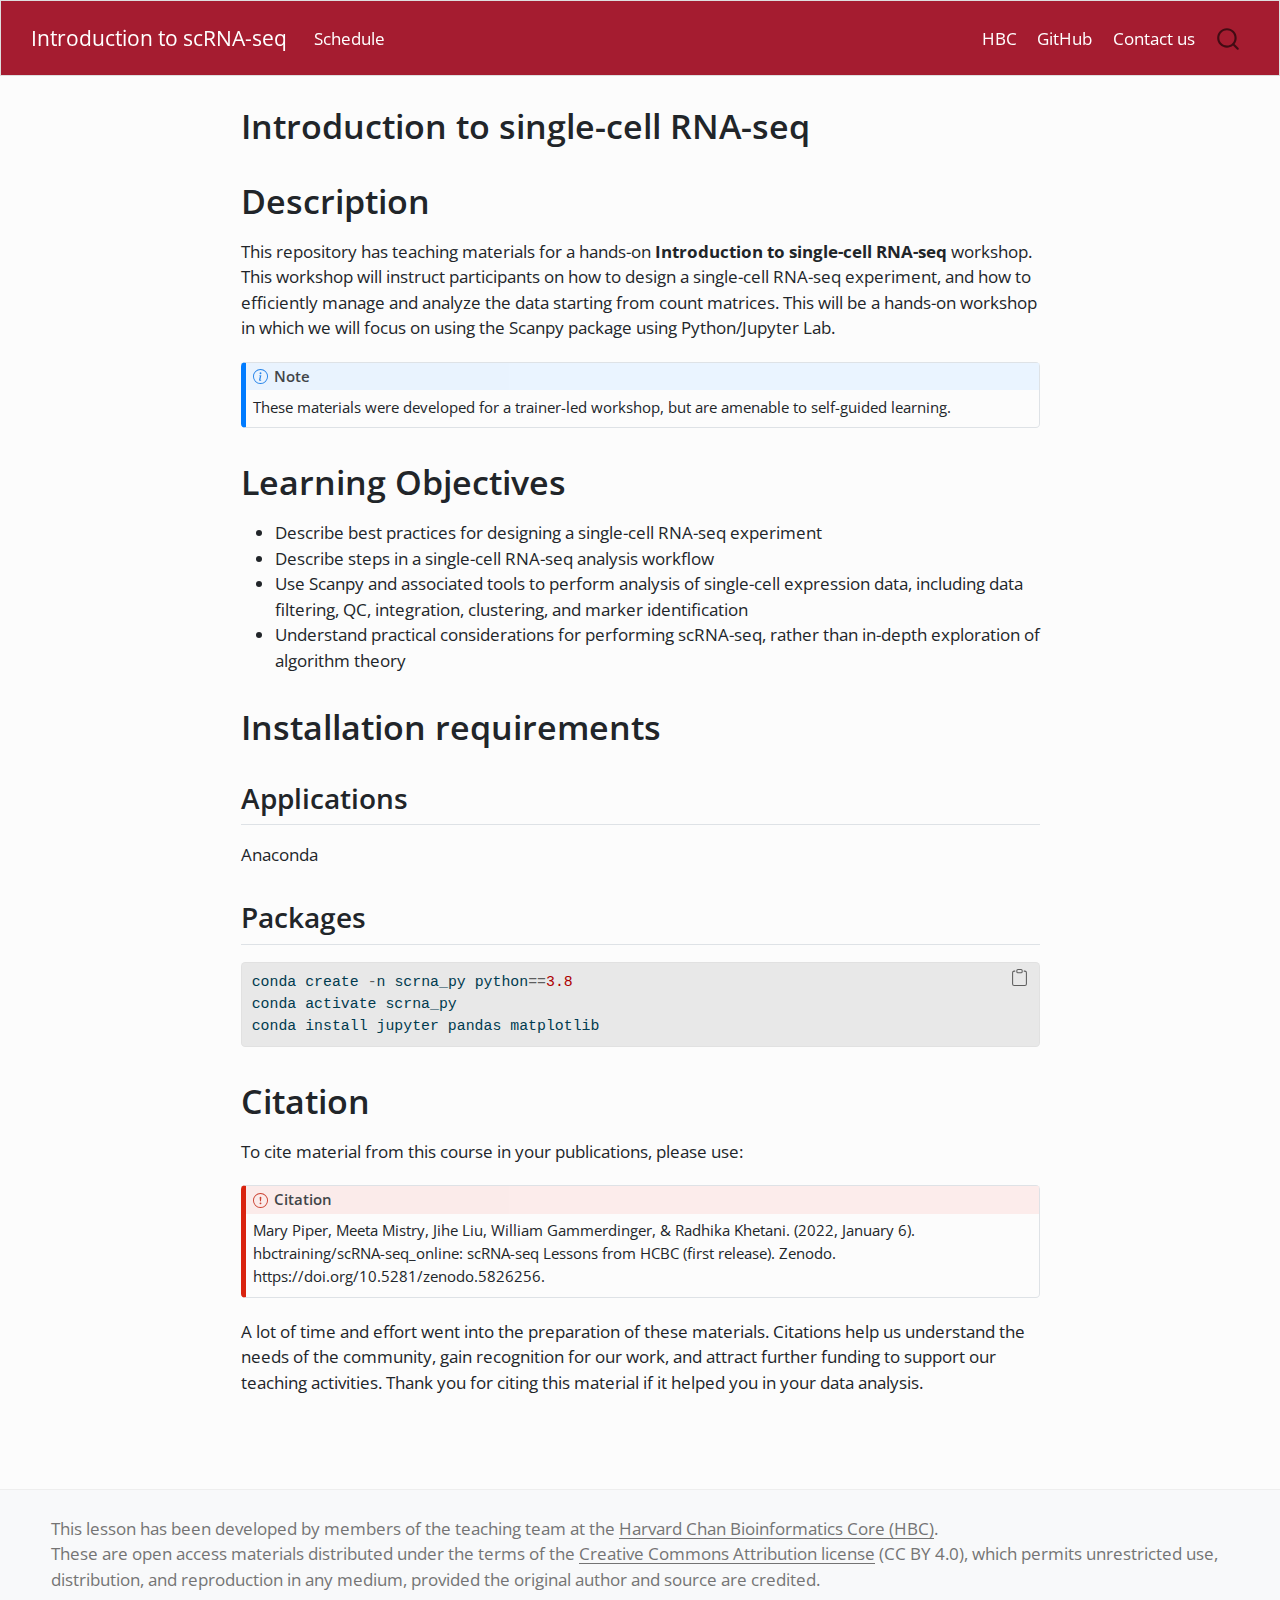
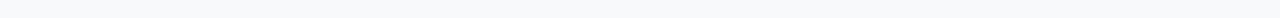
<file: docs/index.html>
<!DOCTYPE html>
<html xmlns="http://www.w3.org/1999/xhtml" lang="en" xml:lang="en"><head>

<meta charset="utf-8">
<meta name="generator" content="quarto-1.7.32">

<meta name="viewport" content="width=device-width, initial-scale=1.0, user-scalable=yes">


<title>Introduction to single-cell RNA-seq – Introduction to scRNA-seq</title>
<style>
code{white-space: pre-wrap;}
span.smallcaps{font-variant: small-caps;}
div.columns{display: flex; gap: min(4vw, 1.5em);}
div.column{flex: auto; overflow-x: auto;}
div.hanging-indent{margin-left: 1.5em; text-indent: -1.5em;}
ul.task-list{list-style: none;}
ul.task-list li input[type="checkbox"] {
  width: 0.8em;
  margin: 0 0.8em 0.2em -1em; /* quarto-specific, see https://github.com/quarto-dev/quarto-cli/issues/4556 */ 
  vertical-align: middle;
}
/* CSS for syntax highlighting */
html { -webkit-text-size-adjust: 100%; }
pre > code.sourceCode { white-space: pre; position: relative; }
pre > code.sourceCode > span { display: inline-block; line-height: 1.25; }
pre > code.sourceCode > span:empty { height: 1.2em; }
.sourceCode { overflow: visible; }
code.sourceCode > span { color: inherit; text-decoration: inherit; }
div.sourceCode { margin: 1em 0; }
pre.sourceCode { margin: 0; }
@media screen {
div.sourceCode { overflow: auto; }
}
@media print {
pre > code.sourceCode { white-space: pre-wrap; }
pre > code.sourceCode > span { text-indent: -5em; padding-left: 5em; }
}
pre.numberSource code
  { counter-reset: source-line 0; }
pre.numberSource code > span
  { position: relative; left: -4em; counter-increment: source-line; }
pre.numberSource code > span > a:first-child::before
  { content: counter(source-line);
    position: relative; left: -1em; text-align: right; vertical-align: baseline;
    border: none; display: inline-block;
    -webkit-touch-callout: none; -webkit-user-select: none;
    -khtml-user-select: none; -moz-user-select: none;
    -ms-user-select: none; user-select: none;
    padding: 0 4px; width: 4em;
  }
pre.numberSource { margin-left: 3em;  padding-left: 4px; }
div.sourceCode
  {   }
@media screen {
pre > code.sourceCode > span > a:first-child::before { text-decoration: underline; }
}
</style>


<script src="site_libs/quarto-nav/quarto-nav.js"></script>
<script src="site_libs/quarto-nav/headroom.min.js"></script>
<script src="site_libs/clipboard/clipboard.min.js"></script>
<script src="site_libs/quarto-search/autocomplete.umd.js"></script>
<script src="site_libs/quarto-search/fuse.min.js"></script>
<script src="site_libs/quarto-search/quarto-search.js"></script>
<meta name="quarto:offset" content="./">
<script src="site_libs/quarto-html/quarto.js" type="module"></script>
<script src="site_libs/quarto-html/tabsets/tabsets.js" type="module"></script>
<script src="site_libs/quarto-html/popper.min.js"></script>
<script src="site_libs/quarto-html/tippy.umd.min.js"></script>
<script src="site_libs/quarto-html/anchor.min.js"></script>
<link href="site_libs/quarto-html/tippy.css" rel="stylesheet">
<link href="site_libs/quarto-html/quarto-syntax-highlighting-37eea08aefeeee20ff55810ff984fec1.css" rel="stylesheet" id="quarto-text-highlighting-styles">
<script src="site_libs/bootstrap/bootstrap.min.js"></script>
<link href="site_libs/bootstrap/bootstrap-icons.css" rel="stylesheet">
<link href="site_libs/bootstrap/bootstrap-67e3698c9357a87fd1a0e9aab97ce577.min.css" rel="stylesheet" append-hash="true" id="quarto-bootstrap" data-mode="light">
<script id="quarto-search-options" type="application/json">{
  "location": "navbar",
  "copy-button": false,
  "collapse-after": 3,
  "panel-placement": "end",
  "type": "overlay",
  "limit": 50,
  "keyboard-shortcut": [
    "f",
    "/",
    "s"
  ],
  "show-item-context": false,
  "language": {
    "search-no-results-text": "No results",
    "search-matching-documents-text": "matching documents",
    "search-copy-link-title": "Copy link to search",
    "search-hide-matches-text": "Hide additional matches",
    "search-more-match-text": "more match in this document",
    "search-more-matches-text": "more matches in this document",
    "search-clear-button-title": "Clear",
    "search-text-placeholder": "",
    "search-detached-cancel-button-title": "Cancel",
    "search-submit-button-title": "Submit",
    "search-label": "Search"
  }
}</script>


<link rel="stylesheet" href="css/styles.css">
</head>

<body class="nav-fixed fullcontent quarto-light">

<div id="quarto-search-results"></div>
  <header id="quarto-header" class="headroom fixed-top">
    <nav class="navbar navbar-expand-lg " data-bs-theme="dark">
      <div class="navbar-container container-fluid">
      <div class="navbar-brand-container mx-auto">
    <a class="navbar-brand" href="./index.html">
    <span class="navbar-title">Introduction to scRNA-seq</span>
    </a>
  </div>
            <div id="quarto-search" class="" title="Search"></div>
          <button class="navbar-toggler" type="button" data-bs-toggle="collapse" data-bs-target="#navbarCollapse" aria-controls="navbarCollapse" role="menu" aria-expanded="false" aria-label="Toggle navigation" onclick="if (window.quartoToggleHeadroom) { window.quartoToggleHeadroom(); }">
  <span class="navbar-toggler-icon"></span>
</button>
          <div class="collapse navbar-collapse" id="navbarCollapse">
            <ul class="navbar-nav navbar-nav-scroll me-auto">
  <li class="nav-item">
    <a class="nav-link" href="./schedule/schedule.html"> 
<span class="menu-text">Schedule</span></a>
  </li>  
</ul>
            <ul class="navbar-nav navbar-nav-scroll ms-auto">
  <li class="nav-item">
    <a class="nav-link" href="https://bioinformatics.sph.harvard.edu/"> 
<span class="menu-text">HBC</span></a>
  </li>  
  <li class="nav-item">
    <a class="nav-link" href="https://github.com/hbctraining/intro_r_rmd"> 
<span class="menu-text">GitHub</span></a>
  </li>  
  <li class="nav-item">
    <a class="nav-link" href="mailto:hbctraining@hsph.harvard.edu"> 
<span class="menu-text">Contact us</span></a>
  </li>  
</ul>
          </div> <!-- /navcollapse -->
            <div class="quarto-navbar-tools">
</div>
      </div> <!-- /container-fluid -->
    </nav>
</header>
<!-- content -->
<div id="quarto-content" class="quarto-container page-columns page-rows-contents page-layout-article page-navbar">
<!-- sidebar -->
<!-- margin-sidebar -->
    
<!-- main -->
<main class="content" id="quarto-document-content">

<header id="title-block-header" class="quarto-title-block default">
<div class="quarto-title">
<h1 class="title">Introduction to single-cell RNA-seq</h1>
</div>



<div class="quarto-title-meta">

    
  
    
  </div>
  


</header>


<section id="description" class="level1">
<h1>Description</h1>
<p>This repository has teaching materials for a hands-on <strong>Introduction to single-cell RNA-seq</strong> workshop. This workshop will instruct participants on how to design a single-cell RNA-seq experiment, and how to efficiently manage and analyze the data starting from count matrices. This will be a hands-on workshop in which we will focus on using the Scanpy package using Python/Jupyter Lab.</p>
<div class="callout callout-style-default callout-note callout-titled">
<div class="callout-header d-flex align-content-center">
<div class="callout-icon-container">
<i class="callout-icon"></i>
</div>
<div class="callout-title-container flex-fill">
Note
</div>
</div>
<div class="callout-body-container callout-body">
<p>These materials were developed for a trainer-led workshop, but are amenable to self-guided learning.</p>
</div>
</div>
</section>
<section id="learning-objectives" class="level1">
<h1>Learning Objectives</h1>
<ul>
<li>Describe best practices for designing a single-cell RNA-seq experiment</li>
<li>Describe steps in a single-cell RNA-seq analysis workflow</li>
<li>Use Scanpy and associated tools to perform analysis of single-cell expression data, including data filtering, QC, integration, clustering, and marker identification</li>
<li>Understand practical considerations for performing scRNA-seq, rather than in-depth exploration of algorithm theory</li>
</ul>
</section>
<section id="installation-requirements" class="level1">
<h1>Installation requirements</h1>
<section id="applications" class="level2">
<h2 class="anchored" data-anchor-id="applications">Applications</h2>
<p>Anaconda</p>
</section>
<section id="packages" class="level2">
<h2 class="anchored" data-anchor-id="packages">Packages</h2>
<div id="6bb6b8b0-3cf4-47eb-92d4-1ab98be867a7" class="cell" data-editable="true" data-quarto-private-1="{&quot;key&quot;:&quot;slideshow&quot;,&quot;value&quot;:{&quot;slide_type&quot;:&quot;&quot;}}" data-tags="[]">
<div class="sourceCode cell-code" id="cb1"><pre class="sourceCode python code-with-copy"><code class="sourceCode python"><span id="cb1-1"><a href="#cb1-1" aria-hidden="true" tabindex="-1"></a>conda create <span class="op">-</span>n scrna_py python<span class="op">==</span><span class="fl">3.8</span></span>
<span id="cb1-2"><a href="#cb1-2" aria-hidden="true" tabindex="-1"></a>conda activate scrna_py</span>
<span id="cb1-3"><a href="#cb1-3" aria-hidden="true" tabindex="-1"></a>conda install jupyter pandas matplotlib </span></code><button title="Copy to Clipboard" class="code-copy-button"><i class="bi"></i></button></pre></div>
</div>
</section>
</section>
<section id="citation" class="level1">
<h1>Citation</h1>
<p>To cite material from this course in your publications, please use:</p>
<div class="callout callout-style-default callout-important callout-titled">
<div class="callout-header d-flex align-content-center">
<div class="callout-icon-container">
<i class="callout-icon"></i>
</div>
<div class="callout-title-container flex-fill">
Citation
</div>
</div>
<div class="callout-body-container callout-body">
<p>Mary Piper, Meeta Mistry, Jihe Liu, William Gammerdinger, &amp; Radhika Khetani. (2022, January 6). hbctraining/scRNA-seq_online: scRNA-seq Lessons from HCBC (first release). Zenodo. https://doi.org/10.5281/zenodo.5826256.</p>
</div>
</div>
<p>A lot of time and effort went into the preparation of these materials. Citations help us understand the needs of the community, gain recognition for our work, and attract further funding to support our teaching activities. Thank you for citing this material if it helped you in your data analysis.</p>


</section>

</main> <!-- /main -->
<script id="quarto-html-after-body" type="application/javascript">
  window.document.addEventListener("DOMContentLoaded", function (event) {
    const icon = "";
    const anchorJS = new window.AnchorJS();
    anchorJS.options = {
      placement: 'right',
      icon: icon
    };
    anchorJS.add('.anchored');
    const isCodeAnnotation = (el) => {
      for (const clz of el.classList) {
        if (clz.startsWith('code-annotation-')) {                     
          return true;
        }
      }
      return false;
    }
    const onCopySuccess = function(e) {
      // button target
      const button = e.trigger;
      // don't keep focus
      button.blur();
      // flash "checked"
      button.classList.add('code-copy-button-checked');
      var currentTitle = button.getAttribute("title");
      button.setAttribute("title", "Copied!");
      let tooltip;
      if (window.bootstrap) {
        button.setAttribute("data-bs-toggle", "tooltip");
        button.setAttribute("data-bs-placement", "left");
        button.setAttribute("data-bs-title", "Copied!");
        tooltip = new bootstrap.Tooltip(button, 
          { trigger: "manual", 
            customClass: "code-copy-button-tooltip",
            offset: [0, -8]});
        tooltip.show();    
      }
      setTimeout(function() {
        if (tooltip) {
          tooltip.hide();
          button.removeAttribute("data-bs-title");
          button.removeAttribute("data-bs-toggle");
          button.removeAttribute("data-bs-placement");
        }
        button.setAttribute("title", currentTitle);
        button.classList.remove('code-copy-button-checked');
      }, 1000);
      // clear code selection
      e.clearSelection();
    }
    const getTextToCopy = function(trigger) {
        const codeEl = trigger.previousElementSibling.cloneNode(true);
        for (const childEl of codeEl.children) {
          if (isCodeAnnotation(childEl)) {
            childEl.remove();
          }
        }
        return codeEl.innerText;
    }
    const clipboard = new window.ClipboardJS('.code-copy-button:not([data-in-quarto-modal])', {
      text: getTextToCopy
    });
    clipboard.on('success', onCopySuccess);
    if (window.document.getElementById('quarto-embedded-source-code-modal')) {
      const clipboardModal = new window.ClipboardJS('.code-copy-button[data-in-quarto-modal]', {
        text: getTextToCopy,
        container: window.document.getElementById('quarto-embedded-source-code-modal')
      });
      clipboardModal.on('success', onCopySuccess);
    }
    const viewSource = window.document.getElementById('quarto-view-source') ||
                       window.document.getElementById('quarto-code-tools-source');
    if (viewSource) {
      const sourceUrl = viewSource.getAttribute("data-quarto-source-url");
      viewSource.addEventListener("click", function(e) {
        if (sourceUrl) {
          // rstudio viewer pane
          if (/\bcapabilities=\b/.test(window.location)) {
            window.open(sourceUrl);
          } else {
            window.location.href = sourceUrl;
          }
        } else {
          const modal = new bootstrap.Modal(document.getElementById('quarto-embedded-source-code-modal'));
          modal.show();
        }
        return false;
      });
    }
    function toggleCodeHandler(show) {
      return function(e) {
        const detailsSrc = window.document.querySelectorAll(".cell > details > .sourceCode");
        for (let i=0; i<detailsSrc.length; i++) {
          const details = detailsSrc[i].parentElement;
          if (show) {
            details.open = true;
          } else {
            details.removeAttribute("open");
          }
        }
        const cellCodeDivs = window.document.querySelectorAll(".cell > .sourceCode");
        const fromCls = show ? "hidden" : "unhidden";
        const toCls = show ? "unhidden" : "hidden";
        for (let i=0; i<cellCodeDivs.length; i++) {
          const codeDiv = cellCodeDivs[i];
          if (codeDiv.classList.contains(fromCls)) {
            codeDiv.classList.remove(fromCls);
            codeDiv.classList.add(toCls);
          } 
        }
        return false;
      }
    }
    const hideAllCode = window.document.getElementById("quarto-hide-all-code");
    if (hideAllCode) {
      hideAllCode.addEventListener("click", toggleCodeHandler(false));
    }
    const showAllCode = window.document.getElementById("quarto-show-all-code");
    if (showAllCode) {
      showAllCode.addEventListener("click", toggleCodeHandler(true));
    }
      var localhostRegex = new RegExp(/^(?:http|https):\/\/localhost\:?[0-9]*\//);
      var mailtoRegex = new RegExp(/^mailto:/);
        var filterRegex = new RegExp('/' + window.location.host + '/');
      var isInternal = (href) => {
          return filterRegex.test(href) || localhostRegex.test(href) || mailtoRegex.test(href);
      }
      // Inspect non-navigation links and adorn them if external
     var links = window.document.querySelectorAll('a[href]:not(.nav-link):not(.navbar-brand):not(.toc-action):not(.sidebar-link):not(.sidebar-item-toggle):not(.pagination-link):not(.no-external):not([aria-hidden]):not(.dropdown-item):not(.quarto-navigation-tool):not(.about-link)');
      for (var i=0; i<links.length; i++) {
        const link = links[i];
        if (!isInternal(link.href)) {
          // undo the damage that might have been done by quarto-nav.js in the case of
          // links that we want to consider external
          if (link.dataset.originalHref !== undefined) {
            link.href = link.dataset.originalHref;
          }
        }
      }
    function tippyHover(el, contentFn, onTriggerFn, onUntriggerFn) {
      const config = {
        allowHTML: true,
        maxWidth: 500,
        delay: 100,
        arrow: false,
        appendTo: function(el) {
            return el.parentElement;
        },
        interactive: true,
        interactiveBorder: 10,
        theme: 'quarto',
        placement: 'bottom-start',
      };
      if (contentFn) {
        config.content = contentFn;
      }
      if (onTriggerFn) {
        config.onTrigger = onTriggerFn;
      }
      if (onUntriggerFn) {
        config.onUntrigger = onUntriggerFn;
      }
      window.tippy(el, config); 
    }
    const noterefs = window.document.querySelectorAll('a[role="doc-noteref"]');
    for (var i=0; i<noterefs.length; i++) {
      const ref = noterefs[i];
      tippyHover(ref, function() {
        // use id or data attribute instead here
        let href = ref.getAttribute('data-footnote-href') || ref.getAttribute('href');
        try { href = new URL(href).hash; } catch {}
        const id = href.replace(/^#\/?/, "");
        const note = window.document.getElementById(id);
        if (note) {
          return note.innerHTML;
        } else {
          return "";
        }
      });
    }
    const xrefs = window.document.querySelectorAll('a.quarto-xref');
    const processXRef = (id, note) => {
      // Strip column container classes
      const stripColumnClz = (el) => {
        el.classList.remove("page-full", "page-columns");
        if (el.children) {
          for (const child of el.children) {
            stripColumnClz(child);
          }
        }
      }
      stripColumnClz(note)
      if (id === null || id.startsWith('sec-')) {
        // Special case sections, only their first couple elements
        const container = document.createElement("div");
        if (note.children && note.children.length > 2) {
          container.appendChild(note.children[0].cloneNode(true));
          for (let i = 1; i < note.children.length; i++) {
            const child = note.children[i];
            if (child.tagName === "P" && child.innerText === "") {
              continue;
            } else {
              container.appendChild(child.cloneNode(true));
              break;
            }
          }
          if (window.Quarto?.typesetMath) {
            window.Quarto.typesetMath(container);
          }
          return container.innerHTML
        } else {
          if (window.Quarto?.typesetMath) {
            window.Quarto.typesetMath(note);
          }
          return note.innerHTML;
        }
      } else {
        // Remove any anchor links if they are present
        const anchorLink = note.querySelector('a.anchorjs-link');
        if (anchorLink) {
          anchorLink.remove();
        }
        if (window.Quarto?.typesetMath) {
          window.Quarto.typesetMath(note);
        }
        if (note.classList.contains("callout")) {
          return note.outerHTML;
        } else {
          return note.innerHTML;
        }
      }
    }
    for (var i=0; i<xrefs.length; i++) {
      const xref = xrefs[i];
      tippyHover(xref, undefined, function(instance) {
        instance.disable();
        let url = xref.getAttribute('href');
        let hash = undefined; 
        if (url.startsWith('#')) {
          hash = url;
        } else {
          try { hash = new URL(url).hash; } catch {}
        }
        if (hash) {
          const id = hash.replace(/^#\/?/, "");
          const note = window.document.getElementById(id);
          if (note !== null) {
            try {
              const html = processXRef(id, note.cloneNode(true));
              instance.setContent(html);
            } finally {
              instance.enable();
              instance.show();
            }
          } else {
            // See if we can fetch this
            fetch(url.split('#')[0])
            .then(res => res.text())
            .then(html => {
              const parser = new DOMParser();
              const htmlDoc = parser.parseFromString(html, "text/html");
              const note = htmlDoc.getElementById(id);
              if (note !== null) {
                const html = processXRef(id, note);
                instance.setContent(html);
              } 
            }).finally(() => {
              instance.enable();
              instance.show();
            });
          }
        } else {
          // See if we can fetch a full url (with no hash to target)
          // This is a special case and we should probably do some content thinning / targeting
          fetch(url)
          .then(res => res.text())
          .then(html => {
            const parser = new DOMParser();
            const htmlDoc = parser.parseFromString(html, "text/html");
            const note = htmlDoc.querySelector('main.content');
            if (note !== null) {
              // This should only happen for chapter cross references
              // (since there is no id in the URL)
              // remove the first header
              if (note.children.length > 0 && note.children[0].tagName === "HEADER") {
                note.children[0].remove();
              }
              const html = processXRef(null, note);
              instance.setContent(html);
            } 
          }).finally(() => {
            instance.enable();
            instance.show();
          });
        }
      }, function(instance) {
      });
    }
        let selectedAnnoteEl;
        const selectorForAnnotation = ( cell, annotation) => {
          let cellAttr = 'data-code-cell="' + cell + '"';
          let lineAttr = 'data-code-annotation="' +  annotation + '"';
          const selector = 'span[' + cellAttr + '][' + lineAttr + ']';
          return selector;
        }
        const selectCodeLines = (annoteEl) => {
          const doc = window.document;
          const targetCell = annoteEl.getAttribute("data-target-cell");
          const targetAnnotation = annoteEl.getAttribute("data-target-annotation");
          const annoteSpan = window.document.querySelector(selectorForAnnotation(targetCell, targetAnnotation));
          const lines = annoteSpan.getAttribute("data-code-lines").split(",");
          const lineIds = lines.map((line) => {
            return targetCell + "-" + line;
          })
          let top = null;
          let height = null;
          let parent = null;
          if (lineIds.length > 0) {
              //compute the position of the single el (top and bottom and make a div)
              const el = window.document.getElementById(lineIds[0]);
              top = el.offsetTop;
              height = el.offsetHeight;
              parent = el.parentElement.parentElement;
            if (lineIds.length > 1) {
              const lastEl = window.document.getElementById(lineIds[lineIds.length - 1]);
              const bottom = lastEl.offsetTop + lastEl.offsetHeight;
              height = bottom - top;
            }
            if (top !== null && height !== null && parent !== null) {
              // cook up a div (if necessary) and position it 
              let div = window.document.getElementById("code-annotation-line-highlight");
              if (div === null) {
                div = window.document.createElement("div");
                div.setAttribute("id", "code-annotation-line-highlight");
                div.style.position = 'absolute';
                parent.appendChild(div);
              }
              div.style.top = top - 2 + "px";
              div.style.height = height + 4 + "px";
              div.style.left = 0;
              let gutterDiv = window.document.getElementById("code-annotation-line-highlight-gutter");
              if (gutterDiv === null) {
                gutterDiv = window.document.createElement("div");
                gutterDiv.setAttribute("id", "code-annotation-line-highlight-gutter");
                gutterDiv.style.position = 'absolute';
                const codeCell = window.document.getElementById(targetCell);
                const gutter = codeCell.querySelector('.code-annotation-gutter');
                gutter.appendChild(gutterDiv);
              }
              gutterDiv.style.top = top - 2 + "px";
              gutterDiv.style.height = height + 4 + "px";
            }
            selectedAnnoteEl = annoteEl;
          }
        };
        const unselectCodeLines = () => {
          const elementsIds = ["code-annotation-line-highlight", "code-annotation-line-highlight-gutter"];
          elementsIds.forEach((elId) => {
            const div = window.document.getElementById(elId);
            if (div) {
              div.remove();
            }
          });
          selectedAnnoteEl = undefined;
        };
          // Handle positioning of the toggle
      window.addEventListener(
        "resize",
        throttle(() => {
          elRect = undefined;
          if (selectedAnnoteEl) {
            selectCodeLines(selectedAnnoteEl);
          }
        }, 10)
      );
      function throttle(fn, ms) {
      let throttle = false;
      let timer;
        return (...args) => {
          if(!throttle) { // first call gets through
              fn.apply(this, args);
              throttle = true;
          } else { // all the others get throttled
              if(timer) clearTimeout(timer); // cancel #2
              timer = setTimeout(() => {
                fn.apply(this, args);
                timer = throttle = false;
              }, ms);
          }
        };
      }
        // Attach click handler to the DT
        const annoteDls = window.document.querySelectorAll('dt[data-target-cell]');
        for (const annoteDlNode of annoteDls) {
          annoteDlNode.addEventListener('click', (event) => {
            const clickedEl = event.target;
            if (clickedEl !== selectedAnnoteEl) {
              unselectCodeLines();
              const activeEl = window.document.querySelector('dt[data-target-cell].code-annotation-active');
              if (activeEl) {
                activeEl.classList.remove('code-annotation-active');
              }
              selectCodeLines(clickedEl);
              clickedEl.classList.add('code-annotation-active');
            } else {
              // Unselect the line
              unselectCodeLines();
              clickedEl.classList.remove('code-annotation-active');
            }
          });
        }
    const findCites = (el) => {
      const parentEl = el.parentElement;
      if (parentEl) {
        const cites = parentEl.dataset.cites;
        if (cites) {
          return {
            el,
            cites: cites.split(' ')
          };
        } else {
          return findCites(el.parentElement)
        }
      } else {
        return undefined;
      }
    };
    var bibliorefs = window.document.querySelectorAll('a[role="doc-biblioref"]');
    for (var i=0; i<bibliorefs.length; i++) {
      const ref = bibliorefs[i];
      const citeInfo = findCites(ref);
      if (citeInfo) {
        tippyHover(citeInfo.el, function() {
          var popup = window.document.createElement('div');
          citeInfo.cites.forEach(function(cite) {
            var citeDiv = window.document.createElement('div');
            citeDiv.classList.add('hanging-indent');
            citeDiv.classList.add('csl-entry');
            var biblioDiv = window.document.getElementById('ref-' + cite);
            if (biblioDiv) {
              citeDiv.innerHTML = biblioDiv.innerHTML;
            }
            popup.appendChild(citeDiv);
          });
          return popup.innerHTML;
        });
      }
    }
  });
  </script>
</div> <!-- /content -->
<footer class="footer">
  <div class="nav-footer">
    <div class="nav-footer-left">
      &nbsp;
    </div>   
    <div class="nav-footer-center">
<p>This lesson has been developed by members of the teaching team at the <a href="http://bioinformatics.sph.harvard.edu/">Harvard Chan Bioinformatics Core (HBC)</a>. <br> These are open access materials distributed under the terms of the <a href="https://creativecommons.org/licenses/by/4.0/">Creative Commons Attribution license</a> (CC BY 4.0), which permits unrestricted use, distribution, and reproduction in any medium, provided the original author and source are credited.</p>
</div>
    <div class="nav-footer-right">
      &nbsp;
    </div>
  </div>
</footer>




</body></html>
</file>
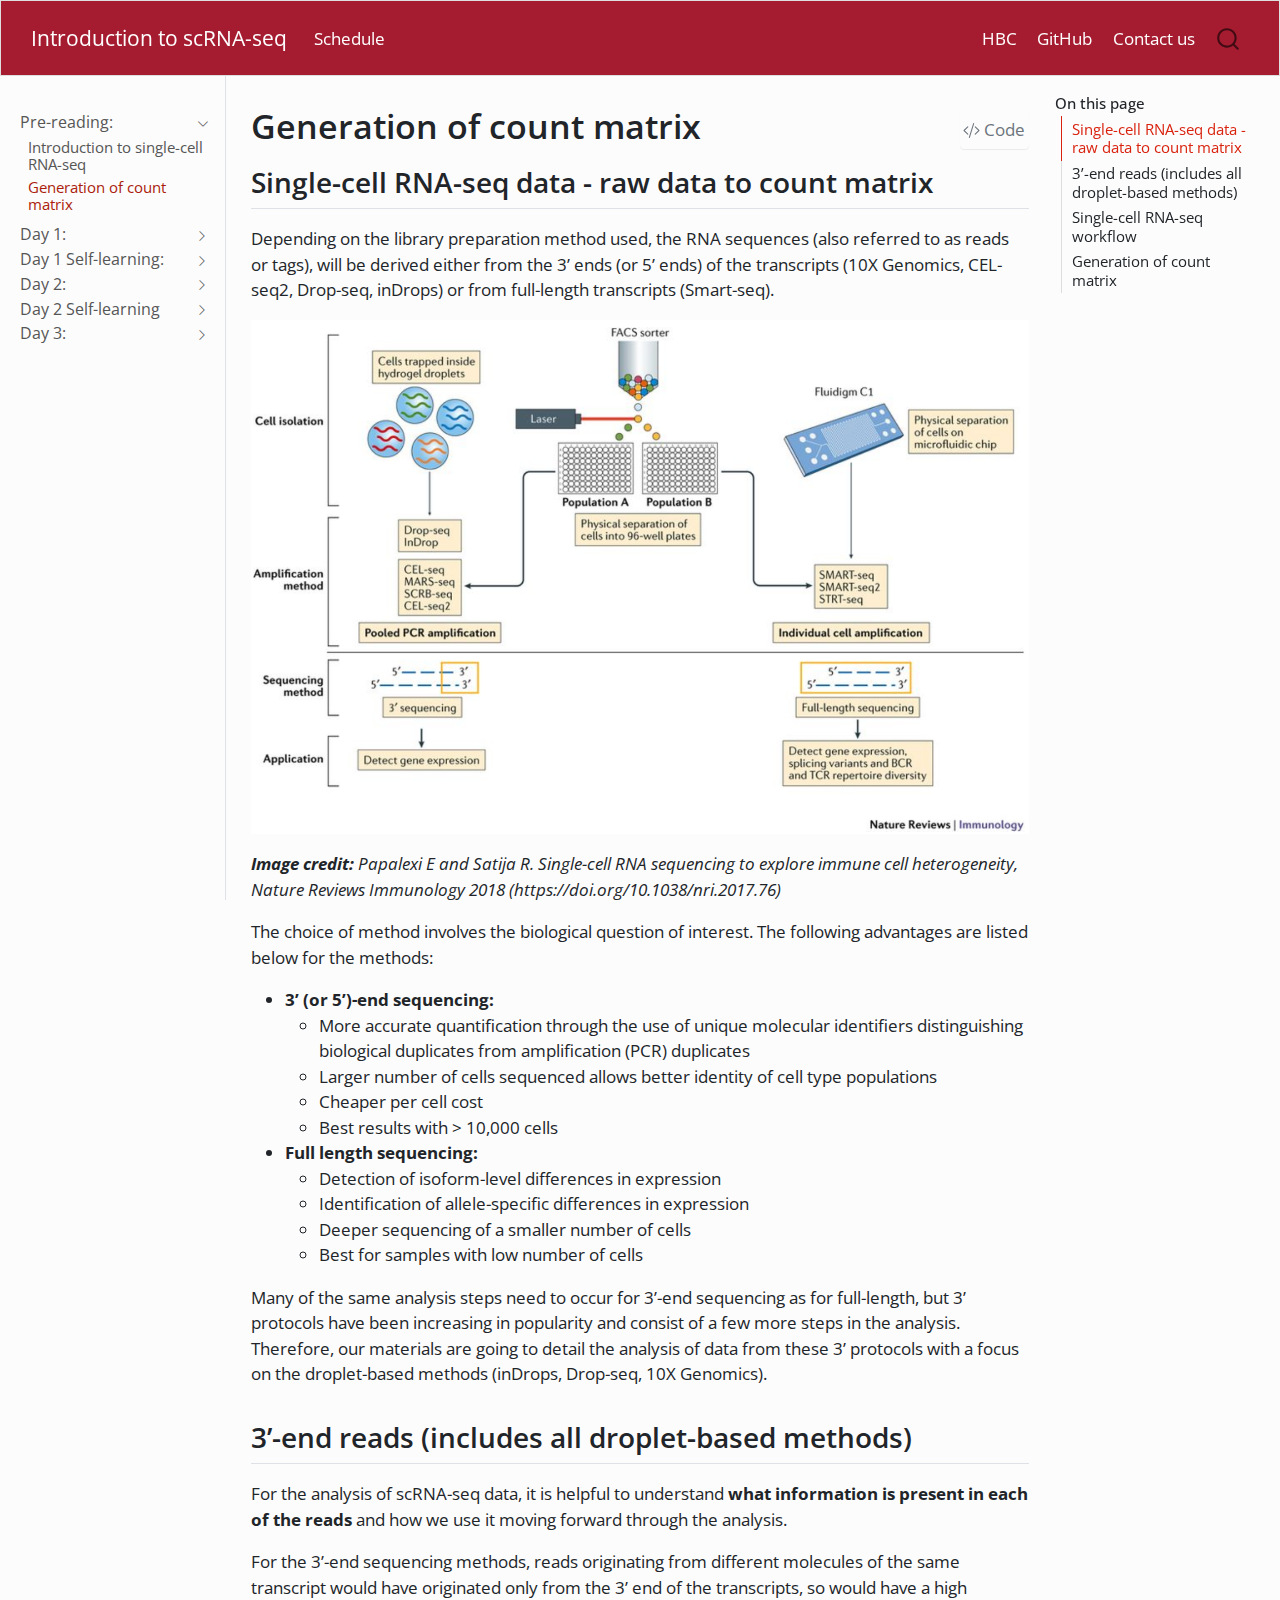
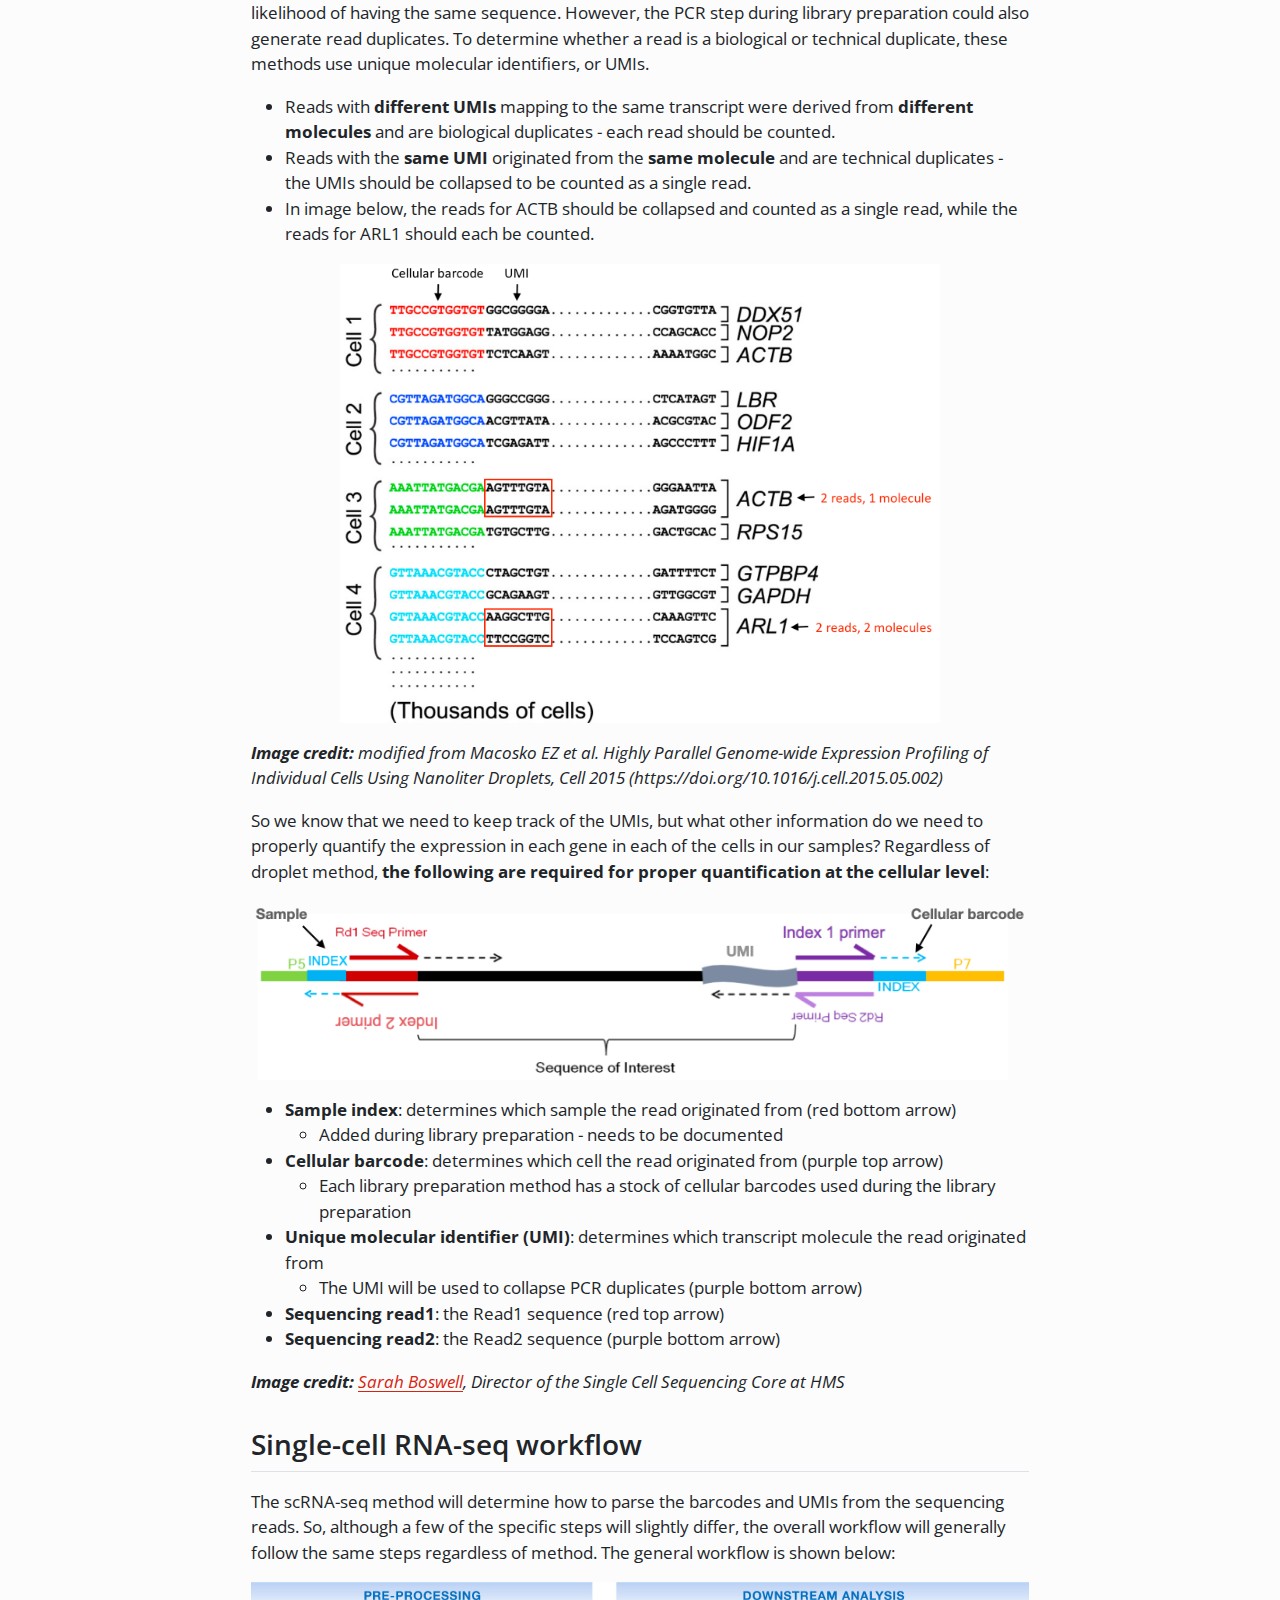
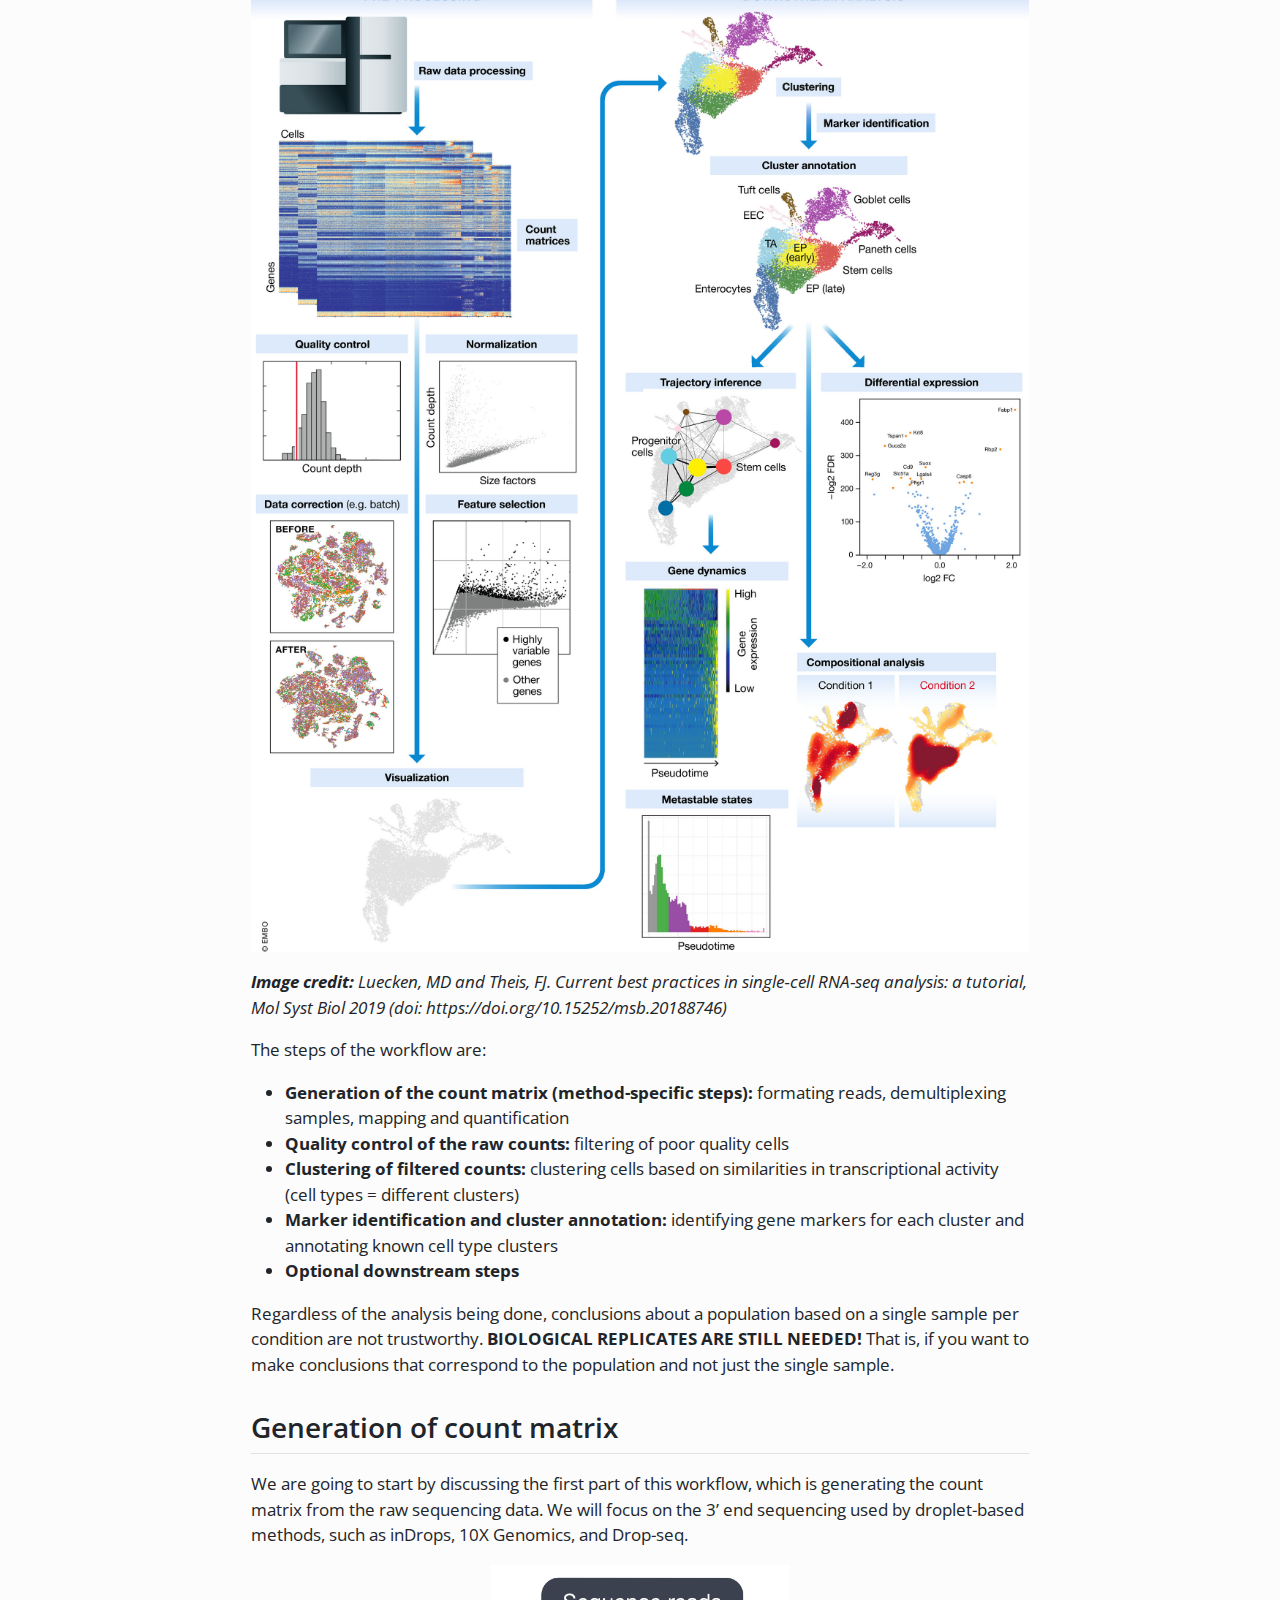
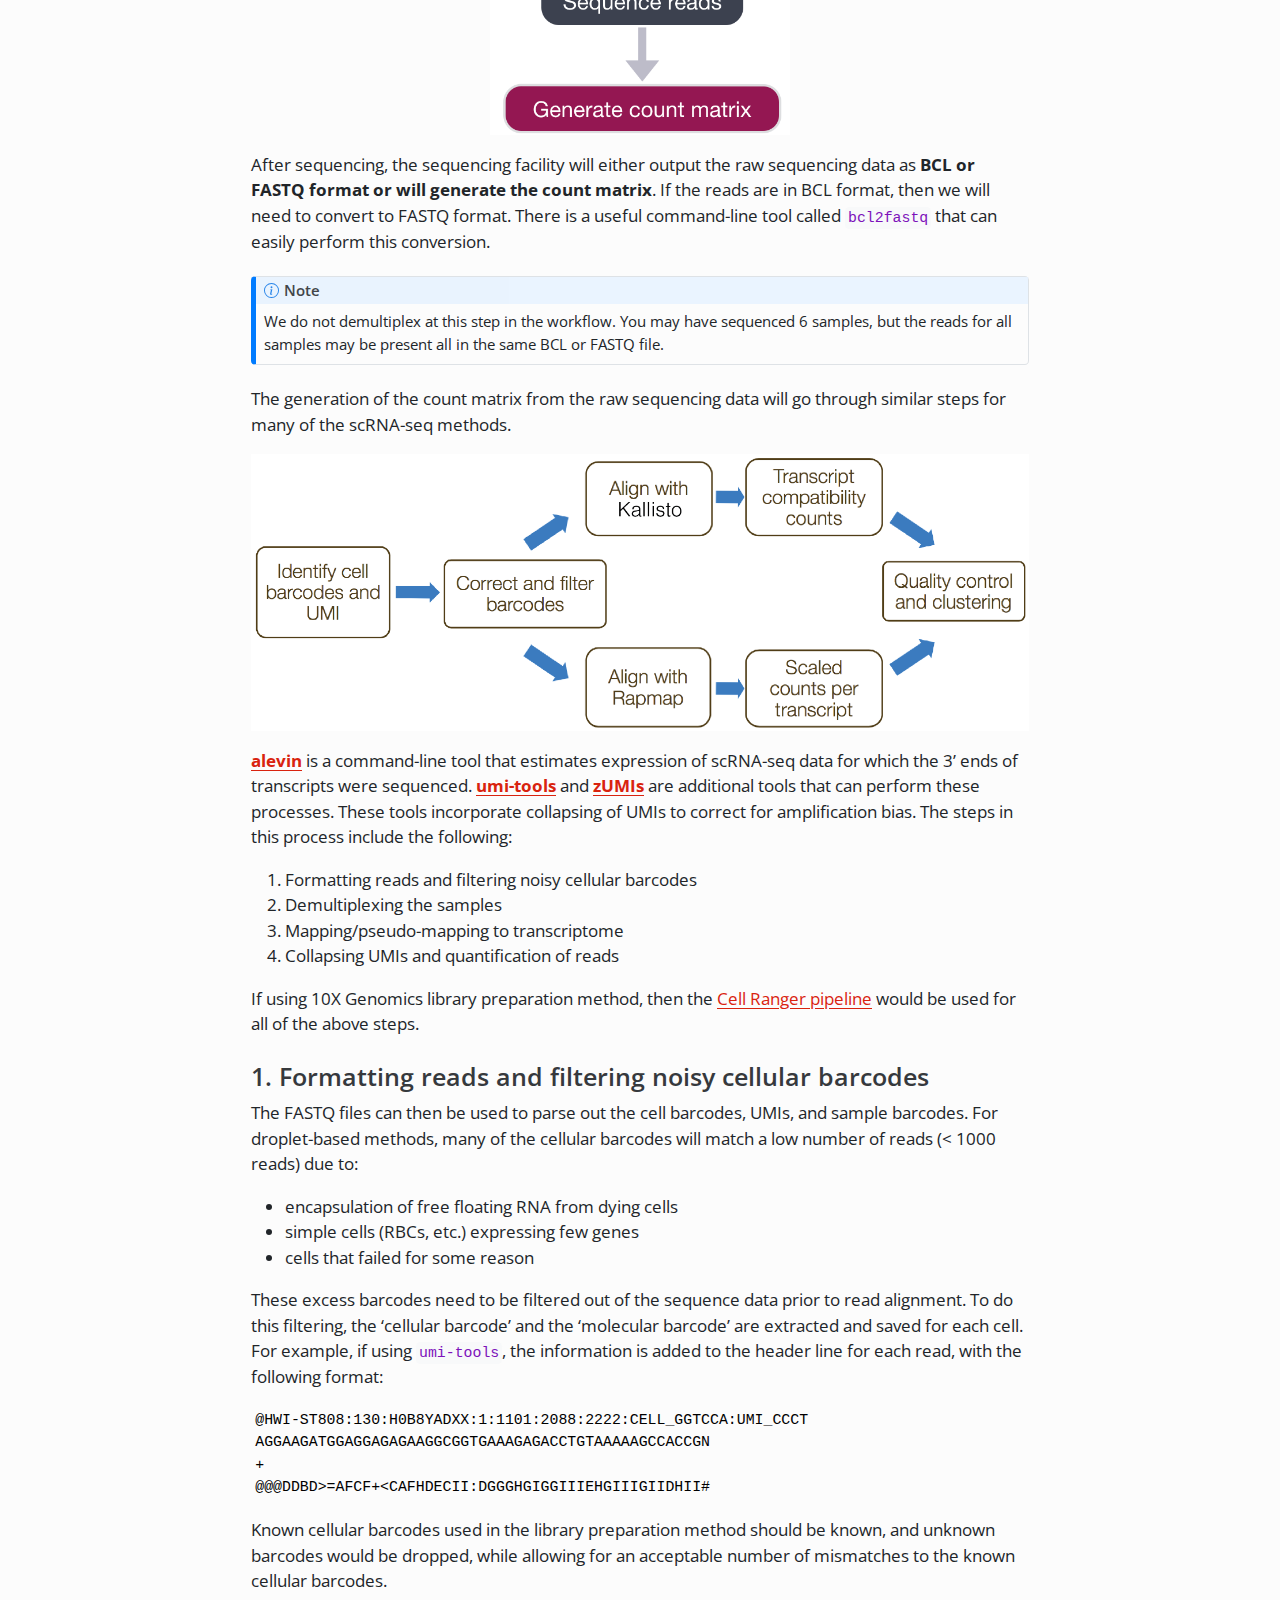
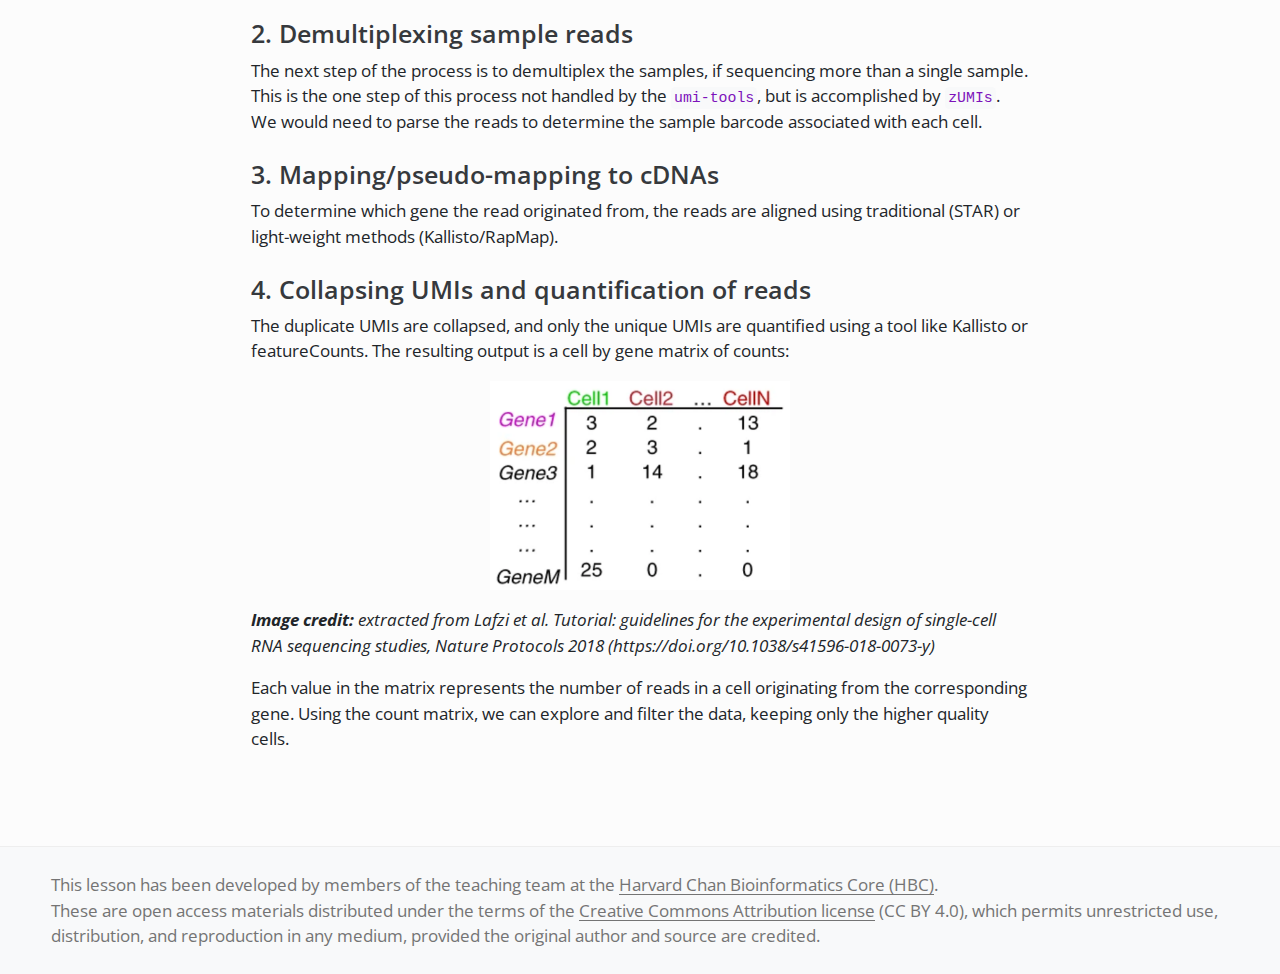
<file: docs/lessons/02_SC_generation_of_count_matrix.html>
<!DOCTYPE html>
<html xmlns="http://www.w3.org/1999/xhtml" lang="en" xml:lang="en"><head>

<meta charset="utf-8">
<meta name="generator" content="quarto-1.7.32">

<meta name="viewport" content="width=device-width, initial-scale=1.0, user-scalable=yes">

<meta name="author" content="Mary Piper, Lorena Pantano, Meeta Mistry, Radhika Khetani, Rory Kirchner">

<title>Generation of count matrix – Introduction to scRNA-seq</title>
<style>
code{white-space: pre-wrap;}
span.smallcaps{font-variant: small-caps;}
div.columns{display: flex; gap: min(4vw, 1.5em);}
div.column{flex: auto; overflow-x: auto;}
div.hanging-indent{margin-left: 1.5em; text-indent: -1.5em;}
ul.task-list{list-style: none;}
ul.task-list li input[type="checkbox"] {
  width: 0.8em;
  margin: 0 0.8em 0.2em -1em; /* quarto-specific, see https://github.com/quarto-dev/quarto-cli/issues/4556 */ 
  vertical-align: middle;
}
/* CSS for syntax highlighting */
html { -webkit-text-size-adjust: 100%; }
pre > code.sourceCode { white-space: pre; position: relative; }
pre > code.sourceCode > span { display: inline-block; line-height: 1.25; }
pre > code.sourceCode > span:empty { height: 1.2em; }
.sourceCode { overflow: visible; }
code.sourceCode > span { color: inherit; text-decoration: inherit; }
div.sourceCode { margin: 1em 0; }
pre.sourceCode { margin: 0; }
@media screen {
div.sourceCode { overflow: auto; }
}
@media print {
pre > code.sourceCode { white-space: pre-wrap; }
pre > code.sourceCode > span { text-indent: -5em; padding-left: 5em; }
}
pre.numberSource code
  { counter-reset: source-line 0; }
pre.numberSource code > span
  { position: relative; left: -4em; counter-increment: source-line; }
pre.numberSource code > span > a:first-child::before
  { content: counter(source-line);
    position: relative; left: -1em; text-align: right; vertical-align: baseline;
    border: none; display: inline-block;
    -webkit-touch-callout: none; -webkit-user-select: none;
    -khtml-user-select: none; -moz-user-select: none;
    -ms-user-select: none; user-select: none;
    padding: 0 4px; width: 4em;
  }
pre.numberSource { margin-left: 3em;  padding-left: 4px; }
div.sourceCode
  {   }
@media screen {
pre > code.sourceCode > span > a:first-child::before { text-decoration: underline; }
}
</style>


<script src="../site_libs/quarto-nav/quarto-nav.js"></script>
<script src="../site_libs/quarto-nav/headroom.min.js"></script>
<script src="../site_libs/clipboard/clipboard.min.js"></script>
<script src="../site_libs/quarto-search/autocomplete.umd.js"></script>
<script src="../site_libs/quarto-search/fuse.min.js"></script>
<script src="../site_libs/quarto-search/quarto-search.js"></script>
<meta name="quarto:offset" content="../">
<script src="../site_libs/quarto-html/quarto.js" type="module"></script>
<script src="../site_libs/quarto-html/tabsets/tabsets.js" type="module"></script>
<script src="../site_libs/quarto-html/popper.min.js"></script>
<script src="../site_libs/quarto-html/tippy.umd.min.js"></script>
<script src="../site_libs/quarto-html/anchor.min.js"></script>
<link href="../site_libs/quarto-html/tippy.css" rel="stylesheet">
<link href="../site_libs/quarto-html/quarto-syntax-highlighting-37eea08aefeeee20ff55810ff984fec1.css" rel="stylesheet" id="quarto-text-highlighting-styles">
<script src="../site_libs/bootstrap/bootstrap.min.js"></script>
<link href="../site_libs/bootstrap/bootstrap-icons.css" rel="stylesheet">
<link href="../site_libs/bootstrap/bootstrap-67e3698c9357a87fd1a0e9aab97ce577.min.css" rel="stylesheet" append-hash="true" id="quarto-bootstrap" data-mode="light">
<script id="quarto-search-options" type="application/json">{
  "location": "navbar",
  "copy-button": false,
  "collapse-after": 3,
  "panel-placement": "end",
  "type": "overlay",
  "limit": 50,
  "keyboard-shortcut": [
    "f",
    "/",
    "s"
  ],
  "show-item-context": false,
  "language": {
    "search-no-results-text": "No results",
    "search-matching-documents-text": "matching documents",
    "search-copy-link-title": "Copy link to search",
    "search-hide-matches-text": "Hide additional matches",
    "search-more-match-text": "more match in this document",
    "search-more-matches-text": "more matches in this document",
    "search-clear-button-title": "Clear",
    "search-text-placeholder": "",
    "search-detached-cancel-button-title": "Cancel",
    "search-submit-button-title": "Submit",
    "search-label": "Search"
  }
}</script>


<link rel="stylesheet" href="../css/styles.css">
</head>

<body class="nav-sidebar docked nav-fixed quarto-light">

<div id="quarto-search-results"></div>
  <header id="quarto-header" class="headroom fixed-top">
    <nav class="navbar navbar-expand-lg " data-bs-theme="dark">
      <div class="navbar-container container-fluid">
      <div class="navbar-brand-container mx-auto">
    <a class="navbar-brand" href="../index.html">
    <span class="navbar-title">Introduction to scRNA-seq</span>
    </a>
  </div>
            <div id="quarto-search" class="" title="Search"></div>
          <button class="navbar-toggler" type="button" data-bs-toggle="collapse" data-bs-target="#navbarCollapse" aria-controls="navbarCollapse" role="menu" aria-expanded="false" aria-label="Toggle navigation" onclick="if (window.quartoToggleHeadroom) { window.quartoToggleHeadroom(); }">
  <span class="navbar-toggler-icon"></span>
</button>
          <div class="collapse navbar-collapse" id="navbarCollapse">
            <ul class="navbar-nav navbar-nav-scroll me-auto">
  <li class="nav-item">
    <a class="nav-link" href="../schedule/schedule.html"> 
<span class="menu-text">Schedule</span></a>
  </li>  
</ul>
            <ul class="navbar-nav navbar-nav-scroll ms-auto">
  <li class="nav-item">
    <a class="nav-link" href="https://bioinformatics.sph.harvard.edu/"> 
<span class="menu-text">HBC</span></a>
  </li>  
  <li class="nav-item">
    <a class="nav-link" href="https://github.com/hbctraining/intro_r_rmd"> 
<span class="menu-text">GitHub</span></a>
  </li>  
  <li class="nav-item">
    <a class="nav-link" href="mailto:hbctraining@hsph.harvard.edu"> 
<span class="menu-text">Contact us</span></a>
  </li>  
</ul>
          </div> <!-- /navcollapse -->
            <div class="quarto-navbar-tools">
</div>
      </div> <!-- /container-fluid -->
    </nav>
  <nav class="quarto-secondary-nav">
    <div class="container-fluid d-flex">
      <button type="button" class="quarto-btn-toggle btn" data-bs-toggle="collapse" role="button" data-bs-target=".quarto-sidebar-collapse-item" aria-controls="quarto-sidebar" aria-expanded="false" aria-label="Toggle sidebar navigation" onclick="if (window.quartoToggleHeadroom) { window.quartoToggleHeadroom(); }">
        <i class="bi bi-layout-text-sidebar-reverse"></i>
      </button>
        <nav class="quarto-page-breadcrumbs" aria-label="breadcrumb"><ol class="breadcrumb"><li class="breadcrumb-item"><a href="../lessons/01_intro_to_scRNA-seq.html">Pre-reading:</a></li><li class="breadcrumb-item"><a href="../lessons/02_SC_generation_of_count_matrix.html">Generation of count matrix</a></li></ol></nav>
        <a class="flex-grow-1" role="navigation" data-bs-toggle="collapse" data-bs-target=".quarto-sidebar-collapse-item" aria-controls="quarto-sidebar" aria-expanded="false" aria-label="Toggle sidebar navigation" onclick="if (window.quartoToggleHeadroom) { window.quartoToggleHeadroom(); }">      
        </a>
    </div>
  </nav>
</header>
<!-- content -->
<div id="quarto-content" class="quarto-container page-columns page-rows-contents page-layout-article page-navbar">
<!-- sidebar -->
  <nav id="quarto-sidebar" class="sidebar collapse collapse-horizontal quarto-sidebar-collapse-item sidebar-navigation docked overflow-auto">
    <div class="sidebar-menu-container"> 
    <ul class="list-unstyled mt-1">
        <li class="sidebar-item sidebar-item-section">
      <div class="sidebar-item-container"> 
            <a class="sidebar-item-text sidebar-link text-start" data-bs-toggle="collapse" data-bs-target="#quarto-sidebar-section-1" role="navigation" aria-expanded="true">
 <span class="menu-text">Pre-reading:</span></a>
          <a class="sidebar-item-toggle text-start" data-bs-toggle="collapse" data-bs-target="#quarto-sidebar-section-1" role="navigation" aria-expanded="true" aria-label="Toggle section">
            <i class="bi bi-chevron-right ms-2"></i>
          </a> 
      </div>
      <ul id="quarto-sidebar-section-1" class="collapse list-unstyled sidebar-section depth1 show">  
          <li class="sidebar-item">
  <div class="sidebar-item-container"> 
  <a href="../lessons/01_intro_to_scRNA-seq.html" class="sidebar-item-text sidebar-link">
 <span class="menu-text">Introduction to single-cell RNA-seq</span></a>
  </div>
</li>
          <li class="sidebar-item">
  <div class="sidebar-item-container"> 
  <a href="../lessons/02_SC_generation_of_count_matrix.html" class="sidebar-item-text sidebar-link active">
 <span class="menu-text">Generation of count matrix</span></a>
  </div>
</li>
      </ul>
  </li>
        <li class="sidebar-item sidebar-item-section">
      <div class="sidebar-item-container"> 
            <a class="sidebar-item-text sidebar-link text-start collapsed" data-bs-toggle="collapse" data-bs-target="#quarto-sidebar-section-2" role="navigation" aria-expanded="false">
 <span class="menu-text">Day 1:</span></a>
          <a class="sidebar-item-toggle text-start collapsed" data-bs-toggle="collapse" data-bs-target="#quarto-sidebar-section-2" role="navigation" aria-expanded="false" aria-label="Toggle section">
            <i class="bi bi-chevron-right ms-2"></i>
          </a> 
      </div>
      <ul id="quarto-sidebar-section-2" class="collapse list-unstyled sidebar-section depth1 ">  
          <li class="sidebar-item">
  <div class="sidebar-item-container"> 
  <a href="../lessons/03_SC_quality_control-setup.html" class="sidebar-item-text sidebar-link">
 <span class="menu-text">Quality Control Setup</span></a>
  </div>
</li>
      </ul>
  </li>
        <li class="sidebar-item sidebar-item-section">
      <div class="sidebar-item-container"> 
            <a class="sidebar-item-text sidebar-link text-start collapsed" data-bs-toggle="collapse" data-bs-target="#quarto-sidebar-section-3" role="navigation" aria-expanded="false">
 <span class="menu-text">Day 1 Self-learning:</span></a>
          <a class="sidebar-item-toggle text-start collapsed" data-bs-toggle="collapse" data-bs-target="#quarto-sidebar-section-3" role="navigation" aria-expanded="false" aria-label="Toggle section">
            <i class="bi bi-chevron-right ms-2"></i>
          </a> 
      </div>
      <ul id="quarto-sidebar-section-3" class="collapse list-unstyled sidebar-section depth1 ">  
          <li class="sidebar-item">
  <div class="sidebar-item-container"> 
  <a href="../lessons/04_cellranger_QC.html" class="sidebar-item-text sidebar-link">
 <span class="menu-text">Quality Control of Cellranger Output</span></a>
  </div>
</li>
          <li class="sidebar-item">
  <div class="sidebar-item-container"> 
  <a href="../lessons/04_SC_quality_control.html" class="sidebar-item-text sidebar-link">
 <span class="menu-text">Quality Control Analysis</span></a>
  </div>
</li>
          <li class="sidebar-item">
  <div class="sidebar-item-container"> 
  <a href="../lessons/05_theory_of_PCA.html" class="sidebar-item-text sidebar-link">
 <span class="menu-text">Theory of PCA</span></a>
  </div>
</li>
      </ul>
  </li>
        <li class="sidebar-item sidebar-item-section">
      <div class="sidebar-item-container"> 
            <a class="sidebar-item-text sidebar-link text-start collapsed" data-bs-toggle="collapse" data-bs-target="#quarto-sidebar-section-4" role="navigation" aria-expanded="false">
 <span class="menu-text">Day 2:</span></a>
          <a class="sidebar-item-toggle text-start collapsed" data-bs-toggle="collapse" data-bs-target="#quarto-sidebar-section-4" role="navigation" aria-expanded="false" aria-label="Toggle section">
            <i class="bi bi-chevron-right ms-2"></i>
          </a> 
      </div>
      <ul id="quarto-sidebar-section-4" class="collapse list-unstyled sidebar-section depth1 ">  
          <li class="sidebar-item">
 <span class="menu-text">lessons/06_SC_SCT_normalization.qmd</span>
  </li>
          <li class="sidebar-item">
 <span class="menu-text">lessons/06a_integration_cca_theory.qmd</span>
  </li>
      </ul>
  </li>
        <li class="sidebar-item sidebar-item-section">
      <div class="sidebar-item-container"> 
            <a class="sidebar-item-text sidebar-link text-start collapsed" data-bs-toggle="collapse" data-bs-target="#quarto-sidebar-section-5" role="navigation" aria-expanded="false">
 <span class="menu-text">Day 2 Self-learning</span></a>
          <a class="sidebar-item-toggle text-start collapsed" data-bs-toggle="collapse" data-bs-target="#quarto-sidebar-section-5" role="navigation" aria-expanded="false" aria-label="Toggle section">
            <i class="bi bi-chevron-right ms-2"></i>
          </a> 
      </div>
      <ul id="quarto-sidebar-section-5" class="collapse list-unstyled sidebar-section depth1 ">  
          <li class="sidebar-item">
 <span class="menu-text">lessons/06b_integration_code_harmony.qmd</span>
  </li>
          <li class="sidebar-item">
 <span class="menu-text">lessons/07_SC_clustering_cells_SCT.qmd</span>
  </li>
          <li class="sidebar-item">
 <span class="menu-text">lessons/08_SC_clustering_quality_control.qmd</span>
  </li>
          <li class="sidebar-item">
 <span class="menu-text">lessons/seurat_cheatsheet.qmd</span>
  </li>
      </ul>
  </li>
        <li class="sidebar-item sidebar-item-section">
      <div class="sidebar-item-container"> 
            <a class="sidebar-item-text sidebar-link text-start collapsed" data-bs-toggle="collapse" data-bs-target="#quarto-sidebar-section-6" role="navigation" aria-expanded="false">
 <span class="menu-text">Day 3:</span></a>
          <a class="sidebar-item-toggle text-start collapsed" data-bs-toggle="collapse" data-bs-target="#quarto-sidebar-section-6" role="navigation" aria-expanded="false" aria-label="Toggle section">
            <i class="bi bi-chevron-right ms-2"></i>
          </a> 
      </div>
      <ul id="quarto-sidebar-section-6" class="collapse list-unstyled sidebar-section depth1 ">  
          <li class="sidebar-item">
 <span class="menu-text">lessons/09_merged_SC_marker_identification.qmd</span>
  </li>
          <li class="sidebar-item">
 <span class="menu-text">lessons/scRNAseq_workflow.qmd</span>
  </li>
      </ul>
  </li>
    </ul>
    </div>
</nav>
<div id="quarto-sidebar-glass" class="quarto-sidebar-collapse-item" data-bs-toggle="collapse" data-bs-target=".quarto-sidebar-collapse-item"></div>
<!-- margin-sidebar -->
    <div id="quarto-margin-sidebar" class="sidebar margin-sidebar">
        <nav id="TOC" role="doc-toc" class="toc-active">
    <h2 id="toc-title">On this page</h2>
   
  <ul>
  <li><a href="#single-cell-rna-seq-data---raw-data-to-count-matrix" id="toc-single-cell-rna-seq-data---raw-data-to-count-matrix" class="nav-link active" data-scroll-target="#single-cell-rna-seq-data---raw-data-to-count-matrix">Single-cell RNA-seq data - raw data to count matrix</a></li>
  <li><a href="#end-reads-includes-all-droplet-based-methods" id="toc-end-reads-includes-all-droplet-based-methods" class="nav-link" data-scroll-target="#end-reads-includes-all-droplet-based-methods">3’-end reads (includes all droplet-based methods)</a></li>
  <li><a href="#single-cell-rna-seq-workflow" id="toc-single-cell-rna-seq-workflow" class="nav-link" data-scroll-target="#single-cell-rna-seq-workflow">Single-cell RNA-seq workflow</a></li>
  <li><a href="#generation-of-count-matrix" id="toc-generation-of-count-matrix" class="nav-link" data-scroll-target="#generation-of-count-matrix">Generation of count matrix</a>
  <ul class="collapse">
  <li><a href="#formatting-reads-and-filtering-noisy-cellular-barcodes" id="toc-formatting-reads-and-filtering-noisy-cellular-barcodes" class="nav-link" data-scroll-target="#formatting-reads-and-filtering-noisy-cellular-barcodes">1. Formatting reads and filtering noisy cellular barcodes</a></li>
  <li><a href="#demultiplexing-sample-reads" id="toc-demultiplexing-sample-reads" class="nav-link" data-scroll-target="#demultiplexing-sample-reads">2. Demultiplexing sample reads</a></li>
  <li><a href="#mappingpseudo-mapping-to-cdnas" id="toc-mappingpseudo-mapping-to-cdnas" class="nav-link" data-scroll-target="#mappingpseudo-mapping-to-cdnas">3. Mapping/pseudo-mapping to cDNAs</a></li>
  <li><a href="#collapsing-umis-and-quantification-of-reads" id="toc-collapsing-umis-and-quantification-of-reads" class="nav-link" data-scroll-target="#collapsing-umis-and-quantification-of-reads">4. Collapsing UMIs and quantification of reads</a></li>
  </ul></li>
  </ul>
</nav>
    </div>
<!-- main -->
<main class="content" id="quarto-document-content">

<header id="title-block-header" class="quarto-title-block default"><nav class="quarto-page-breadcrumbs quarto-title-breadcrumbs d-none d-lg-block" aria-label="breadcrumb"><ol class="breadcrumb"><li class="breadcrumb-item"><a href="../lessons/01_intro_to_scRNA-seq.html">Pre-reading:</a></li><li class="breadcrumb-item"><a href="../lessons/02_SC_generation_of_count_matrix.html">Generation of count matrix</a></li></ol></nav>
<div class="quarto-title">
<div class="quarto-title-block"><div><h1 class="title">Generation of count matrix</h1><button type="button" class="btn code-tools-button" id="quarto-code-tools-source"><i class="bi"></i> Code</button></div></div>
</div>



<div class="quarto-title-meta">

    <div>
    <div class="quarto-title-meta-heading">Author</div>
    <div class="quarto-title-meta-contents">
             <p>Mary Piper, Lorena Pantano, Meeta Mistry, Radhika Khetani, Rory Kirchner </p>
          </div>
  </div>
    
    <div>
    <div class="quarto-title-meta-heading">Published</div>
    <div class="quarto-title-meta-contents">
      <p class="date">Invalid Date</p>
    </div>
  </div>
  
    
  </div>
  


</header>


<section id="single-cell-rna-seq-data---raw-data-to-count-matrix" class="level2">
<h2 class="anchored" data-anchor-id="single-cell-rna-seq-data---raw-data-to-count-matrix">Single-cell RNA-seq data - raw data to count matrix</h2>
<p>Depending on the library preparation method used, the RNA sequences (also referred to as reads or tags), will be derived either from the 3’ ends (or 5’ ends) of the transcripts (10X Genomics, CEL-seq2, Drop-seq, inDrops) or from full-length transcripts (Smart-seq).</p>
<p><img src="../img/sc_library_overviews.png" width="800"></p>
<p><em><strong>Image credit:</strong> Papalexi E and Satija R. Single-cell RNA sequencing to explore immune cell heterogeneity, Nature Reviews Immunology 2018 (https://doi.org/10.1038/nri.2017.76)</em></p>
<p>The choice of method involves the biological question of interest. The following advantages are listed below for the methods:</p>
<ul>
<li><strong>3’ (or 5’)-end sequencing:</strong>
<ul>
<li>More accurate quantification through the use of unique molecular identifiers distinguishing biological duplicates from amplification (PCR) duplicates</li>
<li>Larger number of cells sequenced allows better identity of cell type populations</li>
<li>Cheaper per cell cost</li>
<li>Best results with &gt; 10,000 cells</li>
</ul></li>
<li><strong>Full length sequencing:</strong>
<ul>
<li>Detection of isoform-level differences in expression</li>
<li>Identification of allele-specific differences in expression</li>
<li>Deeper sequencing of a smaller number of cells</li>
<li>Best for samples with low number of cells</li>
</ul></li>
</ul>
<p>Many of the same analysis steps need to occur for 3’-end sequencing as for full-length, but 3’ protocols have been increasing in popularity and consist of a few more steps in the analysis. Therefore, our materials are going to detail the analysis of data from these 3’ protocols with a focus on the droplet-based methods (inDrops, Drop-seq, 10X Genomics).</p>
</section>
<section id="end-reads-includes-all-droplet-based-methods" class="level2">
<h2 class="anchored" data-anchor-id="end-reads-includes-all-droplet-based-methods">3’-end reads (includes all droplet-based methods)</h2>
<p>For the analysis of scRNA-seq data, it is helpful to understand <strong>what information is present in each of the reads</strong> and how we use it moving forward through the analysis.</p>
<p>For the 3’-end sequencing methods, reads originating from different molecules of the same transcript would have originated only from the 3’ end of the transcripts, so would have a high likelihood of having the same sequence. However, the PCR step during library preparation could also generate read duplicates. To determine whether a read is a biological or technical duplicate, these methods use unique molecular identifiers, or UMIs.</p>
<ul>
<li>Reads with <strong>different UMIs</strong> mapping to the same transcript were derived from <strong>different molecules</strong> and are biological duplicates - each read should be counted.</li>
<li>Reads with the <strong>same UMI</strong> originated from the <strong>same molecule</strong> and are technical duplicates - the UMIs should be collapsed to be counted as a single read.</li>
<li>In image below, the reads for ACTB should be collapsed and counted as a single read, while the reads for ARL1 should each be counted.</li>
</ul>
<p><img src="../img/umis.png" width="600"></p>
<p><em><strong>Image credit:</strong> modified from Macosko EZ et al.&nbsp;Highly Parallel Genome-wide Expression Profiling of Individual Cells Using Nanoliter Droplets, Cell 2015 (https://doi.org/10.1016/j.cell.2015.05.002)</em></p>
<p>So we know that we need to keep track of the UMIs, but what other information do we need to properly quantify the expression in each gene in each of the cells in our samples? Regardless of droplet method, <strong>the following are required for proper quantification at the cellular level</strong>:</p>
<p><img src="../img/read_architecture.png" width="800"></p>
<ul>
<li><strong>Sample index</strong>:&nbsp;determines which sample the read originated from (red bottom arrow)
<ul>
<li>Added during library preparation - needs to be documented</li>
</ul></li>
<li><strong>Cellular barcode</strong>:&nbsp;determines which cell the read originated from (purple top arrow)
<ul>
<li>Each library preparation method has a stock of cellular barcodes used during the library preparation</li>
</ul></li>
<li><strong>Unique molecular identifier (UMI)</strong>:&nbsp;determines which transcript molecule the read originated from
<ul>
<li>The UMI will be used to collapse PCR duplicates (purple bottom arrow)</li>
</ul></li>
<li><strong>Sequencing read1</strong>:&nbsp;the Read1 sequence (red top arrow)</li>
<li><strong>Sequencing read2</strong>:&nbsp;the Read2 sequence (purple bottom arrow)</li>
</ul>
<p><em><strong>Image credit:</strong> <a href="https://scholar.harvard.edu/saboswell">Sarah Boswell</a>, Director of the Single Cell Sequencing Core at HMS</em></p>
</section>
<section id="single-cell-rna-seq-workflow" class="level2">
<h2 class="anchored" data-anchor-id="single-cell-rna-seq-workflow">Single-cell RNA-seq workflow</h2>
<p>The scRNA-seq method will determine how to parse the barcodes and UMIs from the sequencing reads. So, although a few of the specific steps will slightly differ, the overall workflow will generally follow the same steps regardless of method. The general workflow is shown below:</p>
<p><img src="../img/scRNA-seq_steps_image.jpg" width="800"></p>
<p><em><strong>Image credit:</strong> Luecken, MD and Theis, FJ. Current best practices in single‐cell RNA‐seq analysis: a tutorial, Mol Syst Biol 2019 (doi: https://doi.org/10.15252/msb.20188746)</em></p>
<p>The steps of the workflow are:</p>
<ul>
<li><strong>Generation of the count matrix (method-specific steps):</strong> formating reads, demultiplexing samples, mapping and quantification</li>
<li><strong>Quality control of the raw counts:</strong> filtering of poor quality cells</li>
<li><strong>Clustering of filtered counts:</strong> clustering cells based on similarities in transcriptional activity (cell types = different clusters)</li>
<li><strong>Marker identification and cluster annotation:</strong> identifying gene markers for each cluster and annotating known cell type clusters</li>
<li><strong>Optional downstream steps</strong></li>
</ul>
<p>Regardless of the analysis being done, conclusions about a population based on a single sample per condition are not trustworthy. <strong>BIOLOGICAL REPLICATES ARE STILL NEEDED!</strong> That is, if you want to make conclusions that correspond to the population and not just the single sample.</p>
</section>
<section id="generation-of-count-matrix" class="level2">
<h2 class="anchored" data-anchor-id="generation-of-count-matrix">Generation of count matrix</h2>
<p>We are going to start by discussing the first part of this workflow, which is generating the count matrix from the raw sequencing data. We will focus on the 3’ end sequencing used by droplet-based methods, such as inDrops, 10X Genomics, and Drop-seq.</p>
<p><img src="../img/sc_gen_matrix_workflow.png" width="300"></p>
<p>After sequencing, the sequencing facility will either output the raw sequencing data as <strong>BCL or FASTQ format or will generate the count matrix</strong>. If the reads are in BCL format, then we will need to convert to FASTQ format. There is a useful command-line tool called <code>bcl2fastq</code> that can easily perform this conversion.</p>
<div class="callout callout-style-default callout-note callout-titled">
<div class="callout-header d-flex align-content-center">
<div class="callout-icon-container">
<i class="callout-icon"></i>
</div>
<div class="callout-title-container flex-fill">
Note
</div>
</div>
<div class="callout-body-container callout-body">
<p>We do not demultiplex at this step in the workflow. You may have sequenced 6 samples, but the reads for all samples may be present all in the same BCL or FASTQ file.</p>
</div>
</div>
<p>The generation of the count matrix from the raw sequencing data will go through similar steps for many of the scRNA-seq methods.</p>
<p><img src="../img/sc_pre-QC_workflow_updated.png" width="800"></p>
<p><a href="https://salmon.readthedocs.io/en/latest/alevin.html"><strong>alevin</strong></a> is a command-line tool that estimates expression of scRNA-seq data for which the 3’ ends of transcripts were sequenced. <a href=""><strong>umi-tools</strong></a> and <a href="https://github.com/sdparekh/zUMIs"><strong>zUMIs</strong></a> are additional tools that can perform these processes. These tools incorporate collapsing of UMIs to correct for amplification bias. The steps in this process include the following:</p>
<ol type="1">
<li>Formatting reads and filtering noisy cellular barcodes</li>
<li>Demultiplexing the samples</li>
<li>Mapping/pseudo-mapping to transcriptome</li>
<li>Collapsing UMIs and quantification of reads</li>
</ol>
<p>If using 10X Genomics library preparation method, then the <a href="https://support.10xgenomics.com/single-cell-gene-expression/software/pipelines/latest/what-is-cell-ranger">Cell Ranger pipeline</a> would be used for all of the above steps.</p>
<section id="formatting-reads-and-filtering-noisy-cellular-barcodes" class="level3">
<h3 class="anchored" data-anchor-id="formatting-reads-and-filtering-noisy-cellular-barcodes">1. Formatting reads and filtering noisy cellular barcodes</h3>
<p>The FASTQ files can then be used to parse out the cell barcodes, UMIs, and sample barcodes. For droplet-based methods, many of the cellular barcodes will match a low number of reads (&lt; 1000 reads) due to:</p>
<ul>
<li>encapsulation of free floating RNA from dying cells</li>
<li>simple cells (RBCs, etc.) expressing few genes</li>
<li>cells that failed for some reason</li>
</ul>
<p>These excess barcodes need to be filtered out of the sequence data prior to read alignment. To do this filtering, the ‘cellular barcode’ and the ‘molecular barcode’ are extracted and saved for each cell. For example, if using <code>umi-tools</code>, the information is added to the header line for each read, with the following format:</p>
<pre><code>@HWI-ST808:130:H0B8YADXX:1:1101:2088:2222:CELL_GGTCCA:UMI_CCCT
AGGAAGATGGAGGAGAGAAGGCGGTGAAAGAGACCTGTAAAAAGCCACCGN
+
@@@DDBD&gt;=AFCF+&lt;CAFHDECII:DGGGHGIGGIIIEHGIIIGIIDHII#</code></pre>
<p>Known cellular barcodes used in the library preparation method should be known, and unknown barcodes would be dropped, while allowing for an acceptable number of mismatches to the known cellular barcodes.</p>
</section>
<section id="demultiplexing-sample-reads" class="level3">
<h3 class="anchored" data-anchor-id="demultiplexing-sample-reads">2. Demultiplexing sample reads</h3>
<p>The next step of the process is to demultiplex the samples, if sequencing more than a single sample. This is the one step of this process not handled by the <code>umi-tools</code>, but is accomplished by <code>zUMIs</code>. We would need to parse the reads to determine the sample barcode associated with each cell.</p>
</section>
<section id="mappingpseudo-mapping-to-cdnas" class="level3">
<h3 class="anchored" data-anchor-id="mappingpseudo-mapping-to-cdnas">3. Mapping/pseudo-mapping to cDNAs</h3>
<p>To determine which gene the read originated from, the reads are aligned using traditional (STAR) or light-weight methods (Kallisto/RapMap).</p>
</section>
<section id="collapsing-umis-and-quantification-of-reads" class="level3">
<h3 class="anchored" data-anchor-id="collapsing-umis-and-quantification-of-reads">4. Collapsing UMIs and quantification of reads</h3>
<p>The duplicate UMIs are collapsed, and only the unique UMIs are quantified using a tool like Kallisto or featureCounts. The resulting output is a cell by gene matrix of counts:</p>
<p><img src="../img/count_matrix2.png" width="300"></p>
<p><em><strong>Image credit:</strong> extracted from Lafzi et al.&nbsp;Tutorial: guidelines for the experimental design of single-cell RNA sequencing studies, Nature Protocols 2018 (https://doi.org/10.1038/s41596-018-0073-y)</em></p>
<p>Each value in the matrix represents the number of reads in a cell originating from the corresponding gene. Using the count matrix, we can explore and filter the data, keeping only the higher quality cells.</p>


<!-- -->

</section>
</section>

</main> <!-- /main -->
<script id="quarto-html-after-body" type="application/javascript">
  window.document.addEventListener("DOMContentLoaded", function (event) {
    const icon = "";
    const anchorJS = new window.AnchorJS();
    anchorJS.options = {
      placement: 'right',
      icon: icon
    };
    anchorJS.add('.anchored');
    const isCodeAnnotation = (el) => {
      for (const clz of el.classList) {
        if (clz.startsWith('code-annotation-')) {                     
          return true;
        }
      }
      return false;
    }
    const onCopySuccess = function(e) {
      // button target
      const button = e.trigger;
      // don't keep focus
      button.blur();
      // flash "checked"
      button.classList.add('code-copy-button-checked');
      var currentTitle = button.getAttribute("title");
      button.setAttribute("title", "Copied!");
      let tooltip;
      if (window.bootstrap) {
        button.setAttribute("data-bs-toggle", "tooltip");
        button.setAttribute("data-bs-placement", "left");
        button.setAttribute("data-bs-title", "Copied!");
        tooltip = new bootstrap.Tooltip(button, 
          { trigger: "manual", 
            customClass: "code-copy-button-tooltip",
            offset: [0, -8]});
        tooltip.show();    
      }
      setTimeout(function() {
        if (tooltip) {
          tooltip.hide();
          button.removeAttribute("data-bs-title");
          button.removeAttribute("data-bs-toggle");
          button.removeAttribute("data-bs-placement");
        }
        button.setAttribute("title", currentTitle);
        button.classList.remove('code-copy-button-checked');
      }, 1000);
      // clear code selection
      e.clearSelection();
    }
    const getTextToCopy = function(trigger) {
        const codeEl = trigger.previousElementSibling.cloneNode(true);
        for (const childEl of codeEl.children) {
          if (isCodeAnnotation(childEl)) {
            childEl.remove();
          }
        }
        return codeEl.innerText;
    }
    const clipboard = new window.ClipboardJS('.code-copy-button:not([data-in-quarto-modal])', {
      text: getTextToCopy
    });
    clipboard.on('success', onCopySuccess);
    if (window.document.getElementById('quarto-embedded-source-code-modal')) {
      const clipboardModal = new window.ClipboardJS('.code-copy-button[data-in-quarto-modal]', {
        text: getTextToCopy,
        container: window.document.getElementById('quarto-embedded-source-code-modal')
      });
      clipboardModal.on('success', onCopySuccess);
    }
    const viewSource = window.document.getElementById('quarto-view-source') ||
                       window.document.getElementById('quarto-code-tools-source');
    if (viewSource) {
      const sourceUrl = viewSource.getAttribute("data-quarto-source-url");
      viewSource.addEventListener("click", function(e) {
        if (sourceUrl) {
          // rstudio viewer pane
          if (/\bcapabilities=\b/.test(window.location)) {
            window.open(sourceUrl);
          } else {
            window.location.href = sourceUrl;
          }
        } else {
          const modal = new bootstrap.Modal(document.getElementById('quarto-embedded-source-code-modal'));
          modal.show();
        }
        return false;
      });
    }
    function toggleCodeHandler(show) {
      return function(e) {
        const detailsSrc = window.document.querySelectorAll(".cell > details > .sourceCode");
        for (let i=0; i<detailsSrc.length; i++) {
          const details = detailsSrc[i].parentElement;
          if (show) {
            details.open = true;
          } else {
            details.removeAttribute("open");
          }
        }
        const cellCodeDivs = window.document.querySelectorAll(".cell > .sourceCode");
        const fromCls = show ? "hidden" : "unhidden";
        const toCls = show ? "unhidden" : "hidden";
        for (let i=0; i<cellCodeDivs.length; i++) {
          const codeDiv = cellCodeDivs[i];
          if (codeDiv.classList.contains(fromCls)) {
            codeDiv.classList.remove(fromCls);
            codeDiv.classList.add(toCls);
          } 
        }
        return false;
      }
    }
    const hideAllCode = window.document.getElementById("quarto-hide-all-code");
    if (hideAllCode) {
      hideAllCode.addEventListener("click", toggleCodeHandler(false));
    }
    const showAllCode = window.document.getElementById("quarto-show-all-code");
    if (showAllCode) {
      showAllCode.addEventListener("click", toggleCodeHandler(true));
    }
      var localhostRegex = new RegExp(/^(?:http|https):\/\/localhost\:?[0-9]*\//);
      var mailtoRegex = new RegExp(/^mailto:/);
        var filterRegex = new RegExp('/' + window.location.host + '/');
      var isInternal = (href) => {
          return filterRegex.test(href) || localhostRegex.test(href) || mailtoRegex.test(href);
      }
      // Inspect non-navigation links and adorn them if external
     var links = window.document.querySelectorAll('a[href]:not(.nav-link):not(.navbar-brand):not(.toc-action):not(.sidebar-link):not(.sidebar-item-toggle):not(.pagination-link):not(.no-external):not([aria-hidden]):not(.dropdown-item):not(.quarto-navigation-tool):not(.about-link)');
      for (var i=0; i<links.length; i++) {
        const link = links[i];
        if (!isInternal(link.href)) {
          // undo the damage that might have been done by quarto-nav.js in the case of
          // links that we want to consider external
          if (link.dataset.originalHref !== undefined) {
            link.href = link.dataset.originalHref;
          }
        }
      }
    function tippyHover(el, contentFn, onTriggerFn, onUntriggerFn) {
      const config = {
        allowHTML: true,
        maxWidth: 500,
        delay: 100,
        arrow: false,
        appendTo: function(el) {
            return el.parentElement;
        },
        interactive: true,
        interactiveBorder: 10,
        theme: 'quarto',
        placement: 'bottom-start',
      };
      if (contentFn) {
        config.content = contentFn;
      }
      if (onTriggerFn) {
        config.onTrigger = onTriggerFn;
      }
      if (onUntriggerFn) {
        config.onUntrigger = onUntriggerFn;
      }
      window.tippy(el, config); 
    }
    const noterefs = window.document.querySelectorAll('a[role="doc-noteref"]');
    for (var i=0; i<noterefs.length; i++) {
      const ref = noterefs[i];
      tippyHover(ref, function() {
        // use id or data attribute instead here
        let href = ref.getAttribute('data-footnote-href') || ref.getAttribute('href');
        try { href = new URL(href).hash; } catch {}
        const id = href.replace(/^#\/?/, "");
        const note = window.document.getElementById(id);
        if (note) {
          return note.innerHTML;
        } else {
          return "";
        }
      });
    }
    const xrefs = window.document.querySelectorAll('a.quarto-xref');
    const processXRef = (id, note) => {
      // Strip column container classes
      const stripColumnClz = (el) => {
        el.classList.remove("page-full", "page-columns");
        if (el.children) {
          for (const child of el.children) {
            stripColumnClz(child);
          }
        }
      }
      stripColumnClz(note)
      if (id === null || id.startsWith('sec-')) {
        // Special case sections, only their first couple elements
        const container = document.createElement("div");
        if (note.children && note.children.length > 2) {
          container.appendChild(note.children[0].cloneNode(true));
          for (let i = 1; i < note.children.length; i++) {
            const child = note.children[i];
            if (child.tagName === "P" && child.innerText === "") {
              continue;
            } else {
              container.appendChild(child.cloneNode(true));
              break;
            }
          }
          if (window.Quarto?.typesetMath) {
            window.Quarto.typesetMath(container);
          }
          return container.innerHTML
        } else {
          if (window.Quarto?.typesetMath) {
            window.Quarto.typesetMath(note);
          }
          return note.innerHTML;
        }
      } else {
        // Remove any anchor links if they are present
        const anchorLink = note.querySelector('a.anchorjs-link');
        if (anchorLink) {
          anchorLink.remove();
        }
        if (window.Quarto?.typesetMath) {
          window.Quarto.typesetMath(note);
        }
        if (note.classList.contains("callout")) {
          return note.outerHTML;
        } else {
          return note.innerHTML;
        }
      }
    }
    for (var i=0; i<xrefs.length; i++) {
      const xref = xrefs[i];
      tippyHover(xref, undefined, function(instance) {
        instance.disable();
        let url = xref.getAttribute('href');
        let hash = undefined; 
        if (url.startsWith('#')) {
          hash = url;
        } else {
          try { hash = new URL(url).hash; } catch {}
        }
        if (hash) {
          const id = hash.replace(/^#\/?/, "");
          const note = window.document.getElementById(id);
          if (note !== null) {
            try {
              const html = processXRef(id, note.cloneNode(true));
              instance.setContent(html);
            } finally {
              instance.enable();
              instance.show();
            }
          } else {
            // See if we can fetch this
            fetch(url.split('#')[0])
            .then(res => res.text())
            .then(html => {
              const parser = new DOMParser();
              const htmlDoc = parser.parseFromString(html, "text/html");
              const note = htmlDoc.getElementById(id);
              if (note !== null) {
                const html = processXRef(id, note);
                instance.setContent(html);
              } 
            }).finally(() => {
              instance.enable();
              instance.show();
            });
          }
        } else {
          // See if we can fetch a full url (with no hash to target)
          // This is a special case and we should probably do some content thinning / targeting
          fetch(url)
          .then(res => res.text())
          .then(html => {
            const parser = new DOMParser();
            const htmlDoc = parser.parseFromString(html, "text/html");
            const note = htmlDoc.querySelector('main.content');
            if (note !== null) {
              // This should only happen for chapter cross references
              // (since there is no id in the URL)
              // remove the first header
              if (note.children.length > 0 && note.children[0].tagName === "HEADER") {
                note.children[0].remove();
              }
              const html = processXRef(null, note);
              instance.setContent(html);
            } 
          }).finally(() => {
            instance.enable();
            instance.show();
          });
        }
      }, function(instance) {
      });
    }
        let selectedAnnoteEl;
        const selectorForAnnotation = ( cell, annotation) => {
          let cellAttr = 'data-code-cell="' + cell + '"';
          let lineAttr = 'data-code-annotation="' +  annotation + '"';
          const selector = 'span[' + cellAttr + '][' + lineAttr + ']';
          return selector;
        }
        const selectCodeLines = (annoteEl) => {
          const doc = window.document;
          const targetCell = annoteEl.getAttribute("data-target-cell");
          const targetAnnotation = annoteEl.getAttribute("data-target-annotation");
          const annoteSpan = window.document.querySelector(selectorForAnnotation(targetCell, targetAnnotation));
          const lines = annoteSpan.getAttribute("data-code-lines").split(",");
          const lineIds = lines.map((line) => {
            return targetCell + "-" + line;
          })
          let top = null;
          let height = null;
          let parent = null;
          if (lineIds.length > 0) {
              //compute the position of the single el (top and bottom and make a div)
              const el = window.document.getElementById(lineIds[0]);
              top = el.offsetTop;
              height = el.offsetHeight;
              parent = el.parentElement.parentElement;
            if (lineIds.length > 1) {
              const lastEl = window.document.getElementById(lineIds[lineIds.length - 1]);
              const bottom = lastEl.offsetTop + lastEl.offsetHeight;
              height = bottom - top;
            }
            if (top !== null && height !== null && parent !== null) {
              // cook up a div (if necessary) and position it 
              let div = window.document.getElementById("code-annotation-line-highlight");
              if (div === null) {
                div = window.document.createElement("div");
                div.setAttribute("id", "code-annotation-line-highlight");
                div.style.position = 'absolute';
                parent.appendChild(div);
              }
              div.style.top = top - 2 + "px";
              div.style.height = height + 4 + "px";
              div.style.left = 0;
              let gutterDiv = window.document.getElementById("code-annotation-line-highlight-gutter");
              if (gutterDiv === null) {
                gutterDiv = window.document.createElement("div");
                gutterDiv.setAttribute("id", "code-annotation-line-highlight-gutter");
                gutterDiv.style.position = 'absolute';
                const codeCell = window.document.getElementById(targetCell);
                const gutter = codeCell.querySelector('.code-annotation-gutter');
                gutter.appendChild(gutterDiv);
              }
              gutterDiv.style.top = top - 2 + "px";
              gutterDiv.style.height = height + 4 + "px";
            }
            selectedAnnoteEl = annoteEl;
          }
        };
        const unselectCodeLines = () => {
          const elementsIds = ["code-annotation-line-highlight", "code-annotation-line-highlight-gutter"];
          elementsIds.forEach((elId) => {
            const div = window.document.getElementById(elId);
            if (div) {
              div.remove();
            }
          });
          selectedAnnoteEl = undefined;
        };
          // Handle positioning of the toggle
      window.addEventListener(
        "resize",
        throttle(() => {
          elRect = undefined;
          if (selectedAnnoteEl) {
            selectCodeLines(selectedAnnoteEl);
          }
        }, 10)
      );
      function throttle(fn, ms) {
      let throttle = false;
      let timer;
        return (...args) => {
          if(!throttle) { // first call gets through
              fn.apply(this, args);
              throttle = true;
          } else { // all the others get throttled
              if(timer) clearTimeout(timer); // cancel #2
              timer = setTimeout(() => {
                fn.apply(this, args);
                timer = throttle = false;
              }, ms);
          }
        };
      }
        // Attach click handler to the DT
        const annoteDls = window.document.querySelectorAll('dt[data-target-cell]');
        for (const annoteDlNode of annoteDls) {
          annoteDlNode.addEventListener('click', (event) => {
            const clickedEl = event.target;
            if (clickedEl !== selectedAnnoteEl) {
              unselectCodeLines();
              const activeEl = window.document.querySelector('dt[data-target-cell].code-annotation-active');
              if (activeEl) {
                activeEl.classList.remove('code-annotation-active');
              }
              selectCodeLines(clickedEl);
              clickedEl.classList.add('code-annotation-active');
            } else {
              // Unselect the line
              unselectCodeLines();
              clickedEl.classList.remove('code-annotation-active');
            }
          });
        }
    const findCites = (el) => {
      const parentEl = el.parentElement;
      if (parentEl) {
        const cites = parentEl.dataset.cites;
        if (cites) {
          return {
            el,
            cites: cites.split(' ')
          };
        } else {
          return findCites(el.parentElement)
        }
      } else {
        return undefined;
      }
    };
    var bibliorefs = window.document.querySelectorAll('a[role="doc-biblioref"]');
    for (var i=0; i<bibliorefs.length; i++) {
      const ref = bibliorefs[i];
      const citeInfo = findCites(ref);
      if (citeInfo) {
        tippyHover(citeInfo.el, function() {
          var popup = window.document.createElement('div');
          citeInfo.cites.forEach(function(cite) {
            var citeDiv = window.document.createElement('div');
            citeDiv.classList.add('hanging-indent');
            citeDiv.classList.add('csl-entry');
            var biblioDiv = window.document.getElementById('ref-' + cite);
            if (biblioDiv) {
              citeDiv.innerHTML = biblioDiv.innerHTML;
            }
            popup.appendChild(citeDiv);
          });
          return popup.innerHTML;
        });
      }
    }
  });
  </script><div class="modal fade" id="quarto-embedded-source-code-modal" tabindex="-1" aria-labelledby="quarto-embedded-source-code-modal-label" aria-hidden="true"><div class="modal-dialog modal-dialog-scrollable"><div class="modal-content"><div class="modal-header"><h5 class="modal-title" id="quarto-embedded-source-code-modal-label">Source Code</h5><button class="btn-close" data-bs-dismiss="modal"></button></div><div class="modal-body"><div class="">
<div class="sourceCode" id="cb2" data-shortcodes="false"><pre class="sourceCode markdown code-with-copy"><code class="sourceCode markdown"><span id="cb2-1"><a href="#cb2-1" aria-hidden="true" tabindex="-1"></a><span class="co">---</span></span>
<span id="cb2-2"><a href="#cb2-2" aria-hidden="true" tabindex="-1"></a><span class="an">title:</span><span class="co"> "Generation of count matrix"</span></span>
<span id="cb2-3"><a href="#cb2-3" aria-hidden="true" tabindex="-1"></a><span class="an">author:</span><span class="co"> "Mary Piper, Lorena Pantano, Meeta Mistry, Radhika Khetani, Rory Kirchner"</span></span>
<span id="cb2-4"><a href="#cb2-4" aria-hidden="true" tabindex="-1"></a><span class="an">date:</span><span class="co"> Monday, February 24th, 2020</span></span>
<span id="cb2-5"><a href="#cb2-5" aria-hidden="true" tabindex="-1"></a><span class="co">---</span></span>
<span id="cb2-6"><a href="#cb2-6" aria-hidden="true" tabindex="-1"></a></span>
<span id="cb2-7"><a href="#cb2-7" aria-hidden="true" tabindex="-1"></a><span class="fu">## Single-cell RNA-seq data - raw data to count matrix</span></span>
<span id="cb2-8"><a href="#cb2-8" aria-hidden="true" tabindex="-1"></a></span>
<span id="cb2-9"><a href="#cb2-9" aria-hidden="true" tabindex="-1"></a>Depending on the library preparation method used, the RNA sequences (also referred to as reads or tags), will be derived either from the 3' ends (or 5' ends) of the transcripts (10X Genomics, CEL-seq2, Drop-seq, inDrops) or from full-length transcripts (Smart-seq). </span>
<span id="cb2-10"><a href="#cb2-10" aria-hidden="true" tabindex="-1"></a></span>
<span id="cb2-11"><a href="#cb2-11" aria-hidden="true" tabindex="-1"></a><span class="dt">&lt;</span><span class="kw">img</span><span class="ot"> src</span><span class="op">=</span><span class="st">"../img/sc_library_overviews.png"</span><span class="ot"> width</span><span class="op">=</span><span class="st">"800"</span><span class="dt">&gt;</span></span>
<span id="cb2-12"><a href="#cb2-12" aria-hidden="true" tabindex="-1"></a></span>
<span id="cb2-13"><a href="#cb2-13" aria-hidden="true" tabindex="-1"></a>_**Image credit:** Papalexi E and Satija R. Single-cell RNA sequencing to explore immune cell heterogeneity, Nature Reviews Immunology 2018 (https://doi.org/10.1038/nri.2017.76)_</span>
<span id="cb2-14"><a href="#cb2-14" aria-hidden="true" tabindex="-1"></a></span>
<span id="cb2-15"><a href="#cb2-15" aria-hidden="true" tabindex="-1"></a>The choice of method involves the biological question of interest. The following advantages are listed below for the methods:</span>
<span id="cb2-16"><a href="#cb2-16" aria-hidden="true" tabindex="-1"></a></span>
<span id="cb2-17"><a href="#cb2-17" aria-hidden="true" tabindex="-1"></a><span class="ss">- </span>**3' (or 5')-end sequencing:** </span>
<span id="cb2-18"><a href="#cb2-18" aria-hidden="true" tabindex="-1"></a><span class="ss">    - </span>More accurate quantification through the use of unique molecular identifiers distinguishing biological duplicates from amplification (PCR) duplicates</span>
<span id="cb2-19"><a href="#cb2-19" aria-hidden="true" tabindex="-1"></a><span class="ss">    - </span>Larger number of cells sequenced allows better identity of cell type populations</span>
<span id="cb2-20"><a href="#cb2-20" aria-hidden="true" tabindex="-1"></a><span class="ss">    - </span>Cheaper per cell cost</span>
<span id="cb2-21"><a href="#cb2-21" aria-hidden="true" tabindex="-1"></a><span class="ss">    - </span>Best results with &gt; 10,000 cells</span>
<span id="cb2-22"><a href="#cb2-22" aria-hidden="true" tabindex="-1"></a></span>
<span id="cb2-23"><a href="#cb2-23" aria-hidden="true" tabindex="-1"></a><span class="ss">- </span>**Full length sequencing:**</span>
<span id="cb2-24"><a href="#cb2-24" aria-hidden="true" tabindex="-1"></a><span class="ss">    - </span>Detection of isoform-level differences in expression</span>
<span id="cb2-25"><a href="#cb2-25" aria-hidden="true" tabindex="-1"></a><span class="ss">    - </span>Identification of allele-specific differences in expression</span>
<span id="cb2-26"><a href="#cb2-26" aria-hidden="true" tabindex="-1"></a><span class="ss">    - </span>Deeper sequencing of a smaller number of cells </span>
<span id="cb2-27"><a href="#cb2-27" aria-hidden="true" tabindex="-1"></a><span class="ss">    - </span>Best for samples with low number of cells</span>
<span id="cb2-28"><a href="#cb2-28" aria-hidden="true" tabindex="-1"></a></span>
<span id="cb2-29"><a href="#cb2-29" aria-hidden="true" tabindex="-1"></a>Many of the same analysis steps need to occur for 3'-end sequencing as for full-length, but 3' protocols have been increasing in popularity and consist of a few more steps in the analysis. Therefore, our materials are going to detail the analysis of data from these 3' protocols with a focus on the droplet-based methods (inDrops, Drop-seq, 10X Genomics).</span>
<span id="cb2-30"><a href="#cb2-30" aria-hidden="true" tabindex="-1"></a></span>
<span id="cb2-31"><a href="#cb2-31" aria-hidden="true" tabindex="-1"></a></span>
<span id="cb2-32"><a href="#cb2-32" aria-hidden="true" tabindex="-1"></a><span class="fu">## 3'-end reads (includes all droplet-based methods)</span></span>
<span id="cb2-33"><a href="#cb2-33" aria-hidden="true" tabindex="-1"></a></span>
<span id="cb2-34"><a href="#cb2-34" aria-hidden="true" tabindex="-1"></a>For the analysis of scRNA-seq data, it is helpful to understand **what information is present in each of the reads** and how we use it moving forward through the analysis. </span>
<span id="cb2-35"><a href="#cb2-35" aria-hidden="true" tabindex="-1"></a></span>
<span id="cb2-36"><a href="#cb2-36" aria-hidden="true" tabindex="-1"></a>For the 3'-end sequencing methods, reads originating from different molecules of the same transcript would have originated only from the 3' end of the transcripts, so would have a high likelihood of having the same sequence. However, the PCR step during library preparation could also generate read duplicates. To determine whether a read is a biological or technical duplicate, these methods use unique molecular identifiers, or UMIs. </span>
<span id="cb2-37"><a href="#cb2-37" aria-hidden="true" tabindex="-1"></a></span>
<span id="cb2-38"><a href="#cb2-38" aria-hidden="true" tabindex="-1"></a><span class="ss">- </span>Reads with **different UMIs** mapping to the same transcript were derived from **different molecules** and are biological duplicates - each read should be counted.</span>
<span id="cb2-39"><a href="#cb2-39" aria-hidden="true" tabindex="-1"></a><span class="ss">- </span>Reads with the **same UMI** originated from the **same molecule** and are technical duplicates - the UMIs should be collapsed to be counted as a single read.</span>
<span id="cb2-40"><a href="#cb2-40" aria-hidden="true" tabindex="-1"></a><span class="ss">- </span>In image below, the reads for ACTB should be collapsed and counted as a single read, while the reads for ARL1 should each be counted.</span>
<span id="cb2-41"><a href="#cb2-41" aria-hidden="true" tabindex="-1"></a></span>
<span id="cb2-42"><a href="#cb2-42" aria-hidden="true" tabindex="-1"></a></span>
<span id="cb2-43"><a href="#cb2-43" aria-hidden="true" tabindex="-1"></a><span class="dt">&lt;</span><span class="kw">img</span><span class="ot"> src</span><span class="op">=</span><span class="st">"../img/umis.png"</span><span class="ot"> width</span><span class="op">=</span><span class="st">"600"</span><span class="dt">&gt;</span></span>
<span id="cb2-44"><a href="#cb2-44" aria-hidden="true" tabindex="-1"></a></span>
<span id="cb2-45"><a href="#cb2-45" aria-hidden="true" tabindex="-1"></a></span>
<span id="cb2-46"><a href="#cb2-46" aria-hidden="true" tabindex="-1"></a>_**Image credit:** modified from Macosko EZ et al. Highly Parallel Genome-wide Expression Profiling of Individual Cells Using Nanoliter Droplets, Cell 2015 (https://doi.org/10.1016/j.cell.2015.05.002)_</span>
<span id="cb2-47"><a href="#cb2-47" aria-hidden="true" tabindex="-1"></a></span>
<span id="cb2-48"><a href="#cb2-48" aria-hidden="true" tabindex="-1"></a>So we know that we need to keep track of the UMIs, but what other information do we need to properly quantify the expression in each gene in each of the cells in our samples? Regardless of droplet method, **the following are required for proper quantification at the cellular level**:</span>
<span id="cb2-49"><a href="#cb2-49" aria-hidden="true" tabindex="-1"></a></span>
<span id="cb2-50"><a href="#cb2-50" aria-hidden="true" tabindex="-1"></a><span class="dt">&lt;</span><span class="kw">img</span><span class="ot"> src</span><span class="op">=</span><span class="st">"../img/read_architecture.png"</span><span class="ot"> width</span><span class="op">=</span><span class="st">"800"</span><span class="dt">&gt;</span></span>
<span id="cb2-51"><a href="#cb2-51" aria-hidden="true" tabindex="-1"></a></span>
<span id="cb2-52"><a href="#cb2-52" aria-hidden="true" tabindex="-1"></a></span>
<span id="cb2-53"><a href="#cb2-53" aria-hidden="true" tabindex="-1"></a><span class="ss">* </span>**Sample index**:&nbsp;determines which sample the read originated from (red bottom arrow)</span>
<span id="cb2-54"><a href="#cb2-54" aria-hidden="true" tabindex="-1"></a><span class="ss">    * </span>Added during library preparation - needs to be documented</span>
<span id="cb2-55"><a href="#cb2-55" aria-hidden="true" tabindex="-1"></a><span class="ss">* </span>**Cellular barcode**:&nbsp;determines which cell the read originated from (purple top arrow)</span>
<span id="cb2-56"><a href="#cb2-56" aria-hidden="true" tabindex="-1"></a><span class="ss">    * </span>Each library preparation method has a stock of cellular barcodes used during the library preparation</span>
<span id="cb2-57"><a href="#cb2-57" aria-hidden="true" tabindex="-1"></a><span class="ss">* </span>**Unique molecular identifier (UMI)**:&nbsp;determines which transcript molecule the read originated from</span>
<span id="cb2-58"><a href="#cb2-58" aria-hidden="true" tabindex="-1"></a><span class="ss">    * </span>The UMI will be used to collapse PCR duplicates (purple bottom arrow)</span>
<span id="cb2-59"><a href="#cb2-59" aria-hidden="true" tabindex="-1"></a><span class="ss">* </span>**Sequencing read1**:&nbsp;the Read1 sequence (red top arrow)</span>
<span id="cb2-60"><a href="#cb2-60" aria-hidden="true" tabindex="-1"></a><span class="ss">* </span>**Sequencing read2**:&nbsp;the Read2 sequence (purple bottom arrow)</span>
<span id="cb2-61"><a href="#cb2-61" aria-hidden="true" tabindex="-1"></a></span>
<span id="cb2-62"><a href="#cb2-62" aria-hidden="true" tabindex="-1"></a>_**Image credit:** [Sarah Boswell](https://scholar.harvard.edu/saboswell), Director of the Single Cell Sequencing Core at HMS_</span>
<span id="cb2-63"><a href="#cb2-63" aria-hidden="true" tabindex="-1"></a></span>
<span id="cb2-64"><a href="#cb2-64" aria-hidden="true" tabindex="-1"></a></span>
<span id="cb2-65"><a href="#cb2-65" aria-hidden="true" tabindex="-1"></a><span class="fu">## Single-cell RNA-seq workflow</span></span>
<span id="cb2-66"><a href="#cb2-66" aria-hidden="true" tabindex="-1"></a></span>
<span id="cb2-67"><a href="#cb2-67" aria-hidden="true" tabindex="-1"></a>The scRNA-seq method will determine how to parse the barcodes and UMIs from the sequencing reads. So, although a few of the specific steps will slightly differ, the overall workflow will generally follow the same steps regardless of method. The general workflow is shown below:</span>
<span id="cb2-68"><a href="#cb2-68" aria-hidden="true" tabindex="-1"></a></span>
<span id="cb2-69"><a href="#cb2-69" aria-hidden="true" tabindex="-1"></a><span class="dt">&lt;</span><span class="kw">img</span><span class="ot"> src</span><span class="op">=</span><span class="st">"../img/scRNA-seq_steps_image.jpg"</span><span class="ot"> width</span><span class="op">=</span><span class="st">"800"</span><span class="dt">&gt;</span></span>
<span id="cb2-70"><a href="#cb2-70" aria-hidden="true" tabindex="-1"></a></span>
<span id="cb2-71"><a href="#cb2-71" aria-hidden="true" tabindex="-1"></a>_**Image credit:** Luecken, MD and Theis, FJ. Current best practices in single‐cell RNA‐seq analysis: a tutorial, Mol Syst Biol 2019 (doi: https://doi.org/10.15252/msb.20188746)_</span>
<span id="cb2-72"><a href="#cb2-72" aria-hidden="true" tabindex="-1"></a></span>
<span id="cb2-73"><a href="#cb2-73" aria-hidden="true" tabindex="-1"></a>The steps of the workflow are:</span>
<span id="cb2-74"><a href="#cb2-74" aria-hidden="true" tabindex="-1"></a></span>
<span id="cb2-75"><a href="#cb2-75" aria-hidden="true" tabindex="-1"></a><span class="ss">- </span>**Generation of the count matrix (method-specific steps):** formating reads, demultiplexing samples, mapping and quantification</span>
<span id="cb2-76"><a href="#cb2-76" aria-hidden="true" tabindex="-1"></a><span class="ss">- </span>**Quality control of the raw counts:** filtering of poor quality cells </span>
<span id="cb2-77"><a href="#cb2-77" aria-hidden="true" tabindex="-1"></a><span class="ss">- </span>**Clustering of filtered counts:** clustering cells based on similarities in transcriptional activity (cell types = different clusters)</span>
<span id="cb2-78"><a href="#cb2-78" aria-hidden="true" tabindex="-1"></a><span class="ss">- </span>**Marker identification and cluster annotation:** identifying gene markers for each cluster and annotating known cell type clusters</span>
<span id="cb2-79"><a href="#cb2-79" aria-hidden="true" tabindex="-1"></a><span class="ss">- </span>**Optional downstream steps**</span>
<span id="cb2-80"><a href="#cb2-80" aria-hidden="true" tabindex="-1"></a></span>
<span id="cb2-81"><a href="#cb2-81" aria-hidden="true" tabindex="-1"></a>Regardless of the analysis being done, conclusions about a population based on a single sample per condition are not trustworthy. **BIOLOGICAL REPLICATES ARE STILL NEEDED!** That is, if you want to make conclusions that correspond to the population and not just the single sample. </span>
<span id="cb2-82"><a href="#cb2-82" aria-hidden="true" tabindex="-1"></a></span>
<span id="cb2-83"><a href="#cb2-83" aria-hidden="true" tabindex="-1"></a><span class="fu">## Generation of count matrix</span></span>
<span id="cb2-84"><a href="#cb2-84" aria-hidden="true" tabindex="-1"></a></span>
<span id="cb2-85"><a href="#cb2-85" aria-hidden="true" tabindex="-1"></a>We are going to start by discussing the first part of this workflow, which is generating the count matrix from the raw sequencing data. We will focus on the 3' end sequencing used by droplet-based methods, such as inDrops, 10X Genomics, and Drop-seq.</span>
<span id="cb2-86"><a href="#cb2-86" aria-hidden="true" tabindex="-1"></a></span>
<span id="cb2-87"><a href="#cb2-87" aria-hidden="true" tabindex="-1"></a></span>
<span id="cb2-88"><a href="#cb2-88" aria-hidden="true" tabindex="-1"></a><span class="dt">&lt;</span><span class="kw">img</span><span class="ot"> src</span><span class="op">=</span><span class="st">"../img/sc_gen_matrix_workflow.png"</span><span class="ot"> width</span><span class="op">=</span><span class="st">"300"</span><span class="dt">&gt;</span></span>
<span id="cb2-89"><a href="#cb2-89" aria-hidden="true" tabindex="-1"></a></span>
<span id="cb2-90"><a href="#cb2-90" aria-hidden="true" tabindex="-1"></a></span>
<span id="cb2-91"><a href="#cb2-91" aria-hidden="true" tabindex="-1"></a>After sequencing, the sequencing facility will either output the raw sequencing data as **BCL or FASTQ format or will generate the count matrix**. If the reads are in BCL format, then we will need to convert to FASTQ format. There is a useful command-line tool called <span class="in">`bcl2fastq`</span> that can easily perform this conversion. </span>
<span id="cb2-92"><a href="#cb2-92" aria-hidden="true" tabindex="-1"></a></span>
<span id="cb2-93"><a href="#cb2-93" aria-hidden="true" tabindex="-1"></a>::: callout-note</span>
<span id="cb2-94"><a href="#cb2-94" aria-hidden="true" tabindex="-1"></a>We do not demultiplex at this step in the workflow. You may have sequenced 6 samples, but the reads for all samples may be present all in the same BCL or FASTQ file.</span>
<span id="cb2-95"><a href="#cb2-95" aria-hidden="true" tabindex="-1"></a>:::</span>
<span id="cb2-96"><a href="#cb2-96" aria-hidden="true" tabindex="-1"></a></span>
<span id="cb2-97"><a href="#cb2-97" aria-hidden="true" tabindex="-1"></a>The generation of the count matrix from the raw sequencing data will go through similar steps for many of the scRNA-seq methods. </span>
<span id="cb2-98"><a href="#cb2-98" aria-hidden="true" tabindex="-1"></a></span>
<span id="cb2-99"><a href="#cb2-99" aria-hidden="true" tabindex="-1"></a><span class="dt">&lt;</span><span class="kw">img</span><span class="ot"> src</span><span class="op">=</span><span class="st">"../img/sc_pre-QC_workflow_updated.png"</span><span class="ot"> width</span><span class="op">=</span><span class="st">"800"</span><span class="dt">&gt;</span></span>
<span id="cb2-100"><a href="#cb2-100" aria-hidden="true" tabindex="-1"></a></span>
<span id="cb2-101"><a href="#cb2-101" aria-hidden="true" tabindex="-1"></a><span class="co">[</span><span class="ot">**alevin**</span><span class="co">](https://salmon.readthedocs.io/en/latest/alevin.html)</span> is a command-line tool that estimates expression of scRNA-seq data for which the 3' ends of transcripts were sequenced. <span class="co">[</span><span class="ot">**umi-tools**</span><span class="co">]()</span> and <span class="co">[</span><span class="ot">**zUMIs**</span><span class="co">](https://github.com/sdparekh/zUMIs)</span> are additional tools that can perform these processes. These tools incorporate collapsing of UMIs to correct for amplification bias. The steps in this process include the following:</span>
<span id="cb2-102"><a href="#cb2-102" aria-hidden="true" tabindex="-1"></a></span>
<span id="cb2-103"><a href="#cb2-103" aria-hidden="true" tabindex="-1"></a><span class="ss"> 1. </span>Formatting reads and filtering noisy cellular barcodes</span>
<span id="cb2-104"><a href="#cb2-104" aria-hidden="true" tabindex="-1"></a><span class="ss"> 2. </span>Demultiplexing the samples</span>
<span id="cb2-105"><a href="#cb2-105" aria-hidden="true" tabindex="-1"></a><span class="ss"> 3. </span>Mapping/pseudo-mapping to transcriptome</span>
<span id="cb2-106"><a href="#cb2-106" aria-hidden="true" tabindex="-1"></a><span class="ss"> 4. </span>Collapsing UMIs and quantification of reads</span>
<span id="cb2-107"><a href="#cb2-107" aria-hidden="true" tabindex="-1"></a></span>
<span id="cb2-108"><a href="#cb2-108" aria-hidden="true" tabindex="-1"></a>If using 10X Genomics library preparation method, then the <span class="co">[</span><span class="ot">Cell Ranger pipeline</span><span class="co">](https://support.10xgenomics.com/single-cell-gene-expression/software/pipelines/latest/what-is-cell-ranger)</span> would be used for all of the above steps. </span>
<span id="cb2-109"><a href="#cb2-109" aria-hidden="true" tabindex="-1"></a></span>
<span id="cb2-110"><a href="#cb2-110" aria-hidden="true" tabindex="-1"></a></span>
<span id="cb2-111"><a href="#cb2-111" aria-hidden="true" tabindex="-1"></a><span class="fu">### 1. Formatting reads and filtering noisy cellular barcodes</span></span>
<span id="cb2-112"><a href="#cb2-112" aria-hidden="true" tabindex="-1"></a></span>
<span id="cb2-113"><a href="#cb2-113" aria-hidden="true" tabindex="-1"></a>The FASTQ files can then be used to parse out the cell barcodes, UMIs, and sample barcodes. For droplet-based methods, many of the cellular barcodes will match a low number of reads (&lt; 1000 reads) due to:</span>
<span id="cb2-114"><a href="#cb2-114" aria-hidden="true" tabindex="-1"></a></span>
<span id="cb2-115"><a href="#cb2-115" aria-hidden="true" tabindex="-1"></a><span class="ss">- </span>encapsulation of free floating RNA from dying cells</span>
<span id="cb2-116"><a href="#cb2-116" aria-hidden="true" tabindex="-1"></a><span class="ss">- </span>simple cells (RBCs, etc.) expressing few genes</span>
<span id="cb2-117"><a href="#cb2-117" aria-hidden="true" tabindex="-1"></a><span class="ss">- </span>cells that failed for some reason</span>
<span id="cb2-118"><a href="#cb2-118" aria-hidden="true" tabindex="-1"></a></span>
<span id="cb2-119"><a href="#cb2-119" aria-hidden="true" tabindex="-1"></a>These excess barcodes need to be filtered out of the sequence data prior to read alignment. To do this filtering, the 'cellular barcode' and the 'molecular barcode' are extracted and saved for each cell. For example, if using <span class="in">`umi-tools`</span>, the information is added to the header line for each read, with the following format:</span>
<span id="cb2-120"><a href="#cb2-120" aria-hidden="true" tabindex="-1"></a></span>
<span id="cb2-121"><a href="#cb2-121" aria-hidden="true" tabindex="-1"></a><span class="in">    @HWI-ST808:130:H0B8YADXX:1:1101:2088:2222:CELL_GGTCCA:UMI_CCCT</span></span>
<span id="cb2-122"><a href="#cb2-122" aria-hidden="true" tabindex="-1"></a><span class="in">    AGGAAGATGGAGGAGAGAAGGCGGTGAAAGAGACCTGTAAAAAGCCACCGN</span></span>
<span id="cb2-123"><a href="#cb2-123" aria-hidden="true" tabindex="-1"></a><span class="in">    +</span></span>
<span id="cb2-124"><a href="#cb2-124" aria-hidden="true" tabindex="-1"></a><span class="in">    @@@DDBD&gt;=AFCF+&lt;CAFHDECII:DGGGHGIGGIIIEHGIIIGIIDHII#</span></span>
<span id="cb2-125"><a href="#cb2-125" aria-hidden="true" tabindex="-1"></a></span>
<span id="cb2-126"><a href="#cb2-126" aria-hidden="true" tabindex="-1"></a>Known cellular barcodes used in the library preparation method should be known, and unknown</span>
<span id="cb2-127"><a href="#cb2-127" aria-hidden="true" tabindex="-1"></a>barcodes would be dropped, while allowing for an acceptable number of mismatches to the known cellular barcodes.</span>
<span id="cb2-128"><a href="#cb2-128" aria-hidden="true" tabindex="-1"></a></span>
<span id="cb2-129"><a href="#cb2-129" aria-hidden="true" tabindex="-1"></a><span class="fu">### 2. Demultiplexing sample reads</span></span>
<span id="cb2-130"><a href="#cb2-130" aria-hidden="true" tabindex="-1"></a></span>
<span id="cb2-131"><a href="#cb2-131" aria-hidden="true" tabindex="-1"></a>The next step of the process is to demultiplex the samples, if sequencing more than a single sample. This is the one step of this process not handled by the <span class="in">`umi-tools`</span>, but is accomplished by <span class="in">`zUMIs`</span>. We would need to parse the reads to determine the sample barcode associated with each cell.</span>
<span id="cb2-132"><a href="#cb2-132" aria-hidden="true" tabindex="-1"></a></span>
<span id="cb2-133"><a href="#cb2-133" aria-hidden="true" tabindex="-1"></a><span class="fu">### 3. Mapping/pseudo-mapping to cDNAs</span></span>
<span id="cb2-134"><a href="#cb2-134" aria-hidden="true" tabindex="-1"></a></span>
<span id="cb2-135"><a href="#cb2-135" aria-hidden="true" tabindex="-1"></a>To determine which gene the read originated from, the reads are aligned using traditional (STAR) or light-weight methods (Kallisto/RapMap).</span>
<span id="cb2-136"><a href="#cb2-136" aria-hidden="true" tabindex="-1"></a></span>
<span id="cb2-137"><a href="#cb2-137" aria-hidden="true" tabindex="-1"></a><span class="fu">### 4. Collapsing UMIs and quantification of reads</span></span>
<span id="cb2-138"><a href="#cb2-138" aria-hidden="true" tabindex="-1"></a></span>
<span id="cb2-139"><a href="#cb2-139" aria-hidden="true" tabindex="-1"></a>The duplicate UMIs are collapsed, and only the unique UMIs are quantified using a tool like Kallisto or featureCounts. The resulting output is a cell by gene matrix of counts:</span>
<span id="cb2-140"><a href="#cb2-140" aria-hidden="true" tabindex="-1"></a></span>
<span id="cb2-141"><a href="#cb2-141" aria-hidden="true" tabindex="-1"></a></span>
<span id="cb2-142"><a href="#cb2-142" aria-hidden="true" tabindex="-1"></a><span class="dt">&lt;</span><span class="kw">img</span><span class="ot"> src</span><span class="op">=</span><span class="st">"../img/count_matrix2.png"</span><span class="ot"> width</span><span class="op">=</span><span class="st">"300"</span><span class="dt">&gt;</span></span>
<span id="cb2-143"><a href="#cb2-143" aria-hidden="true" tabindex="-1"></a></span>
<span id="cb2-144"><a href="#cb2-144" aria-hidden="true" tabindex="-1"></a></span>
<span id="cb2-145"><a href="#cb2-145" aria-hidden="true" tabindex="-1"></a>_**Image credit:** extracted from Lafzi et al. Tutorial: guidelines for the experimental design of single-cell RNA sequencing studies, Nature Protocols 2018 (https://doi.org/10.1038/s41596-018-0073-y)_</span>
<span id="cb2-146"><a href="#cb2-146" aria-hidden="true" tabindex="-1"></a></span>
<span id="cb2-147"><a href="#cb2-147" aria-hidden="true" tabindex="-1"></a>Each value in the matrix represents the number of reads in a cell originating from the corresponding gene. Using the count matrix, we can explore and filter the data, keeping only the higher quality cells.</span></code><button title="Copy to Clipboard" class="code-copy-button" data-in-quarto-modal=""><i class="bi"></i></button></pre></div>
</div></div></div></div></div>
</div> <!-- /content -->
<footer class="footer">
  <div class="nav-footer">
    <div class="nav-footer-left">
      &nbsp;
    </div>   
    <div class="nav-footer-center">
<p>This lesson has been developed by members of the teaching team at the <a href="http://bioinformatics.sph.harvard.edu/">Harvard Chan Bioinformatics Core (HBC)</a>. <br> These are open access materials distributed under the terms of the <a href="https://creativecommons.org/licenses/by/4.0/">Creative Commons Attribution license</a> (CC BY 4.0), which permits unrestricted use, distribution, and reproduction in any medium, provided the original author and source are credited.</p>
</div>
    <div class="nav-footer-right">
      &nbsp;
    </div>
  </div>
</footer>




</body></html>
</file>
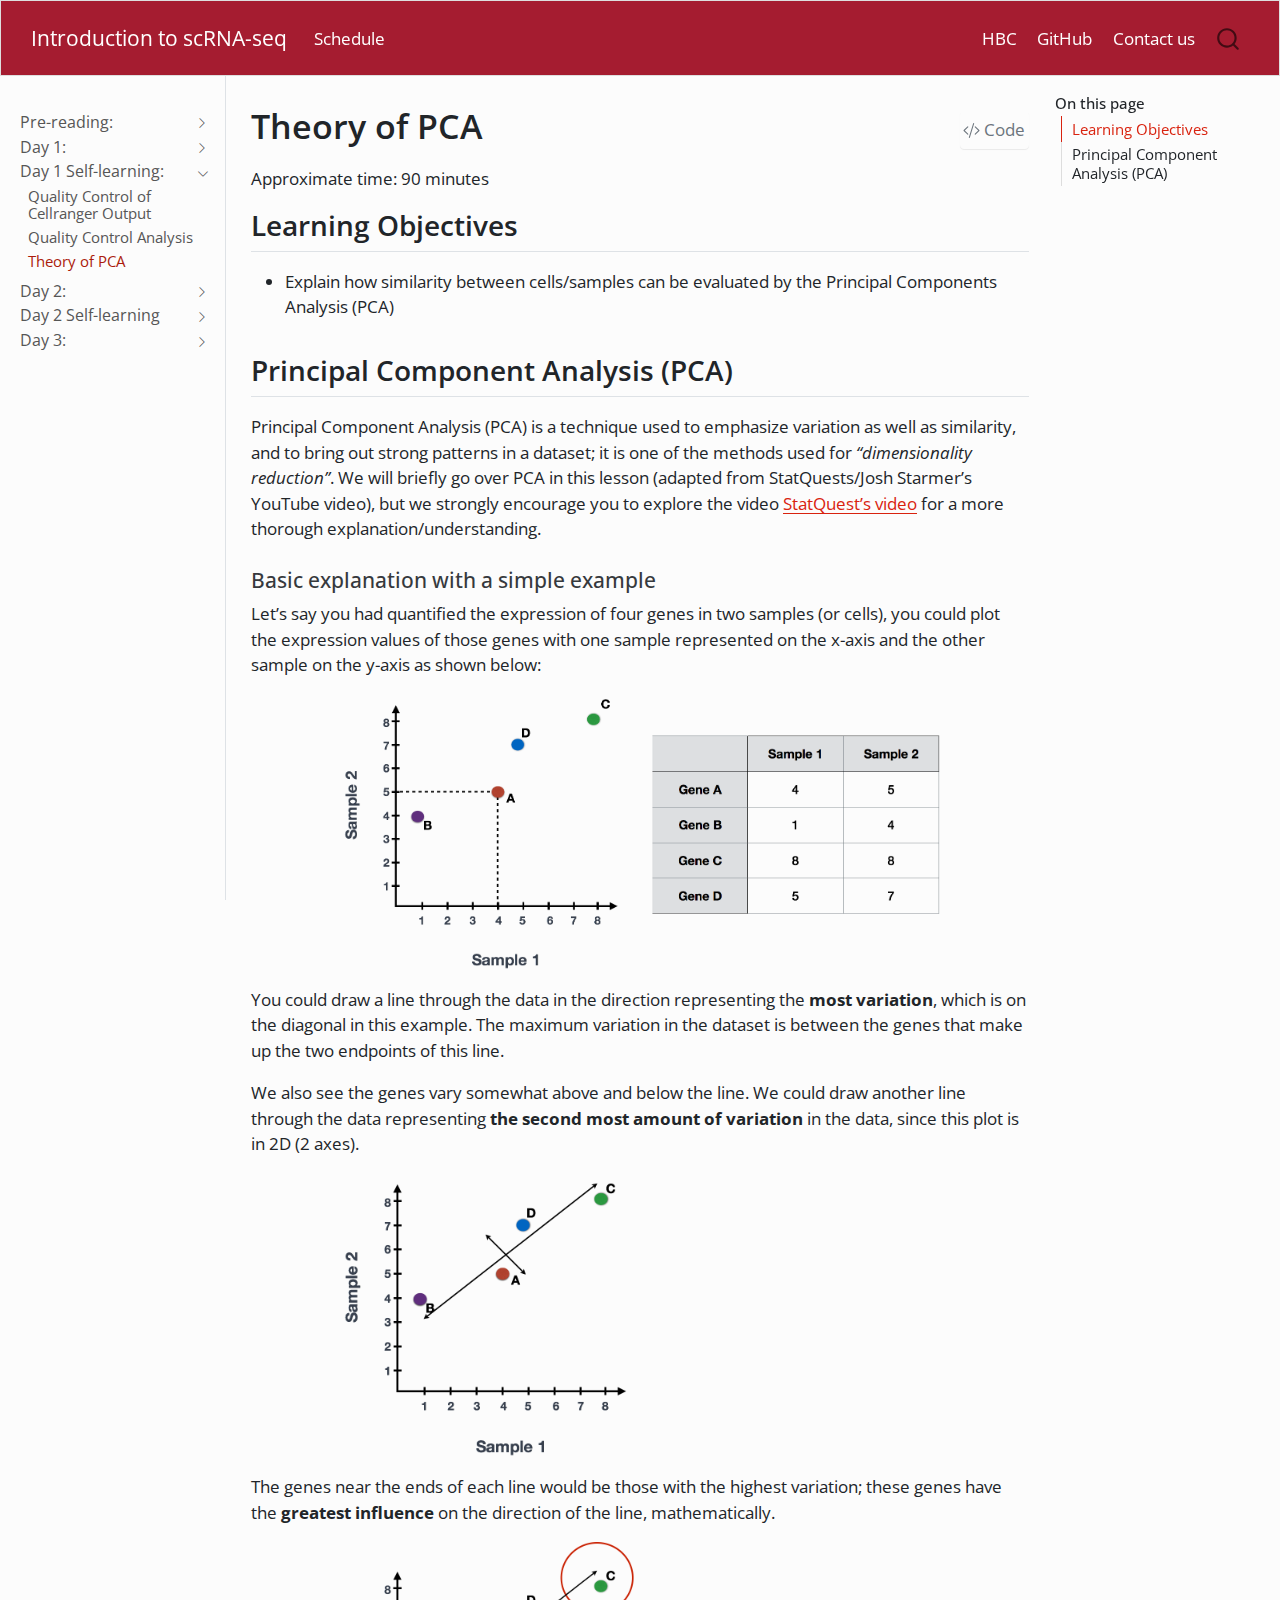
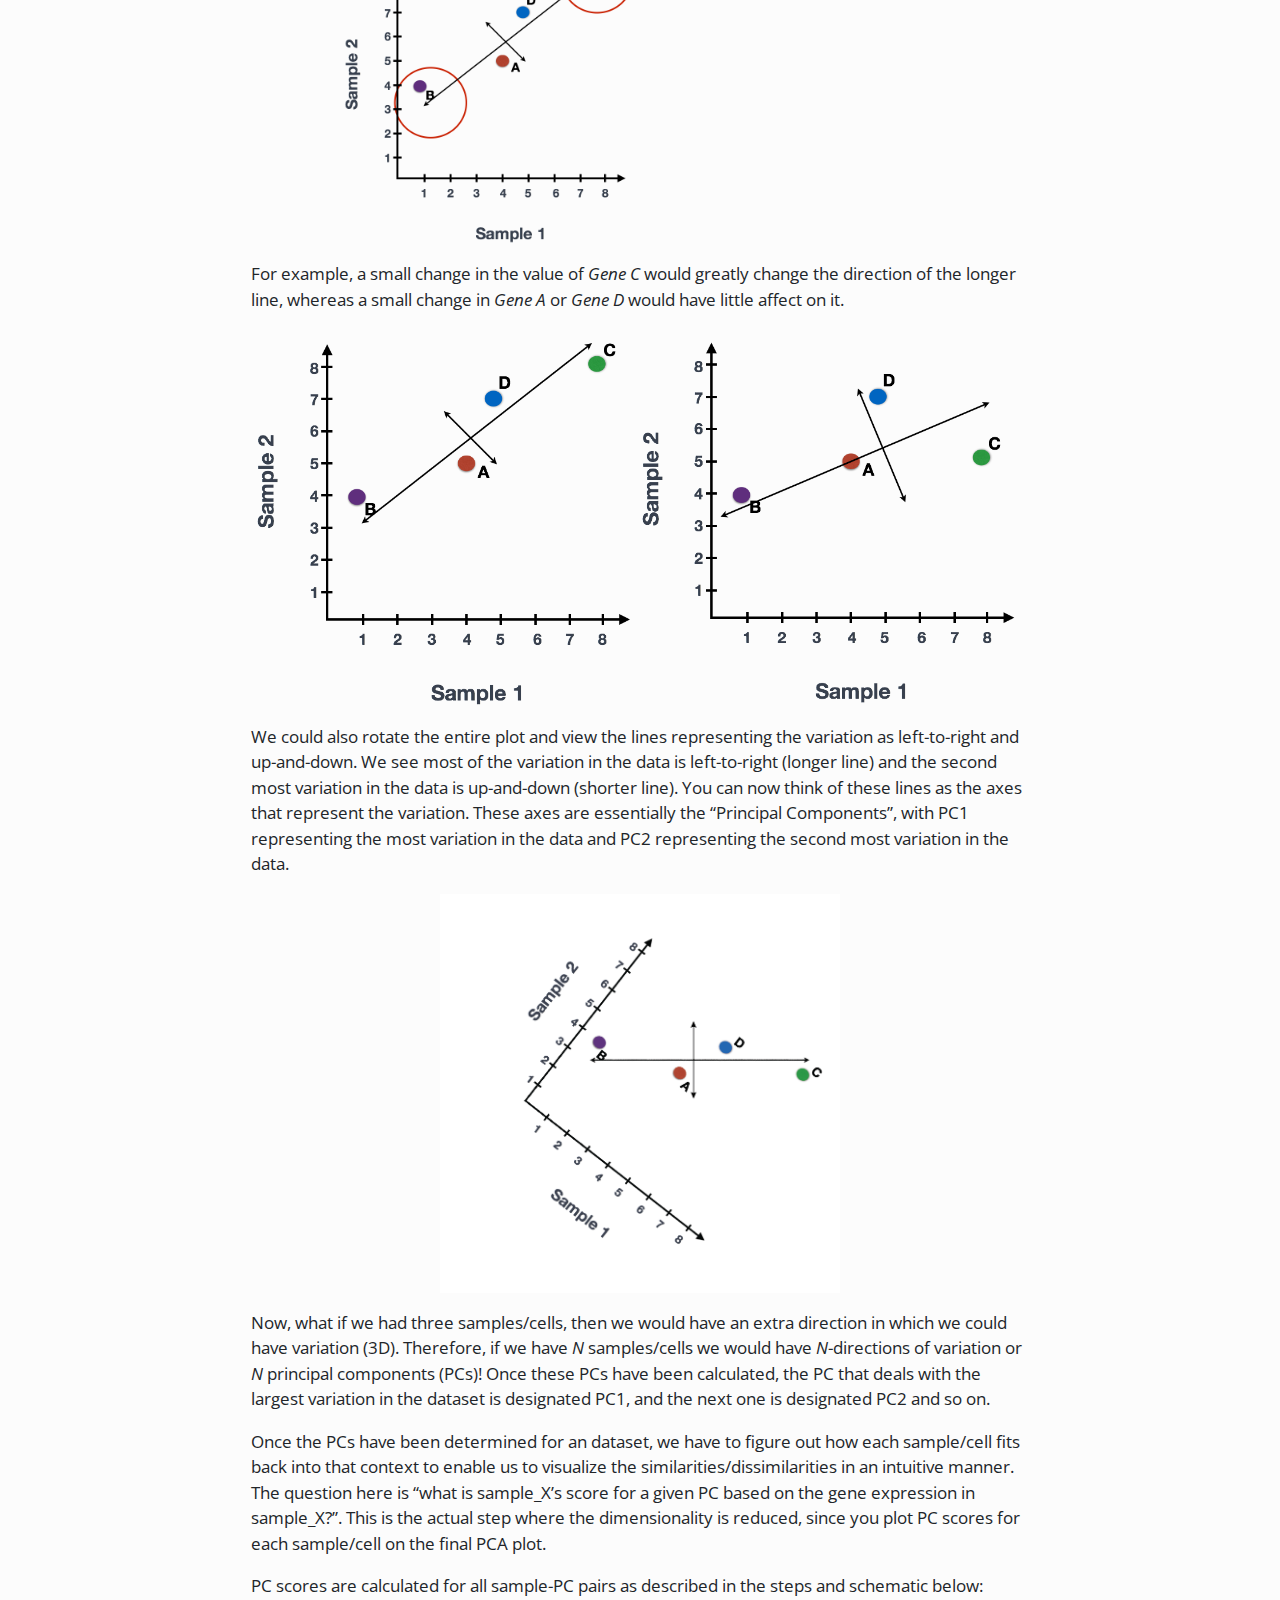
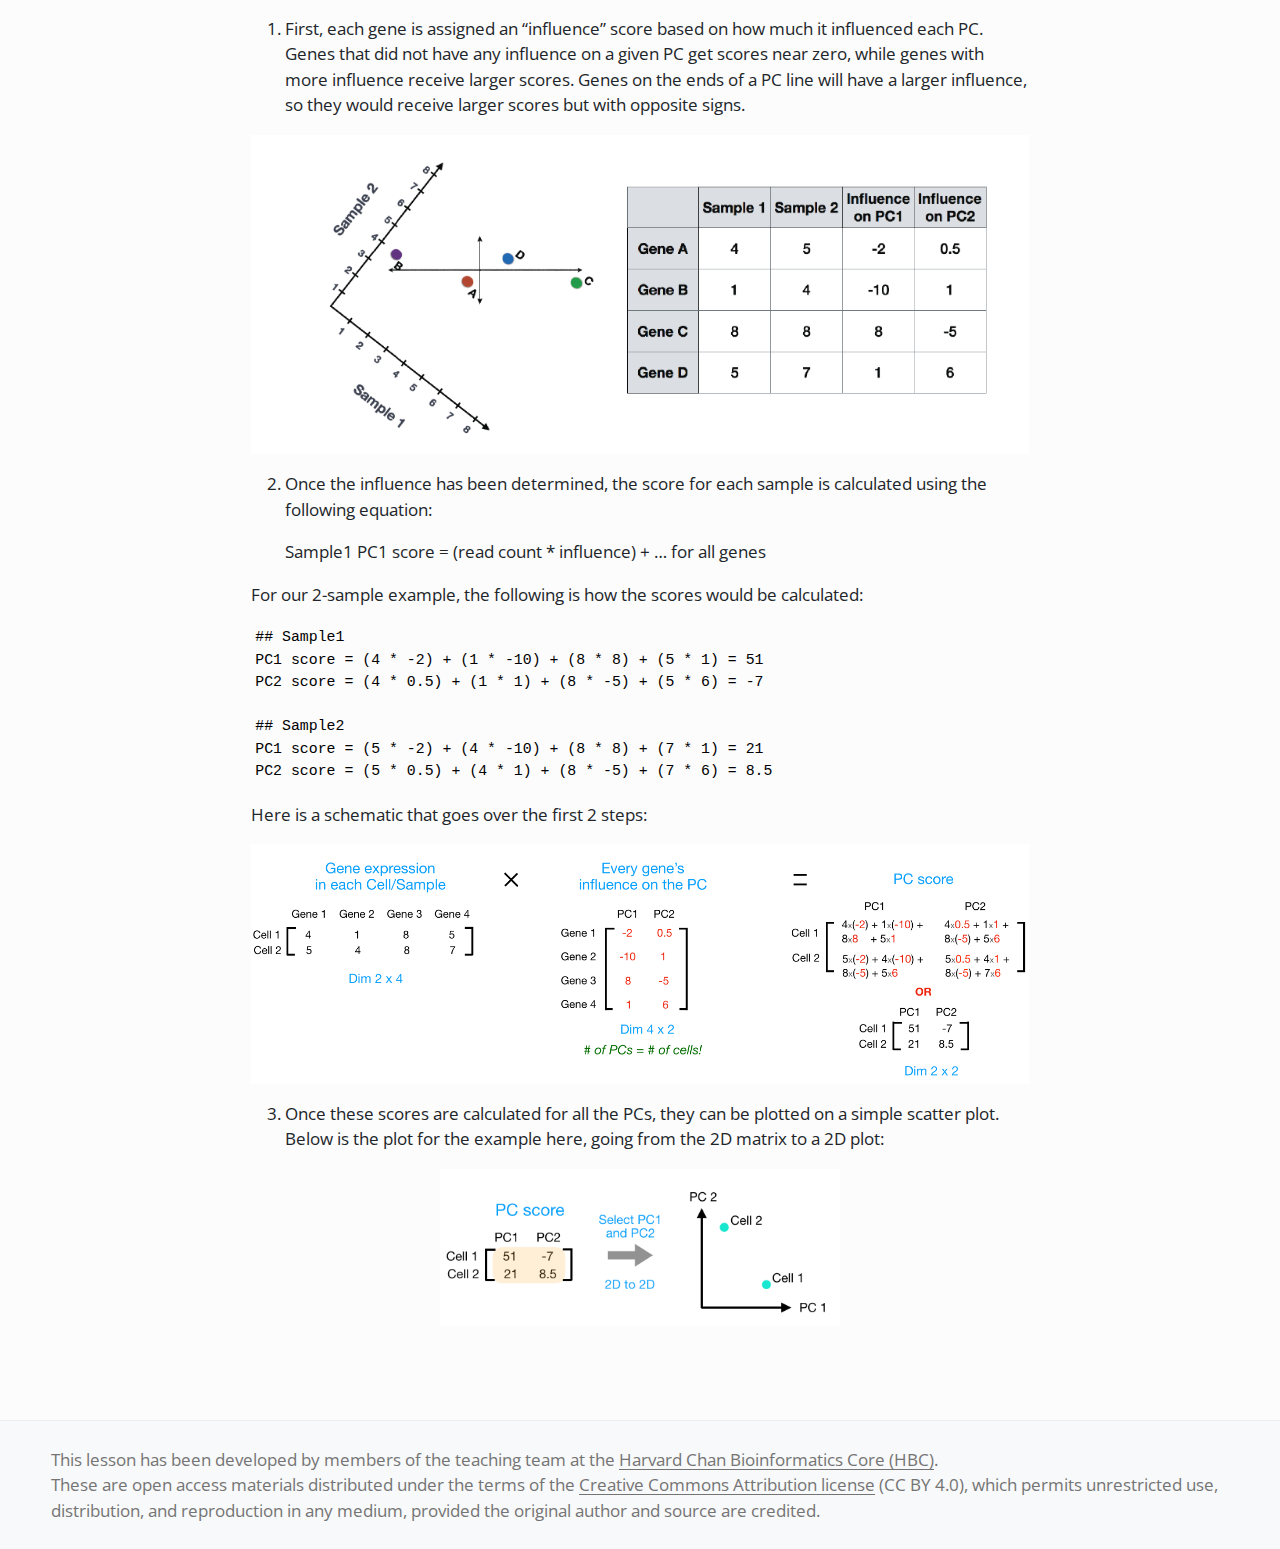
<file: docs/lessons/05_theory_of_PCA.html>
<!DOCTYPE html>
<html xmlns="http://www.w3.org/1999/xhtml" lang="en" xml:lang="en"><head>

<meta charset="utf-8">
<meta name="generator" content="quarto-1.7.32">

<meta name="viewport" content="width=device-width, initial-scale=1.0, user-scalable=yes">

<meta name="author" content="Mary Piper, Lorena Pantano, Meeta Mistry, Radhika Khetani, Jihe Liu">

<title>Theory of PCA – Introduction to scRNA-seq</title>
<style>
code{white-space: pre-wrap;}
span.smallcaps{font-variant: small-caps;}
div.columns{display: flex; gap: min(4vw, 1.5em);}
div.column{flex: auto; overflow-x: auto;}
div.hanging-indent{margin-left: 1.5em; text-indent: -1.5em;}
ul.task-list{list-style: none;}
ul.task-list li input[type="checkbox"] {
  width: 0.8em;
  margin: 0 0.8em 0.2em -1em; /* quarto-specific, see https://github.com/quarto-dev/quarto-cli/issues/4556 */ 
  vertical-align: middle;
}
/* CSS for syntax highlighting */
html { -webkit-text-size-adjust: 100%; }
pre > code.sourceCode { white-space: pre; position: relative; }
pre > code.sourceCode > span { display: inline-block; line-height: 1.25; }
pre > code.sourceCode > span:empty { height: 1.2em; }
.sourceCode { overflow: visible; }
code.sourceCode > span { color: inherit; text-decoration: inherit; }
div.sourceCode { margin: 1em 0; }
pre.sourceCode { margin: 0; }
@media screen {
div.sourceCode { overflow: auto; }
}
@media print {
pre > code.sourceCode { white-space: pre-wrap; }
pre > code.sourceCode > span { text-indent: -5em; padding-left: 5em; }
}
pre.numberSource code
  { counter-reset: source-line 0; }
pre.numberSource code > span
  { position: relative; left: -4em; counter-increment: source-line; }
pre.numberSource code > span > a:first-child::before
  { content: counter(source-line);
    position: relative; left: -1em; text-align: right; vertical-align: baseline;
    border: none; display: inline-block;
    -webkit-touch-callout: none; -webkit-user-select: none;
    -khtml-user-select: none; -moz-user-select: none;
    -ms-user-select: none; user-select: none;
    padding: 0 4px; width: 4em;
  }
pre.numberSource { margin-left: 3em;  padding-left: 4px; }
div.sourceCode
  {   }
@media screen {
pre > code.sourceCode > span > a:first-child::before { text-decoration: underline; }
}
</style>


<script src="../site_libs/quarto-nav/quarto-nav.js"></script>
<script src="../site_libs/quarto-nav/headroom.min.js"></script>
<script src="../site_libs/clipboard/clipboard.min.js"></script>
<script src="../site_libs/quarto-search/autocomplete.umd.js"></script>
<script src="../site_libs/quarto-search/fuse.min.js"></script>
<script src="../site_libs/quarto-search/quarto-search.js"></script>
<meta name="quarto:offset" content="../">
<script src="../site_libs/quarto-html/quarto.js" type="module"></script>
<script src="../site_libs/quarto-html/tabsets/tabsets.js" type="module"></script>
<script src="../site_libs/quarto-html/popper.min.js"></script>
<script src="../site_libs/quarto-html/tippy.umd.min.js"></script>
<script src="../site_libs/quarto-html/anchor.min.js"></script>
<link href="../site_libs/quarto-html/tippy.css" rel="stylesheet">
<link href="../site_libs/quarto-html/quarto-syntax-highlighting-37eea08aefeeee20ff55810ff984fec1.css" rel="stylesheet" id="quarto-text-highlighting-styles">
<script src="../site_libs/bootstrap/bootstrap.min.js"></script>
<link href="../site_libs/bootstrap/bootstrap-icons.css" rel="stylesheet">
<link href="../site_libs/bootstrap/bootstrap-67e3698c9357a87fd1a0e9aab97ce577.min.css" rel="stylesheet" append-hash="true" id="quarto-bootstrap" data-mode="light">
<script id="quarto-search-options" type="application/json">{
  "location": "navbar",
  "copy-button": false,
  "collapse-after": 3,
  "panel-placement": "end",
  "type": "overlay",
  "limit": 50,
  "keyboard-shortcut": [
    "f",
    "/",
    "s"
  ],
  "show-item-context": false,
  "language": {
    "search-no-results-text": "No results",
    "search-matching-documents-text": "matching documents",
    "search-copy-link-title": "Copy link to search",
    "search-hide-matches-text": "Hide additional matches",
    "search-more-match-text": "more match in this document",
    "search-more-matches-text": "more matches in this document",
    "search-clear-button-title": "Clear",
    "search-text-placeholder": "",
    "search-detached-cancel-button-title": "Cancel",
    "search-submit-button-title": "Submit",
    "search-label": "Search"
  }
}</script>


<link rel="stylesheet" href="../css/styles.css">
</head>

<body class="nav-sidebar docked nav-fixed quarto-light">

<div id="quarto-search-results"></div>
  <header id="quarto-header" class="headroom fixed-top">
    <nav class="navbar navbar-expand-lg " data-bs-theme="dark">
      <div class="navbar-container container-fluid">
      <div class="navbar-brand-container mx-auto">
    <a class="navbar-brand" href="../index.html">
    <span class="navbar-title">Introduction to scRNA-seq</span>
    </a>
  </div>
            <div id="quarto-search" class="" title="Search"></div>
          <button class="navbar-toggler" type="button" data-bs-toggle="collapse" data-bs-target="#navbarCollapse" aria-controls="navbarCollapse" role="menu" aria-expanded="false" aria-label="Toggle navigation" onclick="if (window.quartoToggleHeadroom) { window.quartoToggleHeadroom(); }">
  <span class="navbar-toggler-icon"></span>
</button>
          <div class="collapse navbar-collapse" id="navbarCollapse">
            <ul class="navbar-nav navbar-nav-scroll me-auto">
  <li class="nav-item">
    <a class="nav-link" href="../schedule/schedule.html"> 
<span class="menu-text">Schedule</span></a>
  </li>  
</ul>
            <ul class="navbar-nav navbar-nav-scroll ms-auto">
  <li class="nav-item">
    <a class="nav-link" href="https://bioinformatics.sph.harvard.edu/"> 
<span class="menu-text">HBC</span></a>
  </li>  
  <li class="nav-item">
    <a class="nav-link" href="https://github.com/hbctraining/intro_r_rmd"> 
<span class="menu-text">GitHub</span></a>
  </li>  
  <li class="nav-item">
    <a class="nav-link" href="mailto:hbctraining@hsph.harvard.edu"> 
<span class="menu-text">Contact us</span></a>
  </li>  
</ul>
          </div> <!-- /navcollapse -->
            <div class="quarto-navbar-tools">
</div>
      </div> <!-- /container-fluid -->
    </nav>
  <nav class="quarto-secondary-nav">
    <div class="container-fluid d-flex">
      <button type="button" class="quarto-btn-toggle btn" data-bs-toggle="collapse" role="button" data-bs-target=".quarto-sidebar-collapse-item" aria-controls="quarto-sidebar" aria-expanded="false" aria-label="Toggle sidebar navigation" onclick="if (window.quartoToggleHeadroom) { window.quartoToggleHeadroom(); }">
        <i class="bi bi-layout-text-sidebar-reverse"></i>
      </button>
        <nav class="quarto-page-breadcrumbs" aria-label="breadcrumb"><ol class="breadcrumb"><li class="breadcrumb-item"><a href="../lessons/04_cellranger_QC.html">Day 1 Self-learning:</a></li><li class="breadcrumb-item"><a href="../lessons/05_theory_of_PCA.html">Theory of PCA</a></li></ol></nav>
        <a class="flex-grow-1" role="navigation" data-bs-toggle="collapse" data-bs-target=".quarto-sidebar-collapse-item" aria-controls="quarto-sidebar" aria-expanded="false" aria-label="Toggle sidebar navigation" onclick="if (window.quartoToggleHeadroom) { window.quartoToggleHeadroom(); }">      
        </a>
    </div>
  </nav>
</header>
<!-- content -->
<div id="quarto-content" class="quarto-container page-columns page-rows-contents page-layout-article page-navbar">
<!-- sidebar -->
  <nav id="quarto-sidebar" class="sidebar collapse collapse-horizontal quarto-sidebar-collapse-item sidebar-navigation docked overflow-auto">
    <div class="sidebar-menu-container"> 
    <ul class="list-unstyled mt-1">
        <li class="sidebar-item sidebar-item-section">
      <div class="sidebar-item-container"> 
            <a class="sidebar-item-text sidebar-link text-start collapsed" data-bs-toggle="collapse" data-bs-target="#quarto-sidebar-section-1" role="navigation" aria-expanded="false">
 <span class="menu-text">Pre-reading:</span></a>
          <a class="sidebar-item-toggle text-start collapsed" data-bs-toggle="collapse" data-bs-target="#quarto-sidebar-section-1" role="navigation" aria-expanded="false" aria-label="Toggle section">
            <i class="bi bi-chevron-right ms-2"></i>
          </a> 
      </div>
      <ul id="quarto-sidebar-section-1" class="collapse list-unstyled sidebar-section depth1 ">  
          <li class="sidebar-item">
  <div class="sidebar-item-container"> 
  <a href="../lessons/01_intro_to_scRNA-seq.html" class="sidebar-item-text sidebar-link">
 <span class="menu-text">Introduction to single-cell RNA-seq</span></a>
  </div>
</li>
          <li class="sidebar-item">
  <div class="sidebar-item-container"> 
  <a href="../lessons/02_SC_generation_of_count_matrix.html" class="sidebar-item-text sidebar-link">
 <span class="menu-text">Generation of count matrix</span></a>
  </div>
</li>
      </ul>
  </li>
        <li class="sidebar-item sidebar-item-section">
      <div class="sidebar-item-container"> 
            <a class="sidebar-item-text sidebar-link text-start collapsed" data-bs-toggle="collapse" data-bs-target="#quarto-sidebar-section-2" role="navigation" aria-expanded="false">
 <span class="menu-text">Day 1:</span></a>
          <a class="sidebar-item-toggle text-start collapsed" data-bs-toggle="collapse" data-bs-target="#quarto-sidebar-section-2" role="navigation" aria-expanded="false" aria-label="Toggle section">
            <i class="bi bi-chevron-right ms-2"></i>
          </a> 
      </div>
      <ul id="quarto-sidebar-section-2" class="collapse list-unstyled sidebar-section depth1 ">  
          <li class="sidebar-item">
  <div class="sidebar-item-container"> 
  <a href="../lessons/03_SC_quality_control-setup.html" class="sidebar-item-text sidebar-link">
 <span class="menu-text">Quality Control Setup</span></a>
  </div>
</li>
      </ul>
  </li>
        <li class="sidebar-item sidebar-item-section">
      <div class="sidebar-item-container"> 
            <a class="sidebar-item-text sidebar-link text-start" data-bs-toggle="collapse" data-bs-target="#quarto-sidebar-section-3" role="navigation" aria-expanded="true">
 <span class="menu-text">Day 1 Self-learning:</span></a>
          <a class="sidebar-item-toggle text-start" data-bs-toggle="collapse" data-bs-target="#quarto-sidebar-section-3" role="navigation" aria-expanded="true" aria-label="Toggle section">
            <i class="bi bi-chevron-right ms-2"></i>
          </a> 
      </div>
      <ul id="quarto-sidebar-section-3" class="collapse list-unstyled sidebar-section depth1 show">  
          <li class="sidebar-item">
  <div class="sidebar-item-container"> 
  <a href="../lessons/04_cellranger_QC.html" class="sidebar-item-text sidebar-link">
 <span class="menu-text">Quality Control of Cellranger Output</span></a>
  </div>
</li>
          <li class="sidebar-item">
  <div class="sidebar-item-container"> 
  <a href="../lessons/04_SC_quality_control.html" class="sidebar-item-text sidebar-link">
 <span class="menu-text">Quality Control Analysis</span></a>
  </div>
</li>
          <li class="sidebar-item">
  <div class="sidebar-item-container"> 
  <a href="../lessons/05_theory_of_PCA.html" class="sidebar-item-text sidebar-link active">
 <span class="menu-text">Theory of PCA</span></a>
  </div>
</li>
      </ul>
  </li>
        <li class="sidebar-item sidebar-item-section">
      <div class="sidebar-item-container"> 
            <a class="sidebar-item-text sidebar-link text-start collapsed" data-bs-toggle="collapse" data-bs-target="#quarto-sidebar-section-4" role="navigation" aria-expanded="false">
 <span class="menu-text">Day 2:</span></a>
          <a class="sidebar-item-toggle text-start collapsed" data-bs-toggle="collapse" data-bs-target="#quarto-sidebar-section-4" role="navigation" aria-expanded="false" aria-label="Toggle section">
            <i class="bi bi-chevron-right ms-2"></i>
          </a> 
      </div>
      <ul id="quarto-sidebar-section-4" class="collapse list-unstyled sidebar-section depth1 ">  
          <li class="sidebar-item">
 <span class="menu-text">lessons/06_SC_SCT_normalization.qmd</span>
  </li>
          <li class="sidebar-item">
 <span class="menu-text">lessons/06a_integration_cca_theory.qmd</span>
  </li>
      </ul>
  </li>
        <li class="sidebar-item sidebar-item-section">
      <div class="sidebar-item-container"> 
            <a class="sidebar-item-text sidebar-link text-start collapsed" data-bs-toggle="collapse" data-bs-target="#quarto-sidebar-section-5" role="navigation" aria-expanded="false">
 <span class="menu-text">Day 2 Self-learning</span></a>
          <a class="sidebar-item-toggle text-start collapsed" data-bs-toggle="collapse" data-bs-target="#quarto-sidebar-section-5" role="navigation" aria-expanded="false" aria-label="Toggle section">
            <i class="bi bi-chevron-right ms-2"></i>
          </a> 
      </div>
      <ul id="quarto-sidebar-section-5" class="collapse list-unstyled sidebar-section depth1 ">  
          <li class="sidebar-item">
 <span class="menu-text">lessons/06b_integration_code_harmony.qmd</span>
  </li>
          <li class="sidebar-item">
 <span class="menu-text">lessons/07_SC_clustering_cells_SCT.qmd</span>
  </li>
          <li class="sidebar-item">
 <span class="menu-text">lessons/08_SC_clustering_quality_control.qmd</span>
  </li>
          <li class="sidebar-item">
 <span class="menu-text">lessons/seurat_cheatsheet.qmd</span>
  </li>
      </ul>
  </li>
        <li class="sidebar-item sidebar-item-section">
      <div class="sidebar-item-container"> 
            <a class="sidebar-item-text sidebar-link text-start collapsed" data-bs-toggle="collapse" data-bs-target="#quarto-sidebar-section-6" role="navigation" aria-expanded="false">
 <span class="menu-text">Day 3:</span></a>
          <a class="sidebar-item-toggle text-start collapsed" data-bs-toggle="collapse" data-bs-target="#quarto-sidebar-section-6" role="navigation" aria-expanded="false" aria-label="Toggle section">
            <i class="bi bi-chevron-right ms-2"></i>
          </a> 
      </div>
      <ul id="quarto-sidebar-section-6" class="collapse list-unstyled sidebar-section depth1 ">  
          <li class="sidebar-item">
 <span class="menu-text">lessons/09_merged_SC_marker_identification.qmd</span>
  </li>
          <li class="sidebar-item">
 <span class="menu-text">lessons/scRNAseq_workflow.qmd</span>
  </li>
      </ul>
  </li>
    </ul>
    </div>
</nav>
<div id="quarto-sidebar-glass" class="quarto-sidebar-collapse-item" data-bs-toggle="collapse" data-bs-target=".quarto-sidebar-collapse-item"></div>
<!-- margin-sidebar -->
    <div id="quarto-margin-sidebar" class="sidebar margin-sidebar">
        <nav id="TOC" role="doc-toc" class="toc-active">
    <h2 id="toc-title">On this page</h2>
   
  <ul>
  <li><a href="#learning-objectives" id="toc-learning-objectives" class="nav-link active" data-scroll-target="#learning-objectives">Learning Objectives</a></li>
  <li><a href="#principal-component-analysis-pca" id="toc-principal-component-analysis-pca" class="nav-link" data-scroll-target="#principal-component-analysis-pca">Principal Component Analysis (PCA)</a></li>
  </ul>
</nav>
    </div>
<!-- main -->
<main class="content" id="quarto-document-content">

<header id="title-block-header" class="quarto-title-block default"><nav class="quarto-page-breadcrumbs quarto-title-breadcrumbs d-none d-lg-block" aria-label="breadcrumb"><ol class="breadcrumb"><li class="breadcrumb-item"><a href="../lessons/04_cellranger_QC.html">Day 1 Self-learning:</a></li><li class="breadcrumb-item"><a href="../lessons/05_theory_of_PCA.html">Theory of PCA</a></li></ol></nav>
<div class="quarto-title">
<div class="quarto-title-block"><div><h1 class="title">Theory of PCA</h1><button type="button" class="btn code-tools-button" id="quarto-code-tools-source"><i class="bi"></i> Code</button></div></div>
</div>



<div class="quarto-title-meta">

    <div>
    <div class="quarto-title-meta-heading">Author</div>
    <div class="quarto-title-meta-contents">
             <p>Mary Piper, Lorena Pantano, Meeta Mistry, Radhika Khetani, Jihe Liu </p>
          </div>
  </div>
    
    <div>
    <div class="quarto-title-meta-heading">Published</div>
    <div class="quarto-title-meta-contents">
      <p class="date">Invalid Date</p>
    </div>
  </div>
  
    
  </div>
  


</header>


<p>Approximate time: 90 minutes</p>
<section id="learning-objectives" class="level2">
<h2 class="anchored" data-anchor-id="learning-objectives">Learning Objectives</h2>
<ul>
<li>Explain how similarity between cells/samples can be evaluated by the Principal Components Analysis (PCA)</li>
</ul>
</section>
<section id="principal-component-analysis-pca" class="level2">
<h2 class="anchored" data-anchor-id="principal-component-analysis-pca">Principal Component Analysis (PCA)</h2>
<p>Principal Component Analysis (PCA) is a technique used to emphasize variation as well as similarity, and to bring out strong patterns in a dataset; it is one of the methods used for <em>“dimensionality reduction”</em>. We will briefly go over PCA in this lesson (adapted from StatQuests/Josh Starmer’s YouTube video), but we strongly encourage you to explore the video <a href="https://www.youtube.com/watch?v=_UVHneBUBW0">StatQuest’s video</a> for a more thorough explanation/understanding.</p>
<section id="basic-explanation-with-a-simple-example" class="level4">
<h4 class="anchored" data-anchor-id="basic-explanation-with-a-simple-example">Basic explanation with a simple example</h4>
<p>Let’s say you had quantified the expression of four genes in two samples (or cells), you could plot the expression values of those genes with one sample represented on the x-axis and the other sample on the y-axis as shown below:</p>
<p align="center">
<img src="../img/PCA_2sample_genes.png" width="600">
</p>
<p>You could draw a line through the data in the direction representing the <strong>most variation</strong>, which is on the diagonal in this example. The maximum variation in the dataset is between the genes that make up the two endpoints of this line.</p>
<p>We also see the genes vary somewhat above and below the line. We could draw another line through the data representing <strong>the second most amount of variation</strong> in the data, since this plot is in 2D (2 axes).</p>
<p align="center">
<img src="../img/PCA_2sample_variation1.png" width="600">
</p>
<p>The genes near the ends of each line would be those with the highest variation; these genes have the <strong>greatest influence</strong> on the direction of the line, mathematically.</p>
<p align="center">
<img src="../img/PCA_2sample_variation2.png" width="600">
</p>
<p>For example, a small change in the value of <em>Gene C</em> would greatly change the direction of the longer line, whereas a small change in <em>Gene A</em> or <em>Gene D</em> would have little affect on it.</p>
<p align="center">
<img src="../img/PCA_2sample_variation3.png" width="900">
</p>
<p>We could also rotate the entire plot and view the lines representing the variation as left-to-right and up-and-down. We see most of the variation in the data is left-to-right (longer line) and the second most variation in the data is up-and-down (shorter line). You can now think of these lines as the axes that represent the variation. These axes are essentially the “Principal Components”, with PC1 representing the most variation in the data and PC2 representing the second most variation in the data.</p>
<p align="center">
<img src="../img/PCA_2sample_rotate_updated.png" width="400">
</p>
<p>Now, what if we had three samples/cells, then we would have an extra direction in which we could have variation (3D). Therefore, if we have <em>N</em> samples/cells we would have <em>N</em>-directions of variation or <em>N</em> principal components (PCs)! Once these PCs have been calculated, the PC that deals with the largest variation in the dataset is designated PC1, and the next one is designated PC2 and so on.</p>
<p>Once the PCs have been determined for an dataset, we have to figure out how each sample/cell fits back into that context to enable us to visualize the similarities/dissimilarities in an intuitive manner. The question here is “what is sample_X’s score for a given PC based on the gene expression in sample_X?”. This is the actual step where the dimensionality is reduced, since you plot PC scores for each sample/cell on the final PCA plot.</p>
<p>PC scores are calculated for all sample-PC pairs as described in the steps and schematic below:</p>
<ol type="1">
<li>First, each gene is assigned an “influence” score based on how much it influenced each PC. Genes that did not have any influence on a given PC get scores near zero, while genes with more influence receive larger scores. Genes on the ends of a PC line will have a larger influence, so they would receive larger scores but with opposite signs.</li>
</ol>
<p align="center">
<img src="../img/PCA_2sample_influence_updated.png" width="800">
</p>
<ol start="2" type="1">
<li><p>Once the influence has been determined, the score for each sample is calculated using the following equation:</p>
<p>Sample1 PC1 score = (read count * influence) + … for all genes</p></li>
</ol>
<p>For our 2-sample example, the following is how the scores would be calculated:</p>
<pre><code>## Sample1
PC1 score = (4 * -2) + (1 * -10) + (8 * 8) + (5 * 1) = 51
PC2 score = (4 * 0.5) + (1 * 1) + (8 * -5) + (5 * 6) = -7

## Sample2
PC1 score = (5 * -2) + (4 * -10) + (8 * 8) + (7 * 1) = 21
PC2 score = (5 * 0.5) + (4 * 1) + (8 * -5) + (7 * 6) = 8.5</code></pre>
<p>Here is a schematic that goes over the first 2 steps:</p>
<p align="center">
<img src="../img/PCA_simple_1.png" width="900">
</p>
<ol start="3" type="1">
<li>Once these scores are calculated for all the PCs, they can be plotted on a simple scatter plot. Below is the plot for the example here, going from the 2D matrix to a 2D plot:</li>
</ol>
<p align="center">
<img src="../img/PCA_simple_3.png" width="400">
</p>


<!-- -->

</section>
</section>

</main> <!-- /main -->
<script id="quarto-html-after-body" type="application/javascript">
  window.document.addEventListener("DOMContentLoaded", function (event) {
    const icon = "";
    const anchorJS = new window.AnchorJS();
    anchorJS.options = {
      placement: 'right',
      icon: icon
    };
    anchorJS.add('.anchored');
    const isCodeAnnotation = (el) => {
      for (const clz of el.classList) {
        if (clz.startsWith('code-annotation-')) {                     
          return true;
        }
      }
      return false;
    }
    const onCopySuccess = function(e) {
      // button target
      const button = e.trigger;
      // don't keep focus
      button.blur();
      // flash "checked"
      button.classList.add('code-copy-button-checked');
      var currentTitle = button.getAttribute("title");
      button.setAttribute("title", "Copied!");
      let tooltip;
      if (window.bootstrap) {
        button.setAttribute("data-bs-toggle", "tooltip");
        button.setAttribute("data-bs-placement", "left");
        button.setAttribute("data-bs-title", "Copied!");
        tooltip = new bootstrap.Tooltip(button, 
          { trigger: "manual", 
            customClass: "code-copy-button-tooltip",
            offset: [0, -8]});
        tooltip.show();    
      }
      setTimeout(function() {
        if (tooltip) {
          tooltip.hide();
          button.removeAttribute("data-bs-title");
          button.removeAttribute("data-bs-toggle");
          button.removeAttribute("data-bs-placement");
        }
        button.setAttribute("title", currentTitle);
        button.classList.remove('code-copy-button-checked');
      }, 1000);
      // clear code selection
      e.clearSelection();
    }
    const getTextToCopy = function(trigger) {
        const codeEl = trigger.previousElementSibling.cloneNode(true);
        for (const childEl of codeEl.children) {
          if (isCodeAnnotation(childEl)) {
            childEl.remove();
          }
        }
        return codeEl.innerText;
    }
    const clipboard = new window.ClipboardJS('.code-copy-button:not([data-in-quarto-modal])', {
      text: getTextToCopy
    });
    clipboard.on('success', onCopySuccess);
    if (window.document.getElementById('quarto-embedded-source-code-modal')) {
      const clipboardModal = new window.ClipboardJS('.code-copy-button[data-in-quarto-modal]', {
        text: getTextToCopy,
        container: window.document.getElementById('quarto-embedded-source-code-modal')
      });
      clipboardModal.on('success', onCopySuccess);
    }
    const viewSource = window.document.getElementById('quarto-view-source') ||
                       window.document.getElementById('quarto-code-tools-source');
    if (viewSource) {
      const sourceUrl = viewSource.getAttribute("data-quarto-source-url");
      viewSource.addEventListener("click", function(e) {
        if (sourceUrl) {
          // rstudio viewer pane
          if (/\bcapabilities=\b/.test(window.location)) {
            window.open(sourceUrl);
          } else {
            window.location.href = sourceUrl;
          }
        } else {
          const modal = new bootstrap.Modal(document.getElementById('quarto-embedded-source-code-modal'));
          modal.show();
        }
        return false;
      });
    }
    function toggleCodeHandler(show) {
      return function(e) {
        const detailsSrc = window.document.querySelectorAll(".cell > details > .sourceCode");
        for (let i=0; i<detailsSrc.length; i++) {
          const details = detailsSrc[i].parentElement;
          if (show) {
            details.open = true;
          } else {
            details.removeAttribute("open");
          }
        }
        const cellCodeDivs = window.document.querySelectorAll(".cell > .sourceCode");
        const fromCls = show ? "hidden" : "unhidden";
        const toCls = show ? "unhidden" : "hidden";
        for (let i=0; i<cellCodeDivs.length; i++) {
          const codeDiv = cellCodeDivs[i];
          if (codeDiv.classList.contains(fromCls)) {
            codeDiv.classList.remove(fromCls);
            codeDiv.classList.add(toCls);
          } 
        }
        return false;
      }
    }
    const hideAllCode = window.document.getElementById("quarto-hide-all-code");
    if (hideAllCode) {
      hideAllCode.addEventListener("click", toggleCodeHandler(false));
    }
    const showAllCode = window.document.getElementById("quarto-show-all-code");
    if (showAllCode) {
      showAllCode.addEventListener("click", toggleCodeHandler(true));
    }
      var localhostRegex = new RegExp(/^(?:http|https):\/\/localhost\:?[0-9]*\//);
      var mailtoRegex = new RegExp(/^mailto:/);
        var filterRegex = new RegExp('/' + window.location.host + '/');
      var isInternal = (href) => {
          return filterRegex.test(href) || localhostRegex.test(href) || mailtoRegex.test(href);
      }
      // Inspect non-navigation links and adorn them if external
     var links = window.document.querySelectorAll('a[href]:not(.nav-link):not(.navbar-brand):not(.toc-action):not(.sidebar-link):not(.sidebar-item-toggle):not(.pagination-link):not(.no-external):not([aria-hidden]):not(.dropdown-item):not(.quarto-navigation-tool):not(.about-link)');
      for (var i=0; i<links.length; i++) {
        const link = links[i];
        if (!isInternal(link.href)) {
          // undo the damage that might have been done by quarto-nav.js in the case of
          // links that we want to consider external
          if (link.dataset.originalHref !== undefined) {
            link.href = link.dataset.originalHref;
          }
        }
      }
    function tippyHover(el, contentFn, onTriggerFn, onUntriggerFn) {
      const config = {
        allowHTML: true,
        maxWidth: 500,
        delay: 100,
        arrow: false,
        appendTo: function(el) {
            return el.parentElement;
        },
        interactive: true,
        interactiveBorder: 10,
        theme: 'quarto',
        placement: 'bottom-start',
      };
      if (contentFn) {
        config.content = contentFn;
      }
      if (onTriggerFn) {
        config.onTrigger = onTriggerFn;
      }
      if (onUntriggerFn) {
        config.onUntrigger = onUntriggerFn;
      }
      window.tippy(el, config); 
    }
    const noterefs = window.document.querySelectorAll('a[role="doc-noteref"]');
    for (var i=0; i<noterefs.length; i++) {
      const ref = noterefs[i];
      tippyHover(ref, function() {
        // use id or data attribute instead here
        let href = ref.getAttribute('data-footnote-href') || ref.getAttribute('href');
        try { href = new URL(href).hash; } catch {}
        const id = href.replace(/^#\/?/, "");
        const note = window.document.getElementById(id);
        if (note) {
          return note.innerHTML;
        } else {
          return "";
        }
      });
    }
    const xrefs = window.document.querySelectorAll('a.quarto-xref');
    const processXRef = (id, note) => {
      // Strip column container classes
      const stripColumnClz = (el) => {
        el.classList.remove("page-full", "page-columns");
        if (el.children) {
          for (const child of el.children) {
            stripColumnClz(child);
          }
        }
      }
      stripColumnClz(note)
      if (id === null || id.startsWith('sec-')) {
        // Special case sections, only their first couple elements
        const container = document.createElement("div");
        if (note.children && note.children.length > 2) {
          container.appendChild(note.children[0].cloneNode(true));
          for (let i = 1; i < note.children.length; i++) {
            const child = note.children[i];
            if (child.tagName === "P" && child.innerText === "") {
              continue;
            } else {
              container.appendChild(child.cloneNode(true));
              break;
            }
          }
          if (window.Quarto?.typesetMath) {
            window.Quarto.typesetMath(container);
          }
          return container.innerHTML
        } else {
          if (window.Quarto?.typesetMath) {
            window.Quarto.typesetMath(note);
          }
          return note.innerHTML;
        }
      } else {
        // Remove any anchor links if they are present
        const anchorLink = note.querySelector('a.anchorjs-link');
        if (anchorLink) {
          anchorLink.remove();
        }
        if (window.Quarto?.typesetMath) {
          window.Quarto.typesetMath(note);
        }
        if (note.classList.contains("callout")) {
          return note.outerHTML;
        } else {
          return note.innerHTML;
        }
      }
    }
    for (var i=0; i<xrefs.length; i++) {
      const xref = xrefs[i];
      tippyHover(xref, undefined, function(instance) {
        instance.disable();
        let url = xref.getAttribute('href');
        let hash = undefined; 
        if (url.startsWith('#')) {
          hash = url;
        } else {
          try { hash = new URL(url).hash; } catch {}
        }
        if (hash) {
          const id = hash.replace(/^#\/?/, "");
          const note = window.document.getElementById(id);
          if (note !== null) {
            try {
              const html = processXRef(id, note.cloneNode(true));
              instance.setContent(html);
            } finally {
              instance.enable();
              instance.show();
            }
          } else {
            // See if we can fetch this
            fetch(url.split('#')[0])
            .then(res => res.text())
            .then(html => {
              const parser = new DOMParser();
              const htmlDoc = parser.parseFromString(html, "text/html");
              const note = htmlDoc.getElementById(id);
              if (note !== null) {
                const html = processXRef(id, note);
                instance.setContent(html);
              } 
            }).finally(() => {
              instance.enable();
              instance.show();
            });
          }
        } else {
          // See if we can fetch a full url (with no hash to target)
          // This is a special case and we should probably do some content thinning / targeting
          fetch(url)
          .then(res => res.text())
          .then(html => {
            const parser = new DOMParser();
            const htmlDoc = parser.parseFromString(html, "text/html");
            const note = htmlDoc.querySelector('main.content');
            if (note !== null) {
              // This should only happen for chapter cross references
              // (since there is no id in the URL)
              // remove the first header
              if (note.children.length > 0 && note.children[0].tagName === "HEADER") {
                note.children[0].remove();
              }
              const html = processXRef(null, note);
              instance.setContent(html);
            } 
          }).finally(() => {
            instance.enable();
            instance.show();
          });
        }
      }, function(instance) {
      });
    }
        let selectedAnnoteEl;
        const selectorForAnnotation = ( cell, annotation) => {
          let cellAttr = 'data-code-cell="' + cell + '"';
          let lineAttr = 'data-code-annotation="' +  annotation + '"';
          const selector = 'span[' + cellAttr + '][' + lineAttr + ']';
          return selector;
        }
        const selectCodeLines = (annoteEl) => {
          const doc = window.document;
          const targetCell = annoteEl.getAttribute("data-target-cell");
          const targetAnnotation = annoteEl.getAttribute("data-target-annotation");
          const annoteSpan = window.document.querySelector(selectorForAnnotation(targetCell, targetAnnotation));
          const lines = annoteSpan.getAttribute("data-code-lines").split(",");
          const lineIds = lines.map((line) => {
            return targetCell + "-" + line;
          })
          let top = null;
          let height = null;
          let parent = null;
          if (lineIds.length > 0) {
              //compute the position of the single el (top and bottom and make a div)
              const el = window.document.getElementById(lineIds[0]);
              top = el.offsetTop;
              height = el.offsetHeight;
              parent = el.parentElement.parentElement;
            if (lineIds.length > 1) {
              const lastEl = window.document.getElementById(lineIds[lineIds.length - 1]);
              const bottom = lastEl.offsetTop + lastEl.offsetHeight;
              height = bottom - top;
            }
            if (top !== null && height !== null && parent !== null) {
              // cook up a div (if necessary) and position it 
              let div = window.document.getElementById("code-annotation-line-highlight");
              if (div === null) {
                div = window.document.createElement("div");
                div.setAttribute("id", "code-annotation-line-highlight");
                div.style.position = 'absolute';
                parent.appendChild(div);
              }
              div.style.top = top - 2 + "px";
              div.style.height = height + 4 + "px";
              div.style.left = 0;
              let gutterDiv = window.document.getElementById("code-annotation-line-highlight-gutter");
              if (gutterDiv === null) {
                gutterDiv = window.document.createElement("div");
                gutterDiv.setAttribute("id", "code-annotation-line-highlight-gutter");
                gutterDiv.style.position = 'absolute';
                const codeCell = window.document.getElementById(targetCell);
                const gutter = codeCell.querySelector('.code-annotation-gutter');
                gutter.appendChild(gutterDiv);
              }
              gutterDiv.style.top = top - 2 + "px";
              gutterDiv.style.height = height + 4 + "px";
            }
            selectedAnnoteEl = annoteEl;
          }
        };
        const unselectCodeLines = () => {
          const elementsIds = ["code-annotation-line-highlight", "code-annotation-line-highlight-gutter"];
          elementsIds.forEach((elId) => {
            const div = window.document.getElementById(elId);
            if (div) {
              div.remove();
            }
          });
          selectedAnnoteEl = undefined;
        };
          // Handle positioning of the toggle
      window.addEventListener(
        "resize",
        throttle(() => {
          elRect = undefined;
          if (selectedAnnoteEl) {
            selectCodeLines(selectedAnnoteEl);
          }
        }, 10)
      );
      function throttle(fn, ms) {
      let throttle = false;
      let timer;
        return (...args) => {
          if(!throttle) { // first call gets through
              fn.apply(this, args);
              throttle = true;
          } else { // all the others get throttled
              if(timer) clearTimeout(timer); // cancel #2
              timer = setTimeout(() => {
                fn.apply(this, args);
                timer = throttle = false;
              }, ms);
          }
        };
      }
        // Attach click handler to the DT
        const annoteDls = window.document.querySelectorAll('dt[data-target-cell]');
        for (const annoteDlNode of annoteDls) {
          annoteDlNode.addEventListener('click', (event) => {
            const clickedEl = event.target;
            if (clickedEl !== selectedAnnoteEl) {
              unselectCodeLines();
              const activeEl = window.document.querySelector('dt[data-target-cell].code-annotation-active');
              if (activeEl) {
                activeEl.classList.remove('code-annotation-active');
              }
              selectCodeLines(clickedEl);
              clickedEl.classList.add('code-annotation-active');
            } else {
              // Unselect the line
              unselectCodeLines();
              clickedEl.classList.remove('code-annotation-active');
            }
          });
        }
    const findCites = (el) => {
      const parentEl = el.parentElement;
      if (parentEl) {
        const cites = parentEl.dataset.cites;
        if (cites) {
          return {
            el,
            cites: cites.split(' ')
          };
        } else {
          return findCites(el.parentElement)
        }
      } else {
        return undefined;
      }
    };
    var bibliorefs = window.document.querySelectorAll('a[role="doc-biblioref"]');
    for (var i=0; i<bibliorefs.length; i++) {
      const ref = bibliorefs[i];
      const citeInfo = findCites(ref);
      if (citeInfo) {
        tippyHover(citeInfo.el, function() {
          var popup = window.document.createElement('div');
          citeInfo.cites.forEach(function(cite) {
            var citeDiv = window.document.createElement('div');
            citeDiv.classList.add('hanging-indent');
            citeDiv.classList.add('csl-entry');
            var biblioDiv = window.document.getElementById('ref-' + cite);
            if (biblioDiv) {
              citeDiv.innerHTML = biblioDiv.innerHTML;
            }
            popup.appendChild(citeDiv);
          });
          return popup.innerHTML;
        });
      }
    }
  });
  </script><div class="modal fade" id="quarto-embedded-source-code-modal" tabindex="-1" aria-labelledby="quarto-embedded-source-code-modal-label" aria-hidden="true"><div class="modal-dialog modal-dialog-scrollable"><div class="modal-content"><div class="modal-header"><h5 class="modal-title" id="quarto-embedded-source-code-modal-label">Source Code</h5><button class="btn-close" data-bs-dismiss="modal"></button></div><div class="modal-body"><div class="">
<div class="sourceCode" id="cb2" data-shortcodes="false"><pre class="sourceCode markdown code-with-copy"><code class="sourceCode markdown"><span id="cb2-1"><a href="#cb2-1" aria-hidden="true" tabindex="-1"></a><span class="co">---</span></span>
<span id="cb2-2"><a href="#cb2-2" aria-hidden="true" tabindex="-1"></a><span class="an">title:</span><span class="co"> "Theory of PCA"</span></span>
<span id="cb2-3"><a href="#cb2-3" aria-hidden="true" tabindex="-1"></a><span class="an">author:</span><span class="co"> "Mary Piper, Lorena Pantano, Meeta Mistry, Radhika Khetani, Jihe Liu"</span></span>
<span id="cb2-4"><a href="#cb2-4" aria-hidden="true" tabindex="-1"></a><span class="an">date:</span><span class="co"> November 30th, 2022</span></span>
<span id="cb2-5"><a href="#cb2-5" aria-hidden="true" tabindex="-1"></a><span class="co">---</span></span>
<span id="cb2-6"><a href="#cb2-6" aria-hidden="true" tabindex="-1"></a></span>
<span id="cb2-7"><a href="#cb2-7" aria-hidden="true" tabindex="-1"></a>Approximate time: 90 minutes</span>
<span id="cb2-8"><a href="#cb2-8" aria-hidden="true" tabindex="-1"></a></span>
<span id="cb2-9"><a href="#cb2-9" aria-hidden="true" tabindex="-1"></a><span class="fu">## Learning Objectives </span></span>
<span id="cb2-10"><a href="#cb2-10" aria-hidden="true" tabindex="-1"></a></span>
<span id="cb2-11"><a href="#cb2-11" aria-hidden="true" tabindex="-1"></a><span class="ss">* </span>Explain how similarity between cells/samples can be evaluated by the Principal Components Analysis (PCA)</span>
<span id="cb2-12"><a href="#cb2-12" aria-hidden="true" tabindex="-1"></a></span>
<span id="cb2-13"><a href="#cb2-13" aria-hidden="true" tabindex="-1"></a><span class="fu">## Principal Component Analysis (PCA)</span></span>
<span id="cb2-14"><a href="#cb2-14" aria-hidden="true" tabindex="-1"></a></span>
<span id="cb2-15"><a href="#cb2-15" aria-hidden="true" tabindex="-1"></a>Principal Component Analysis (PCA) is a technique used to emphasize variation as well as similarity, and to bring out strong patterns in a dataset; it is one of the methods used for *"dimensionality reduction"*. We will briefly go over PCA in this lesson (adapted from StatQuests/Josh Starmer's YouTube video), but we strongly encourage you to explore the video <span class="co">[</span><span class="ot">StatQuest's video</span><span class="co">](https://www.youtube.com/watch?v=_UVHneBUBW0)</span> for a more thorough explanation/understanding. </span>
<span id="cb2-16"><a href="#cb2-16" aria-hidden="true" tabindex="-1"></a></span>
<span id="cb2-17"><a href="#cb2-17" aria-hidden="true" tabindex="-1"></a><span class="fu">#### Basic explanation with a simple example</span></span>
<span id="cb2-18"><a href="#cb2-18" aria-hidden="true" tabindex="-1"></a></span>
<span id="cb2-19"><a href="#cb2-19" aria-hidden="true" tabindex="-1"></a>Let's say you had quantified the expression of four genes in two samples (or cells), you could plot the expression values of those genes with one sample represented on the x-axis and the other sample on the y-axis as shown below:</span>
<span id="cb2-20"><a href="#cb2-20" aria-hidden="true" tabindex="-1"></a></span>
<span id="cb2-21"><a href="#cb2-21" aria-hidden="true" tabindex="-1"></a><span class="dt">&lt;</span><span class="kw">p</span><span class="ot"> align</span><span class="op">=</span><span class="st">"center"</span><span class="dt">&gt;</span></span>
<span id="cb2-22"><a href="#cb2-22" aria-hidden="true" tabindex="-1"></a><span class="dt">&lt;</span><span class="kw">img</span><span class="ot"> src</span><span class="op">=</span><span class="st">"../img/PCA_2sample_genes.png"</span><span class="ot"> width</span><span class="op">=</span><span class="st">"600"</span><span class="dt">&gt;</span></span>
<span id="cb2-23"><a href="#cb2-23" aria-hidden="true" tabindex="-1"></a><span class="dt">&lt;/</span><span class="kw">p</span><span class="dt">&gt;</span></span>
<span id="cb2-24"><a href="#cb2-24" aria-hidden="true" tabindex="-1"></a></span>
<span id="cb2-25"><a href="#cb2-25" aria-hidden="true" tabindex="-1"></a>You could draw a line through the data in the direction representing the **most variation**, which is on the diagonal in this example. The maximum variation in the dataset is between the genes that make up the two endpoints of this line.  </span>
<span id="cb2-26"><a href="#cb2-26" aria-hidden="true" tabindex="-1"></a></span>
<span id="cb2-27"><a href="#cb2-27" aria-hidden="true" tabindex="-1"></a>We also see the genes vary somewhat above and below the line. We could draw another line through the data representing **the second most amount of variation** in the data, since this plot is in 2D (2 axes).</span>
<span id="cb2-28"><a href="#cb2-28" aria-hidden="true" tabindex="-1"></a></span>
<span id="cb2-29"><a href="#cb2-29" aria-hidden="true" tabindex="-1"></a><span class="dt">&lt;</span><span class="kw">p</span><span class="ot"> align</span><span class="op">=</span><span class="st">"center"</span><span class="dt">&gt;</span></span>
<span id="cb2-30"><a href="#cb2-30" aria-hidden="true" tabindex="-1"></a><span class="dt">&lt;</span><span class="kw">img</span><span class="ot"> src</span><span class="op">=</span><span class="st">"../img/PCA_2sample_variation1.png"</span><span class="ot"> width</span><span class="op">=</span><span class="st">"600"</span><span class="dt">&gt;</span></span>
<span id="cb2-31"><a href="#cb2-31" aria-hidden="true" tabindex="-1"></a><span class="dt">&lt;/</span><span class="kw">p</span><span class="dt">&gt;</span></span>
<span id="cb2-32"><a href="#cb2-32" aria-hidden="true" tabindex="-1"></a></span>
<span id="cb2-33"><a href="#cb2-33" aria-hidden="true" tabindex="-1"></a>The genes near the ends of each line would be those with the highest variation; these genes have the **greatest influence** on the direction of the line, mathematically. </span>
<span id="cb2-34"><a href="#cb2-34" aria-hidden="true" tabindex="-1"></a></span>
<span id="cb2-35"><a href="#cb2-35" aria-hidden="true" tabindex="-1"></a><span class="dt">&lt;</span><span class="kw">p</span><span class="ot"> align</span><span class="op">=</span><span class="st">"center"</span><span class="dt">&gt;</span></span>
<span id="cb2-36"><a href="#cb2-36" aria-hidden="true" tabindex="-1"></a><span class="dt">&lt;</span><span class="kw">img</span><span class="ot"> src</span><span class="op">=</span><span class="st">"../img/PCA_2sample_variation2.png"</span><span class="ot"> width</span><span class="op">=</span><span class="st">"600"</span><span class="dt">&gt;</span></span>
<span id="cb2-37"><a href="#cb2-37" aria-hidden="true" tabindex="-1"></a><span class="dt">&lt;/</span><span class="kw">p</span><span class="dt">&gt;</span></span>
<span id="cb2-38"><a href="#cb2-38" aria-hidden="true" tabindex="-1"></a></span>
<span id="cb2-39"><a href="#cb2-39" aria-hidden="true" tabindex="-1"></a>For example, a small change in the value of *Gene C* would greatly change the direction of the longer line, whereas a small change in *Gene A* or *Gene D* would have little affect on it.</span>
<span id="cb2-40"><a href="#cb2-40" aria-hidden="true" tabindex="-1"></a></span>
<span id="cb2-41"><a href="#cb2-41" aria-hidden="true" tabindex="-1"></a><span class="dt">&lt;</span><span class="kw">p</span><span class="ot"> align</span><span class="op">=</span><span class="st">"center"</span><span class="dt">&gt;</span></span>
<span id="cb2-42"><a href="#cb2-42" aria-hidden="true" tabindex="-1"></a><span class="dt">&lt;</span><span class="kw">img</span><span class="ot"> src</span><span class="op">=</span><span class="st">"../img/PCA_2sample_variation3.png"</span><span class="ot"> width</span><span class="op">=</span><span class="st">"900"</span><span class="dt">&gt;</span></span>
<span id="cb2-43"><a href="#cb2-43" aria-hidden="true" tabindex="-1"></a><span class="dt">&lt;/</span><span class="kw">p</span><span class="dt">&gt;</span></span>
<span id="cb2-44"><a href="#cb2-44" aria-hidden="true" tabindex="-1"></a></span>
<span id="cb2-45"><a href="#cb2-45" aria-hidden="true" tabindex="-1"></a>We could also rotate the entire plot and view the lines representing the variation as left-to-right and up-and-down. We see most of the variation in the data is left-to-right (longer line) and the second most variation in the data is up-and-down (shorter line). You can now think of these lines as the axes that represent the variation. These axes are essentially the "Principal Components", with PC1 representing the most variation in the data and PC2 representing the second most variation in the data. </span>
<span id="cb2-46"><a href="#cb2-46" aria-hidden="true" tabindex="-1"></a></span>
<span id="cb2-47"><a href="#cb2-47" aria-hidden="true" tabindex="-1"></a><span class="dt">&lt;</span><span class="kw">p</span><span class="ot"> align</span><span class="op">=</span><span class="st">"center"</span><span class="dt">&gt;</span></span>
<span id="cb2-48"><a href="#cb2-48" aria-hidden="true" tabindex="-1"></a><span class="dt">&lt;</span><span class="kw">img</span><span class="ot"> src</span><span class="op">=</span><span class="st">"../img/PCA_2sample_rotate_updated.png"</span><span class="ot"> width</span><span class="op">=</span><span class="st">"400"</span><span class="dt">&gt;</span></span>
<span id="cb2-49"><a href="#cb2-49" aria-hidden="true" tabindex="-1"></a><span class="dt">&lt;/</span><span class="kw">p</span><span class="dt">&gt;</span></span>
<span id="cb2-50"><a href="#cb2-50" aria-hidden="true" tabindex="-1"></a></span>
<span id="cb2-51"><a href="#cb2-51" aria-hidden="true" tabindex="-1"></a>Now, what if we had three samples/cells, then we would have an extra direction in which we could have variation (3D). Therefore, if we have *N* samples/cells we would have *N*-directions of variation or *N* principal components (PCs)! Once these PCs have been calculated, the PC that deals with the largest variation in the dataset is designated PC1, and the next one is designated PC2 and so on. </span>
<span id="cb2-52"><a href="#cb2-52" aria-hidden="true" tabindex="-1"></a></span>
<span id="cb2-53"><a href="#cb2-53" aria-hidden="true" tabindex="-1"></a>Once the PCs have been determined for an dataset, we have to figure out how each sample/cell fits back into that context to enable us to visualize the similarities/dissimilarities in an intuitive manner.  The question here is "what is sample_X's score for a given PC based on the gene expression in sample_X?". This is the actual step where the dimensionality is reduced, since you plot PC scores for each sample/cell on the final PCA plot.</span>
<span id="cb2-54"><a href="#cb2-54" aria-hidden="true" tabindex="-1"></a></span>
<span id="cb2-55"><a href="#cb2-55" aria-hidden="true" tabindex="-1"></a>PC scores are calculated for all sample-PC pairs as described in the steps and schematic below: </span>
<span id="cb2-56"><a href="#cb2-56" aria-hidden="true" tabindex="-1"></a></span>
<span id="cb2-57"><a href="#cb2-57" aria-hidden="true" tabindex="-1"></a>(1) First, each gene is assigned an "influence" score based on how much it influenced each PC. Genes that did not have any influence on a given PC get scores near zero, while genes with more influence receive larger scores. Genes on the ends of a PC line will have a larger influence, so they would receive larger scores but with opposite signs.</span>
<span id="cb2-58"><a href="#cb2-58" aria-hidden="true" tabindex="-1"></a></span>
<span id="cb2-59"><a href="#cb2-59" aria-hidden="true" tabindex="-1"></a><span class="dt">&lt;</span><span class="kw">p</span><span class="ot"> align</span><span class="op">=</span><span class="st">"center"</span><span class="dt">&gt;</span></span>
<span id="cb2-60"><a href="#cb2-60" aria-hidden="true" tabindex="-1"></a><span class="dt">&lt;</span><span class="kw">img</span><span class="ot"> src</span><span class="op">=</span><span class="st">"../img/PCA_2sample_influence_updated.png"</span><span class="ot"> width</span><span class="op">=</span><span class="st">"800"</span><span class="dt">&gt;</span></span>
<span id="cb2-61"><a href="#cb2-61" aria-hidden="true" tabindex="-1"></a><span class="dt">&lt;/</span><span class="kw">p</span><span class="dt">&gt;</span></span>
<span id="cb2-62"><a href="#cb2-62" aria-hidden="true" tabindex="-1"></a></span>
<span id="cb2-63"><a href="#cb2-63" aria-hidden="true" tabindex="-1"></a>(2) Once the influence has been determined, the score for each sample is calculated using the following equation:</span>
<span id="cb2-64"><a href="#cb2-64" aria-hidden="true" tabindex="-1"></a>    </span>
<span id="cb2-65"><a href="#cb2-65" aria-hidden="true" tabindex="-1"></a><span class="in">    Sample1 PC1 score = (read count * influence) + ... for all genes</span></span>
<span id="cb2-66"><a href="#cb2-66" aria-hidden="true" tabindex="-1"></a><span class="in">    </span></span>
<span id="cb2-67"><a href="#cb2-67" aria-hidden="true" tabindex="-1"></a>For our 2-sample example, the following is how the scores would be calculated: </span>
<span id="cb2-68"><a href="#cb2-68" aria-hidden="true" tabindex="-1"></a></span>
<span id="cb2-69"><a href="#cb2-69" aria-hidden="true" tabindex="-1"></a><span class="in">    ## Sample1</span></span>
<span id="cb2-70"><a href="#cb2-70" aria-hidden="true" tabindex="-1"></a><span class="in">    PC1 score = (4 * -2) + (1 * -10) + (8 * 8) + (5 * 1) = 51</span></span>
<span id="cb2-71"><a href="#cb2-71" aria-hidden="true" tabindex="-1"></a><span class="in">    PC2 score = (4 * 0.5) + (1 * 1) + (8 * -5) + (5 * 6) = -7</span></span>
<span id="cb2-72"><a href="#cb2-72" aria-hidden="true" tabindex="-1"></a><span class="in">    </span></span>
<span id="cb2-73"><a href="#cb2-73" aria-hidden="true" tabindex="-1"></a><span class="in">    ## Sample2</span></span>
<span id="cb2-74"><a href="#cb2-74" aria-hidden="true" tabindex="-1"></a><span class="in">    PC1 score = (5 * -2) + (4 * -10) + (8 * 8) + (7 * 1) = 21</span></span>
<span id="cb2-75"><a href="#cb2-75" aria-hidden="true" tabindex="-1"></a><span class="in">    PC2 score = (5 * 0.5) + (4 * 1) + (8 * -5) + (7 * 6) = 8.5</span></span>
<span id="cb2-76"><a href="#cb2-76" aria-hidden="true" tabindex="-1"></a><span class="in">    </span></span>
<span id="cb2-77"><a href="#cb2-77" aria-hidden="true" tabindex="-1"></a>Here is a schematic that goes over the first 2 steps:</span>
<span id="cb2-78"><a href="#cb2-78" aria-hidden="true" tabindex="-1"></a></span>
<span id="cb2-79"><a href="#cb2-79" aria-hidden="true" tabindex="-1"></a><span class="dt">&lt;</span><span class="kw">p</span><span class="ot"> align</span><span class="op">=</span><span class="st">"center"</span><span class="dt">&gt;</span></span>
<span id="cb2-80"><a href="#cb2-80" aria-hidden="true" tabindex="-1"></a><span class="dt">&lt;</span><span class="kw">img</span><span class="ot"> src</span><span class="op">=</span><span class="st">"../img/PCA_simple_1.png"</span><span class="ot"> width</span><span class="op">=</span><span class="st">"900"</span><span class="dt">&gt;</span></span>
<span id="cb2-81"><a href="#cb2-81" aria-hidden="true" tabindex="-1"></a><span class="dt">&lt;/</span><span class="kw">p</span><span class="dt">&gt;</span></span>
<span id="cb2-82"><a href="#cb2-82" aria-hidden="true" tabindex="-1"></a></span>
<span id="cb2-83"><a href="#cb2-83" aria-hidden="true" tabindex="-1"></a>(3) Once these scores are calculated for all the PCs, they can be plotted on a simple scatter plot. Below is the plot for the example here, going from the 2D matrix to a 2D plot:</span>
<span id="cb2-84"><a href="#cb2-84" aria-hidden="true" tabindex="-1"></a></span>
<span id="cb2-85"><a href="#cb2-85" aria-hidden="true" tabindex="-1"></a><span class="dt">&lt;</span><span class="kw">p</span><span class="ot"> align</span><span class="op">=</span><span class="st">"center"</span><span class="dt">&gt;</span></span>
<span id="cb2-86"><a href="#cb2-86" aria-hidden="true" tabindex="-1"></a><span class="dt">&lt;</span><span class="kw">img</span><span class="ot"> src</span><span class="op">=</span><span class="st">"../img/PCA_simple_3.png"</span><span class="ot"> width</span><span class="op">=</span><span class="st">"400"</span><span class="dt">&gt;</span></span>
<span id="cb2-87"><a href="#cb2-87" aria-hidden="true" tabindex="-1"></a><span class="dt">&lt;/</span><span class="kw">p</span><span class="dt">&gt;</span></span></code><button title="Copy to Clipboard" class="code-copy-button" data-in-quarto-modal=""><i class="bi"></i></button></pre></div>
</div></div></div></div></div>
</div> <!-- /content -->
<footer class="footer">
  <div class="nav-footer">
    <div class="nav-footer-left">
      &nbsp;
    </div>   
    <div class="nav-footer-center">
<p>This lesson has been developed by members of the teaching team at the <a href="http://bioinformatics.sph.harvard.edu/">Harvard Chan Bioinformatics Core (HBC)</a>. <br> These are open access materials distributed under the terms of the <a href="https://creativecommons.org/licenses/by/4.0/">Creative Commons Attribution license</a> (CC BY 4.0), which permits unrestricted use, distribution, and reproduction in any medium, provided the original author and source are credited.</p>
</div>
    <div class="nav-footer-right">
      &nbsp;
    </div>
  </div>
</footer>




</body></html>
</file>
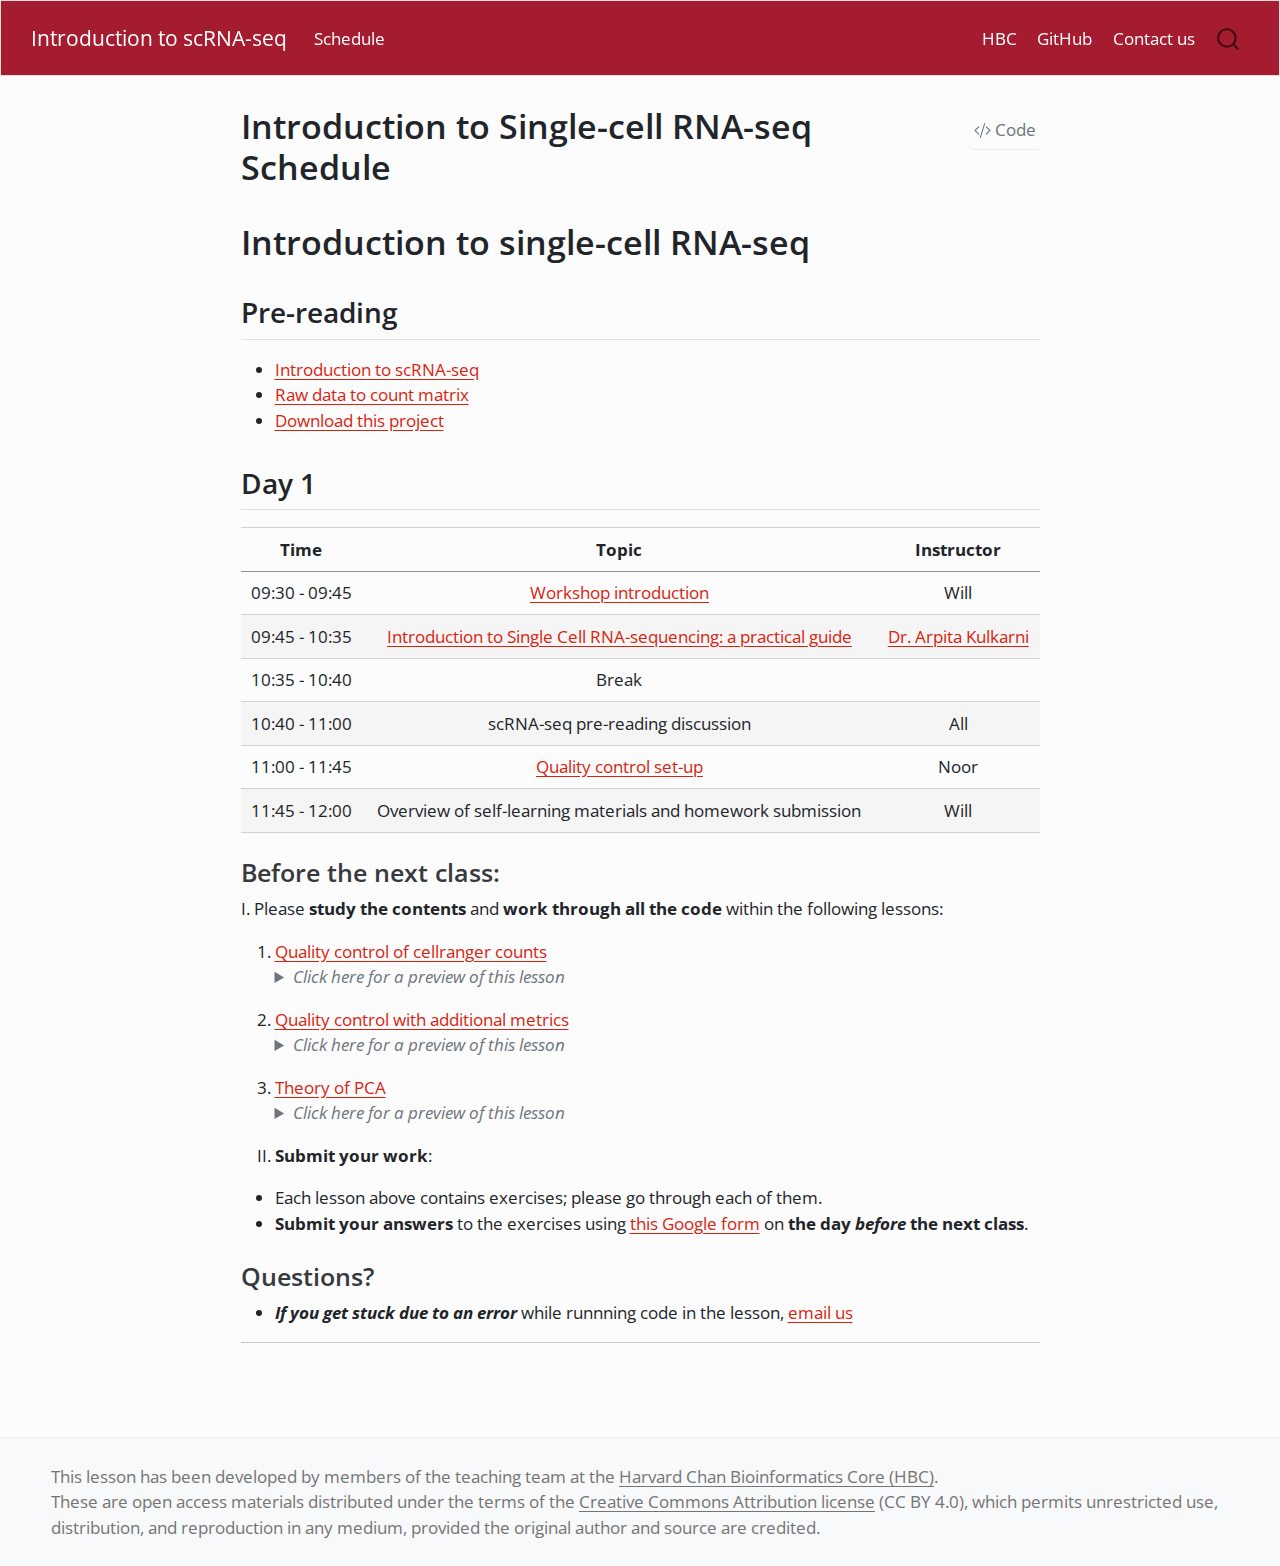
<file: docs/schedule/schedule.html>
<!DOCTYPE html>
<html xmlns="http://www.w3.org/1999/xhtml" lang="en" xml:lang="en"><head>

<meta charset="utf-8">
<meta name="generator" content="quarto-1.7.32">

<meta name="viewport" content="width=device-width, initial-scale=1.0, user-scalable=yes">


<title>Introduction to Single-cell RNA-seq Schedule – Introduction to scRNA-seq</title>
<style>
code{white-space: pre-wrap;}
span.smallcaps{font-variant: small-caps;}
div.columns{display: flex; gap: min(4vw, 1.5em);}
div.column{flex: auto; overflow-x: auto;}
div.hanging-indent{margin-left: 1.5em; text-indent: -1.5em;}
ul.task-list{list-style: none;}
ul.task-list li input[type="checkbox"] {
  width: 0.8em;
  margin: 0 0.8em 0.2em -1em; /* quarto-specific, see https://github.com/quarto-dev/quarto-cli/issues/4556 */ 
  vertical-align: middle;
}
/* CSS for syntax highlighting */
html { -webkit-text-size-adjust: 100%; }
pre > code.sourceCode { white-space: pre; position: relative; }
pre > code.sourceCode > span { display: inline-block; line-height: 1.25; }
pre > code.sourceCode > span:empty { height: 1.2em; }
.sourceCode { overflow: visible; }
code.sourceCode > span { color: inherit; text-decoration: inherit; }
div.sourceCode { margin: 1em 0; }
pre.sourceCode { margin: 0; }
@media screen {
div.sourceCode { overflow: auto; }
}
@media print {
pre > code.sourceCode { white-space: pre-wrap; }
pre > code.sourceCode > span { text-indent: -5em; padding-left: 5em; }
}
pre.numberSource code
  { counter-reset: source-line 0; }
pre.numberSource code > span
  { position: relative; left: -4em; counter-increment: source-line; }
pre.numberSource code > span > a:first-child::before
  { content: counter(source-line);
    position: relative; left: -1em; text-align: right; vertical-align: baseline;
    border: none; display: inline-block;
    -webkit-touch-callout: none; -webkit-user-select: none;
    -khtml-user-select: none; -moz-user-select: none;
    -ms-user-select: none; user-select: none;
    padding: 0 4px; width: 4em;
  }
pre.numberSource { margin-left: 3em;  padding-left: 4px; }
div.sourceCode
  {   }
@media screen {
pre > code.sourceCode > span > a:first-child::before { text-decoration: underline; }
}
</style>


<script src="../site_libs/quarto-nav/quarto-nav.js"></script>
<script src="../site_libs/quarto-nav/headroom.min.js"></script>
<script src="../site_libs/clipboard/clipboard.min.js"></script>
<script src="../site_libs/quarto-search/autocomplete.umd.js"></script>
<script src="../site_libs/quarto-search/fuse.min.js"></script>
<script src="../site_libs/quarto-search/quarto-search.js"></script>
<meta name="quarto:offset" content="../">
<script src="../site_libs/quarto-html/quarto.js" type="module"></script>
<script src="../site_libs/quarto-html/tabsets/tabsets.js" type="module"></script>
<script src="../site_libs/quarto-html/popper.min.js"></script>
<script src="../site_libs/quarto-html/tippy.umd.min.js"></script>
<script src="../site_libs/quarto-html/anchor.min.js"></script>
<link href="../site_libs/quarto-html/tippy.css" rel="stylesheet">
<link href="../site_libs/quarto-html/quarto-syntax-highlighting-37eea08aefeeee20ff55810ff984fec1.css" rel="stylesheet" id="quarto-text-highlighting-styles">
<script src="../site_libs/bootstrap/bootstrap.min.js"></script>
<link href="../site_libs/bootstrap/bootstrap-icons.css" rel="stylesheet">
<link href="../site_libs/bootstrap/bootstrap-67e3698c9357a87fd1a0e9aab97ce577.min.css" rel="stylesheet" append-hash="true" id="quarto-bootstrap" data-mode="light">
<script id="quarto-search-options" type="application/json">{
  "location": "navbar",
  "copy-button": false,
  "collapse-after": 3,
  "panel-placement": "end",
  "type": "overlay",
  "limit": 50,
  "keyboard-shortcut": [
    "f",
    "/",
    "s"
  ],
  "show-item-context": false,
  "language": {
    "search-no-results-text": "No results",
    "search-matching-documents-text": "matching documents",
    "search-copy-link-title": "Copy link to search",
    "search-hide-matches-text": "Hide additional matches",
    "search-more-match-text": "more match in this document",
    "search-more-matches-text": "more matches in this document",
    "search-clear-button-title": "Clear",
    "search-text-placeholder": "",
    "search-detached-cancel-button-title": "Cancel",
    "search-submit-button-title": "Submit",
    "search-label": "Search"
  }
}</script>


<link rel="stylesheet" href="../css/styles.css">
</head>

<body class="nav-fixed fullcontent quarto-light">

<div id="quarto-search-results"></div>
  <header id="quarto-header" class="headroom fixed-top">
    <nav class="navbar navbar-expand-lg " data-bs-theme="dark">
      <div class="navbar-container container-fluid">
      <div class="navbar-brand-container mx-auto">
    <a class="navbar-brand" href="../index.html">
    <span class="navbar-title">Introduction to scRNA-seq</span>
    </a>
  </div>
            <div id="quarto-search" class="" title="Search"></div>
          <button class="navbar-toggler" type="button" data-bs-toggle="collapse" data-bs-target="#navbarCollapse" aria-controls="navbarCollapse" role="menu" aria-expanded="false" aria-label="Toggle navigation" onclick="if (window.quartoToggleHeadroom) { window.quartoToggleHeadroom(); }">
  <span class="navbar-toggler-icon"></span>
</button>
          <div class="collapse navbar-collapse" id="navbarCollapse">
            <ul class="navbar-nav navbar-nav-scroll me-auto">
  <li class="nav-item">
    <a class="nav-link active" href="../schedule/schedule.html" aria-current="page"> 
<span class="menu-text">Schedule</span></a>
  </li>  
</ul>
            <ul class="navbar-nav navbar-nav-scroll ms-auto">
  <li class="nav-item">
    <a class="nav-link" href="https://bioinformatics.sph.harvard.edu/"> 
<span class="menu-text">HBC</span></a>
  </li>  
  <li class="nav-item">
    <a class="nav-link" href="https://github.com/hbctraining/intro_r_rmd"> 
<span class="menu-text">GitHub</span></a>
  </li>  
  <li class="nav-item">
    <a class="nav-link" href="mailto:hbctraining@hsph.harvard.edu"> 
<span class="menu-text">Contact us</span></a>
  </li>  
</ul>
          </div> <!-- /navcollapse -->
            <div class="quarto-navbar-tools">
</div>
      </div> <!-- /container-fluid -->
    </nav>
</header>
<!-- content -->
<div id="quarto-content" class="quarto-container page-columns page-rows-contents page-layout-article page-navbar">
<!-- sidebar -->
<!-- margin-sidebar -->
    
<!-- main -->
<main class="content" id="quarto-document-content">

<header id="title-block-header" class="quarto-title-block default">
<div class="quarto-title">
<div class="quarto-title-block"><div><h1 class="title">Introduction to Single-cell RNA-seq Schedule</h1><button type="button" class="btn code-tools-button" id="quarto-code-tools-source"><i class="bi"></i> Code</button></div></div>
</div>



<div class="quarto-title-meta">

    
  
    
  </div>
  


</header>


<section id="introduction-to-single-cell-rna-seq" class="level1">
<h1>Introduction to single-cell RNA-seq</h1>
<section id="pre-reading" class="level2">
<h2 class="anchored" data-anchor-id="pre-reading">Pre-reading</h2>
<ul>
<li><a href="../lessons/01_intro_to_scRNA-seq.html">Introduction to scRNA-seq</a></li>
<li><a href="../lessons/02_SC_generation_of_count_matrix.html">Raw data to count matrix</a></li>
<li><a href="https://www.dropbox.com/s/vop78wq76h02a2f/single_cell_rnaseq.zip?dl=1">Download this project</a></li>
</ul>
</section>
<section id="day-1" class="level2">
<h2 class="anchored" data-anchor-id="day-1">Day 1</h2>
<table class="caption-top table">
<thead>
<tr class="header">
<th style="text-align: center;">Time</th>
<th style="text-align: center;">Topic</th>
<th style="text-align: center;">Instructor</th>
</tr>
</thead>
<tbody>
<tr class="odd">
<td style="text-align: center;">09:30 - 09:45</td>
<td style="text-align: center;"><a href="../slides/workshop_intro_slides.pdf">Workshop introduction</a></td>
<td style="text-align: center;">Will</td>
</tr>
<tr class="even">
<td style="text-align: center;">09:45 - 10:35</td>
<td style="text-align: center;"><a href="../slides/072624_Chan_scRNAseq_workshop_Arpita_Kulkarni.pdf">Introduction to Single Cell RNA-sequencing: a practical guide</a></td>
<td style="text-align: center;"><a href="https://singlecellcore.hms.harvard.edu/people/arpita-kulkarni-phd">Dr.&nbsp;Arpita Kulkarni</a></td>
</tr>
<tr class="odd">
<td style="text-align: center;">10:35 - 10:40</td>
<td style="text-align: center;">Break</td>
<td style="text-align: center;"></td>
</tr>
<tr class="even">
<td style="text-align: center;">10:40 - 11:00</td>
<td style="text-align: center;">scRNA-seq pre-reading discussion</td>
<td style="text-align: center;">All</td>
</tr>
<tr class="odd">
<td style="text-align: center;">11:00 - 11:45</td>
<td style="text-align: center;"><a href="../lessons/03_SC_quality_control-setup.html">Quality control set-up</a></td>
<td style="text-align: center;">Noor</td>
</tr>
<tr class="even">
<td style="text-align: center;">11:45 - 12:00</td>
<td style="text-align: center;">Overview of self-learning materials and homework submission</td>
<td style="text-align: center;">Will</td>
</tr>
</tbody>
</table>
<section id="before-the-next-class" class="level3">
<h3 class="anchored" data-anchor-id="before-the-next-class">Before the next class:</h3>
<p>I. Please <strong>study the contents</strong> and <strong>work through all the code</strong> within the following lessons:</p>
<ol type="1">
<li><a href="../lessons/04_cellranger_QC.html">Quality control of cellranger counts</a>
<details>
<summary>
<i>Click here for a preview of this lesson</i>
</summary>
<br>Before you start any analysis, it’s important to know whether or not you have good quality cells. At these early stages you can flag or remove samples that could produce erroneous results downstream. <br><br>In this lesson you will:<br> - Discuss the outputs of cellranger and how to run it <br> - Review web summary HTML report<br> - Create plots from metrics_summary.csv file <br><br>
</details></li>
<li><a href="../lessons/04_SC_quality_control.html">Quality control with additional metrics</a>
<details>
<summary>
<i>Click here for a preview of this lesson</i>
</summary>
<br>In addition to the QC generated by cellranger, we can also compute some of our own metrics based on the raw data we have loaded into our Seurat object. <br><br>In this lesson you will:<br> - Compute essential QC metrics for each sample<br> - Create plots to visualize metrics across cells per sample<br> - Critically evaluate each plot and learn what each QC metric means<br><br>
</details></li>
<li><a href="../lessons/05_theory_of_PCA.html">Theory of PCA</a>
<details>
<summary>
<i>Click here for a preview of this lesson</i>
</summary>
<br>Before we can begin the next steps of the workflow, we need to make sure you have a good understanding of Principal Components Analysis (PCA). This method will be utilized in the scRNA-seq analysis workflow, and this foundation will help you better navigate those steps and interpretation of results.<br><br>
</details></li>
</ol>
<ol start="2" type="I">
<li><strong>Submit your work</strong>:</li>
</ol>
<ul>
<li>Each lesson above contains exercises; please go through each of them.</li>
<li><strong>Submit your answers</strong> to the exercises using <a href="https://docs.google.com/forms/d/e/1FAIpQLSf4zw37eUcuNCmHxCLikg3JENoxGWIuv5c_5pqHdYNId81Arg/viewform">this Google form</a> on <strong>the day <em>before</em> the next class</strong>.</li>
</ul>
</section>
<section id="questions" class="level3">
<h3 class="anchored" data-anchor-id="questions">Questions?</h3>
<ul>
<li><strong><em>If you get stuck due to an error</em></strong> while runnning code in the lesson, <a href="mailto:hbctraining@hsph.harvard.edu">email us</a></li>
</ul>
<hr>


<!-- -->

</section>
</section>
</section>

</main> <!-- /main -->
<script id="quarto-html-after-body" type="application/javascript">
  window.document.addEventListener("DOMContentLoaded", function (event) {
    const icon = "";
    const anchorJS = new window.AnchorJS();
    anchorJS.options = {
      placement: 'right',
      icon: icon
    };
    anchorJS.add('.anchored');
    const isCodeAnnotation = (el) => {
      for (const clz of el.classList) {
        if (clz.startsWith('code-annotation-')) {                     
          return true;
        }
      }
      return false;
    }
    const onCopySuccess = function(e) {
      // button target
      const button = e.trigger;
      // don't keep focus
      button.blur();
      // flash "checked"
      button.classList.add('code-copy-button-checked');
      var currentTitle = button.getAttribute("title");
      button.setAttribute("title", "Copied!");
      let tooltip;
      if (window.bootstrap) {
        button.setAttribute("data-bs-toggle", "tooltip");
        button.setAttribute("data-bs-placement", "left");
        button.setAttribute("data-bs-title", "Copied!");
        tooltip = new bootstrap.Tooltip(button, 
          { trigger: "manual", 
            customClass: "code-copy-button-tooltip",
            offset: [0, -8]});
        tooltip.show();    
      }
      setTimeout(function() {
        if (tooltip) {
          tooltip.hide();
          button.removeAttribute("data-bs-title");
          button.removeAttribute("data-bs-toggle");
          button.removeAttribute("data-bs-placement");
        }
        button.setAttribute("title", currentTitle);
        button.classList.remove('code-copy-button-checked');
      }, 1000);
      // clear code selection
      e.clearSelection();
    }
    const getTextToCopy = function(trigger) {
        const codeEl = trigger.previousElementSibling.cloneNode(true);
        for (const childEl of codeEl.children) {
          if (isCodeAnnotation(childEl)) {
            childEl.remove();
          }
        }
        return codeEl.innerText;
    }
    const clipboard = new window.ClipboardJS('.code-copy-button:not([data-in-quarto-modal])', {
      text: getTextToCopy
    });
    clipboard.on('success', onCopySuccess);
    if (window.document.getElementById('quarto-embedded-source-code-modal')) {
      const clipboardModal = new window.ClipboardJS('.code-copy-button[data-in-quarto-modal]', {
        text: getTextToCopy,
        container: window.document.getElementById('quarto-embedded-source-code-modal')
      });
      clipboardModal.on('success', onCopySuccess);
    }
    const viewSource = window.document.getElementById('quarto-view-source') ||
                       window.document.getElementById('quarto-code-tools-source');
    if (viewSource) {
      const sourceUrl = viewSource.getAttribute("data-quarto-source-url");
      viewSource.addEventListener("click", function(e) {
        if (sourceUrl) {
          // rstudio viewer pane
          if (/\bcapabilities=\b/.test(window.location)) {
            window.open(sourceUrl);
          } else {
            window.location.href = sourceUrl;
          }
        } else {
          const modal = new bootstrap.Modal(document.getElementById('quarto-embedded-source-code-modal'));
          modal.show();
        }
        return false;
      });
    }
    function toggleCodeHandler(show) {
      return function(e) {
        const detailsSrc = window.document.querySelectorAll(".cell > details > .sourceCode");
        for (let i=0; i<detailsSrc.length; i++) {
          const details = detailsSrc[i].parentElement;
          if (show) {
            details.open = true;
          } else {
            details.removeAttribute("open");
          }
        }
        const cellCodeDivs = window.document.querySelectorAll(".cell > .sourceCode");
        const fromCls = show ? "hidden" : "unhidden";
        const toCls = show ? "unhidden" : "hidden";
        for (let i=0; i<cellCodeDivs.length; i++) {
          const codeDiv = cellCodeDivs[i];
          if (codeDiv.classList.contains(fromCls)) {
            codeDiv.classList.remove(fromCls);
            codeDiv.classList.add(toCls);
          } 
        }
        return false;
      }
    }
    const hideAllCode = window.document.getElementById("quarto-hide-all-code");
    if (hideAllCode) {
      hideAllCode.addEventListener("click", toggleCodeHandler(false));
    }
    const showAllCode = window.document.getElementById("quarto-show-all-code");
    if (showAllCode) {
      showAllCode.addEventListener("click", toggleCodeHandler(true));
    }
      var localhostRegex = new RegExp(/^(?:http|https):\/\/localhost\:?[0-9]*\//);
      var mailtoRegex = new RegExp(/^mailto:/);
        var filterRegex = new RegExp('/' + window.location.host + '/');
      var isInternal = (href) => {
          return filterRegex.test(href) || localhostRegex.test(href) || mailtoRegex.test(href);
      }
      // Inspect non-navigation links and adorn them if external
     var links = window.document.querySelectorAll('a[href]:not(.nav-link):not(.navbar-brand):not(.toc-action):not(.sidebar-link):not(.sidebar-item-toggle):not(.pagination-link):not(.no-external):not([aria-hidden]):not(.dropdown-item):not(.quarto-navigation-tool):not(.about-link)');
      for (var i=0; i<links.length; i++) {
        const link = links[i];
        if (!isInternal(link.href)) {
          // undo the damage that might have been done by quarto-nav.js in the case of
          // links that we want to consider external
          if (link.dataset.originalHref !== undefined) {
            link.href = link.dataset.originalHref;
          }
        }
      }
    function tippyHover(el, contentFn, onTriggerFn, onUntriggerFn) {
      const config = {
        allowHTML: true,
        maxWidth: 500,
        delay: 100,
        arrow: false,
        appendTo: function(el) {
            return el.parentElement;
        },
        interactive: true,
        interactiveBorder: 10,
        theme: 'quarto',
        placement: 'bottom-start',
      };
      if (contentFn) {
        config.content = contentFn;
      }
      if (onTriggerFn) {
        config.onTrigger = onTriggerFn;
      }
      if (onUntriggerFn) {
        config.onUntrigger = onUntriggerFn;
      }
      window.tippy(el, config); 
    }
    const noterefs = window.document.querySelectorAll('a[role="doc-noteref"]');
    for (var i=0; i<noterefs.length; i++) {
      const ref = noterefs[i];
      tippyHover(ref, function() {
        // use id or data attribute instead here
        let href = ref.getAttribute('data-footnote-href') || ref.getAttribute('href');
        try { href = new URL(href).hash; } catch {}
        const id = href.replace(/^#\/?/, "");
        const note = window.document.getElementById(id);
        if (note) {
          return note.innerHTML;
        } else {
          return "";
        }
      });
    }
    const xrefs = window.document.querySelectorAll('a.quarto-xref');
    const processXRef = (id, note) => {
      // Strip column container classes
      const stripColumnClz = (el) => {
        el.classList.remove("page-full", "page-columns");
        if (el.children) {
          for (const child of el.children) {
            stripColumnClz(child);
          }
        }
      }
      stripColumnClz(note)
      if (id === null || id.startsWith('sec-')) {
        // Special case sections, only their first couple elements
        const container = document.createElement("div");
        if (note.children && note.children.length > 2) {
          container.appendChild(note.children[0].cloneNode(true));
          for (let i = 1; i < note.children.length; i++) {
            const child = note.children[i];
            if (child.tagName === "P" && child.innerText === "") {
              continue;
            } else {
              container.appendChild(child.cloneNode(true));
              break;
            }
          }
          if (window.Quarto?.typesetMath) {
            window.Quarto.typesetMath(container);
          }
          return container.innerHTML
        } else {
          if (window.Quarto?.typesetMath) {
            window.Quarto.typesetMath(note);
          }
          return note.innerHTML;
        }
      } else {
        // Remove any anchor links if they are present
        const anchorLink = note.querySelector('a.anchorjs-link');
        if (anchorLink) {
          anchorLink.remove();
        }
        if (window.Quarto?.typesetMath) {
          window.Quarto.typesetMath(note);
        }
        if (note.classList.contains("callout")) {
          return note.outerHTML;
        } else {
          return note.innerHTML;
        }
      }
    }
    for (var i=0; i<xrefs.length; i++) {
      const xref = xrefs[i];
      tippyHover(xref, undefined, function(instance) {
        instance.disable();
        let url = xref.getAttribute('href');
        let hash = undefined; 
        if (url.startsWith('#')) {
          hash = url;
        } else {
          try { hash = new URL(url).hash; } catch {}
        }
        if (hash) {
          const id = hash.replace(/^#\/?/, "");
          const note = window.document.getElementById(id);
          if (note !== null) {
            try {
              const html = processXRef(id, note.cloneNode(true));
              instance.setContent(html);
            } finally {
              instance.enable();
              instance.show();
            }
          } else {
            // See if we can fetch this
            fetch(url.split('#')[0])
            .then(res => res.text())
            .then(html => {
              const parser = new DOMParser();
              const htmlDoc = parser.parseFromString(html, "text/html");
              const note = htmlDoc.getElementById(id);
              if (note !== null) {
                const html = processXRef(id, note);
                instance.setContent(html);
              } 
            }).finally(() => {
              instance.enable();
              instance.show();
            });
          }
        } else {
          // See if we can fetch a full url (with no hash to target)
          // This is a special case and we should probably do some content thinning / targeting
          fetch(url)
          .then(res => res.text())
          .then(html => {
            const parser = new DOMParser();
            const htmlDoc = parser.parseFromString(html, "text/html");
            const note = htmlDoc.querySelector('main.content');
            if (note !== null) {
              // This should only happen for chapter cross references
              // (since there is no id in the URL)
              // remove the first header
              if (note.children.length > 0 && note.children[0].tagName === "HEADER") {
                note.children[0].remove();
              }
              const html = processXRef(null, note);
              instance.setContent(html);
            } 
          }).finally(() => {
            instance.enable();
            instance.show();
          });
        }
      }, function(instance) {
      });
    }
        let selectedAnnoteEl;
        const selectorForAnnotation = ( cell, annotation) => {
          let cellAttr = 'data-code-cell="' + cell + '"';
          let lineAttr = 'data-code-annotation="' +  annotation + '"';
          const selector = 'span[' + cellAttr + '][' + lineAttr + ']';
          return selector;
        }
        const selectCodeLines = (annoteEl) => {
          const doc = window.document;
          const targetCell = annoteEl.getAttribute("data-target-cell");
          const targetAnnotation = annoteEl.getAttribute("data-target-annotation");
          const annoteSpan = window.document.querySelector(selectorForAnnotation(targetCell, targetAnnotation));
          const lines = annoteSpan.getAttribute("data-code-lines").split(",");
          const lineIds = lines.map((line) => {
            return targetCell + "-" + line;
          })
          let top = null;
          let height = null;
          let parent = null;
          if (lineIds.length > 0) {
              //compute the position of the single el (top and bottom and make a div)
              const el = window.document.getElementById(lineIds[0]);
              top = el.offsetTop;
              height = el.offsetHeight;
              parent = el.parentElement.parentElement;
            if (lineIds.length > 1) {
              const lastEl = window.document.getElementById(lineIds[lineIds.length - 1]);
              const bottom = lastEl.offsetTop + lastEl.offsetHeight;
              height = bottom - top;
            }
            if (top !== null && height !== null && parent !== null) {
              // cook up a div (if necessary) and position it 
              let div = window.document.getElementById("code-annotation-line-highlight");
              if (div === null) {
                div = window.document.createElement("div");
                div.setAttribute("id", "code-annotation-line-highlight");
                div.style.position = 'absolute';
                parent.appendChild(div);
              }
              div.style.top = top - 2 + "px";
              div.style.height = height + 4 + "px";
              div.style.left = 0;
              let gutterDiv = window.document.getElementById("code-annotation-line-highlight-gutter");
              if (gutterDiv === null) {
                gutterDiv = window.document.createElement("div");
                gutterDiv.setAttribute("id", "code-annotation-line-highlight-gutter");
                gutterDiv.style.position = 'absolute';
                const codeCell = window.document.getElementById(targetCell);
                const gutter = codeCell.querySelector('.code-annotation-gutter');
                gutter.appendChild(gutterDiv);
              }
              gutterDiv.style.top = top - 2 + "px";
              gutterDiv.style.height = height + 4 + "px";
            }
            selectedAnnoteEl = annoteEl;
          }
        };
        const unselectCodeLines = () => {
          const elementsIds = ["code-annotation-line-highlight", "code-annotation-line-highlight-gutter"];
          elementsIds.forEach((elId) => {
            const div = window.document.getElementById(elId);
            if (div) {
              div.remove();
            }
          });
          selectedAnnoteEl = undefined;
        };
          // Handle positioning of the toggle
      window.addEventListener(
        "resize",
        throttle(() => {
          elRect = undefined;
          if (selectedAnnoteEl) {
            selectCodeLines(selectedAnnoteEl);
          }
        }, 10)
      );
      function throttle(fn, ms) {
      let throttle = false;
      let timer;
        return (...args) => {
          if(!throttle) { // first call gets through
              fn.apply(this, args);
              throttle = true;
          } else { // all the others get throttled
              if(timer) clearTimeout(timer); // cancel #2
              timer = setTimeout(() => {
                fn.apply(this, args);
                timer = throttle = false;
              }, ms);
          }
        };
      }
        // Attach click handler to the DT
        const annoteDls = window.document.querySelectorAll('dt[data-target-cell]');
        for (const annoteDlNode of annoteDls) {
          annoteDlNode.addEventListener('click', (event) => {
            const clickedEl = event.target;
            if (clickedEl !== selectedAnnoteEl) {
              unselectCodeLines();
              const activeEl = window.document.querySelector('dt[data-target-cell].code-annotation-active');
              if (activeEl) {
                activeEl.classList.remove('code-annotation-active');
              }
              selectCodeLines(clickedEl);
              clickedEl.classList.add('code-annotation-active');
            } else {
              // Unselect the line
              unselectCodeLines();
              clickedEl.classList.remove('code-annotation-active');
            }
          });
        }
    const findCites = (el) => {
      const parentEl = el.parentElement;
      if (parentEl) {
        const cites = parentEl.dataset.cites;
        if (cites) {
          return {
            el,
            cites: cites.split(' ')
          };
        } else {
          return findCites(el.parentElement)
        }
      } else {
        return undefined;
      }
    };
    var bibliorefs = window.document.querySelectorAll('a[role="doc-biblioref"]');
    for (var i=0; i<bibliorefs.length; i++) {
      const ref = bibliorefs[i];
      const citeInfo = findCites(ref);
      if (citeInfo) {
        tippyHover(citeInfo.el, function() {
          var popup = window.document.createElement('div');
          citeInfo.cites.forEach(function(cite) {
            var citeDiv = window.document.createElement('div');
            citeDiv.classList.add('hanging-indent');
            citeDiv.classList.add('csl-entry');
            var biblioDiv = window.document.getElementById('ref-' + cite);
            if (biblioDiv) {
              citeDiv.innerHTML = biblioDiv.innerHTML;
            }
            popup.appendChild(citeDiv);
          });
          return popup.innerHTML;
        });
      }
    }
  });
  </script><div class="modal fade" id="quarto-embedded-source-code-modal" tabindex="-1" aria-labelledby="quarto-embedded-source-code-modal-label" aria-hidden="true"><div class="modal-dialog modal-dialog-scrollable"><div class="modal-content"><div class="modal-header"><h5 class="modal-title" id="quarto-embedded-source-code-modal-label">Source Code</h5><button class="btn-close" data-bs-dismiss="modal"></button></div><div class="modal-body"><div class="">
<div class="sourceCode" id="cb1" data-shortcodes="false"><pre class="sourceCode markdown code-with-copy"><code class="sourceCode markdown"><span id="cb1-1"><a href="#cb1-1" aria-hidden="true" tabindex="-1"></a><span class="co">---</span></span>
<span id="cb1-2"><a href="#cb1-2" aria-hidden="true" tabindex="-1"></a><span class="an">title:</span><span class="co"> Introduction to Single-cell RNA-seq Schedule</span></span>
<span id="cb1-3"><a href="#cb1-3" aria-hidden="true" tabindex="-1"></a><span class="an">sidebar:</span><span class="co"> false</span></span>
<span id="cb1-4"><a href="#cb1-4" aria-hidden="true" tabindex="-1"></a><span class="an">toc:</span><span class="co"> false</span></span>
<span id="cb1-5"><a href="#cb1-5" aria-hidden="true" tabindex="-1"></a><span class="an">execute:</span><span class="co"> </span></span>
<span id="cb1-6"><a href="#cb1-6" aria-hidden="true" tabindex="-1"></a><span class="co">  eval: false</span></span>
<span id="cb1-7"><a href="#cb1-7" aria-hidden="true" tabindex="-1"></a><span class="co">---</span></span>
<span id="cb1-8"><a href="#cb1-8" aria-hidden="true" tabindex="-1"></a></span>
<span id="cb1-9"><a href="#cb1-9" aria-hidden="true" tabindex="-1"></a><span class="fu"># Introduction to single-cell RNA-seq</span></span>
<span id="cb1-10"><a href="#cb1-10" aria-hidden="true" tabindex="-1"></a></span>
<span id="cb1-11"><a href="#cb1-11" aria-hidden="true" tabindex="-1"></a><span class="fu">## Pre-reading</span></span>
<span id="cb1-12"><a href="#cb1-12" aria-hidden="true" tabindex="-1"></a></span>
<span id="cb1-13"><a href="#cb1-13" aria-hidden="true" tabindex="-1"></a><span class="ss">* </span><span class="co">[</span><span class="ot">Introduction to scRNA-seq</span><span class="co">](../lessons/01_intro_to_scRNA-seq.qmd)</span></span>
<span id="cb1-14"><a href="#cb1-14" aria-hidden="true" tabindex="-1"></a><span class="ss">* </span><span class="co">[</span><span class="ot">Raw data to count matrix</span><span class="co">](../lessons/02_SC_generation_of_count_matrix.qmd)</span></span>
<span id="cb1-15"><a href="#cb1-15" aria-hidden="true" tabindex="-1"></a><span class="ss">* </span><span class="co">[</span><span class="ot">Download this project</span><span class="co">](https://www.dropbox.com/s/vop78wq76h02a2f/single_cell_rnaseq.zip?dl=1)</span></span>
<span id="cb1-16"><a href="#cb1-16" aria-hidden="true" tabindex="-1"></a></span>
<span id="cb1-17"><a href="#cb1-17" aria-hidden="true" tabindex="-1"></a><span class="fu">## Day 1</span></span>
<span id="cb1-18"><a href="#cb1-18" aria-hidden="true" tabindex="-1"></a></span>
<span id="cb1-19"><a href="#cb1-19" aria-hidden="true" tabindex="-1"></a><span class="pp">|</span> Time <span class="pp">|</span>  Topic  <span class="pp">|</span> Instructor <span class="pp">|</span></span>
<span id="cb1-20"><a href="#cb1-20" aria-hidden="true" tabindex="-1"></a><span class="pp">|:-----------:|:----------:|:--------:|</span></span>
<span id="cb1-21"><a href="#cb1-21" aria-hidden="true" tabindex="-1"></a><span class="pp">|</span> 09:30 - 09:45 <span class="pp">|</span> <span class="co">[</span><span class="ot">Workshop introduction</span><span class="co">](../slides/workshop_intro_slides.pdf)</span> <span class="pp">|</span> Will <span class="pp">|</span></span>
<span id="cb1-22"><a href="#cb1-22" aria-hidden="true" tabindex="-1"></a><span class="pp">|</span> 09:45 - 10:35<span class="pp">|</span> <span class="co">[</span><span class="ot">Introduction to Single Cell RNA-sequencing: a practical guide</span><span class="co">](../slides/072624_Chan_scRNAseq_workshop_Arpita_Kulkarni.pdf)</span> <span class="pp">|</span> <span class="co">[</span><span class="ot">Dr. Arpita Kulkarni</span><span class="co">](https://singlecellcore.hms.harvard.edu/people/arpita-kulkarni-phd)</span> <span class="pp">|</span></span>
<span id="cb1-23"><a href="#cb1-23" aria-hidden="true" tabindex="-1"></a><span class="pp">|</span> 10:35 - 10:40 <span class="pp">|</span> Break <span class="pp">|</span></span>
<span id="cb1-24"><a href="#cb1-24" aria-hidden="true" tabindex="-1"></a><span class="pp">|</span> 10:40 - 11:00 <span class="pp">|</span> scRNA-seq pre-reading discussion <span class="pp">|</span> All <span class="pp">|</span></span>
<span id="cb1-25"><a href="#cb1-25" aria-hidden="true" tabindex="-1"></a><span class="pp">|</span> 11:00 - 11:45 <span class="pp">|</span> <span class="co">[</span><span class="ot">Quality control set-up</span><span class="co">](../lessons/03_SC_quality_control-setup.ipynb)</span> <span class="pp">|</span> Noor <span class="pp">|</span></span>
<span id="cb1-26"><a href="#cb1-26" aria-hidden="true" tabindex="-1"></a><span class="pp">|</span> 11:45 - 12:00 <span class="pp">|</span> Overview of self-learning materials and homework submission <span class="pp">|</span> Will <span class="pp">|</span></span>
<span id="cb1-27"><a href="#cb1-27" aria-hidden="true" tabindex="-1"></a></span>
<span id="cb1-28"><a href="#cb1-28" aria-hidden="true" tabindex="-1"></a><span class="fu">### Before the next class:</span></span>
<span id="cb1-29"><a href="#cb1-29" aria-hidden="true" tabindex="-1"></a></span>
<span id="cb1-30"><a href="#cb1-30" aria-hidden="true" tabindex="-1"></a>I. Please **study the contents** and **work through all the code** within the following lessons:</span>
<span id="cb1-31"><a href="#cb1-31" aria-hidden="true" tabindex="-1"></a> </span>
<span id="cb1-32"><a href="#cb1-32" aria-hidden="true" tabindex="-1"></a><span class="ss">   1. </span><span class="co">[</span><span class="ot">Quality control of cellranger counts</span><span class="co">](../lessons/04_cellranger_QC.ipynb)</span></span>
<span id="cb1-33"><a href="#cb1-33" aria-hidden="true" tabindex="-1"></a>      <span class="dt">&lt;</span><span class="kw">details</span><span class="dt">&gt;</span></span>
<span id="cb1-34"><a href="#cb1-34" aria-hidden="true" tabindex="-1"></a>       <span class="dt">&lt;</span><span class="kw">summary</span><span class="dt">&gt;&lt;</span><span class="kw">i</span><span class="dt">&gt;</span>Click here for a preview of this lesson<span class="dt">&lt;/</span><span class="kw">i</span><span class="dt">&gt;&lt;/</span><span class="kw">summary</span><span class="dt">&gt;</span></span>
<span id="cb1-35"><a href="#cb1-35" aria-hidden="true" tabindex="-1"></a>       <span class="dt">&lt;</span><span class="kw">br</span><span class="dt">&gt;</span>Before you start any analysis, it’s important to know whether or not you have good quality cells. At these early stages you can flag or remove samples that could produce erroneous results downstream. <span class="dt">&lt;</span><span class="kw">br</span><span class="dt">&gt;&lt;</span><span class="kw">br</span><span class="dt">&gt;</span>In this lesson you will:<span class="dt">&lt;</span><span class="kw">br</span><span class="dt">&gt;</span></span>
<span id="cb1-36"><a href="#cb1-36" aria-hidden="true" tabindex="-1"></a><span class="ss">             - </span>Discuss the outputs of cellranger and how to run it <span class="dt">&lt;</span><span class="kw">br</span><span class="dt">&gt;</span></span>
<span id="cb1-37"><a href="#cb1-37" aria-hidden="true" tabindex="-1"></a><span class="ss">             - </span>Review web summary HTML report<span class="dt">&lt;</span><span class="kw">br</span><span class="dt">&gt;</span></span>
<span id="cb1-38"><a href="#cb1-38" aria-hidden="true" tabindex="-1"></a><span class="ss">             - </span>Create plots from metrics_summary.csv file <span class="dt">&lt;</span><span class="kw">br</span><span class="dt">&gt;&lt;</span><span class="kw">br</span><span class="dt">&gt;</span></span>
<span id="cb1-39"><a href="#cb1-39" aria-hidden="true" tabindex="-1"></a>        <span class="dt">&lt;/</span><span class="kw">details</span><span class="dt">&gt;</span></span>
<span id="cb1-40"><a href="#cb1-40" aria-hidden="true" tabindex="-1"></a></span>
<span id="cb1-41"><a href="#cb1-41" aria-hidden="true" tabindex="-1"></a><span class="ss"> 2.  </span><span class="co">[</span><span class="ot">Quality control with additional metrics</span><span class="co">](../lessons/04_SC_quality_control.ipynb)</span></span>
<span id="cb1-42"><a href="#cb1-42" aria-hidden="true" tabindex="-1"></a>      <span class="dt">&lt;</span><span class="kw">details</span><span class="dt">&gt;</span></span>
<span id="cb1-43"><a href="#cb1-43" aria-hidden="true" tabindex="-1"></a>       <span class="dt">&lt;</span><span class="kw">summary</span><span class="dt">&gt;&lt;</span><span class="kw">i</span><span class="dt">&gt;</span>Click here for a preview of this lesson<span class="dt">&lt;/</span><span class="kw">i</span><span class="dt">&gt;&lt;/</span><span class="kw">summary</span><span class="dt">&gt;</span></span>
<span id="cb1-44"><a href="#cb1-44" aria-hidden="true" tabindex="-1"></a>         <span class="dt">&lt;</span><span class="kw">br</span><span class="dt">&gt;</span>In addition to the QC generated by cellranger, we can also compute some of our own metrics based on the raw data we have loaded into our Seurat object. <span class="dt">&lt;</span><span class="kw">br</span><span class="dt">&gt;&lt;</span><span class="kw">br</span><span class="dt">&gt;</span>In this lesson you will:<span class="dt">&lt;</span><span class="kw">br</span><span class="dt">&gt;</span></span>
<span id="cb1-45"><a href="#cb1-45" aria-hidden="true" tabindex="-1"></a><span class="ss">             - </span>Compute essential QC metrics for each sample<span class="dt">&lt;</span><span class="kw">br</span><span class="dt">&gt;</span></span>
<span id="cb1-46"><a href="#cb1-46" aria-hidden="true" tabindex="-1"></a><span class="ss">             - </span>Create plots to visualize metrics across cells per sample<span class="dt">&lt;</span><span class="kw">br</span><span class="dt">&gt;</span></span>
<span id="cb1-47"><a href="#cb1-47" aria-hidden="true" tabindex="-1"></a><span class="ss">             - </span>Critically evaluate each plot and learn what each QC metric means<span class="dt">&lt;</span><span class="kw">br</span><span class="dt">&gt;&lt;</span><span class="kw">br</span><span class="dt">&gt;</span></span>
<span id="cb1-48"><a href="#cb1-48" aria-hidden="true" tabindex="-1"></a>        <span class="dt">&lt;/</span><span class="kw">details</span><span class="dt">&gt;</span></span>
<span id="cb1-49"><a href="#cb1-49" aria-hidden="true" tabindex="-1"></a>     </span>
<span id="cb1-50"><a href="#cb1-50" aria-hidden="true" tabindex="-1"></a><span class="ss">   3. </span><span class="co">[</span><span class="ot">Theory of PCA</span><span class="co">](../lessons/05_theory_of_PCA.qmd)</span></span>
<span id="cb1-51"><a href="#cb1-51" aria-hidden="true" tabindex="-1"></a>      <span class="dt">&lt;</span><span class="kw">details</span><span class="dt">&gt;</span></span>
<span id="cb1-52"><a href="#cb1-52" aria-hidden="true" tabindex="-1"></a>       <span class="dt">&lt;</span><span class="kw">summary</span><span class="dt">&gt;&lt;</span><span class="kw">i</span><span class="dt">&gt;</span>Click here for a preview of this lesson<span class="dt">&lt;/</span><span class="kw">i</span><span class="dt">&gt;&lt;/</span><span class="kw">summary</span><span class="dt">&gt;</span></span>
<span id="cb1-53"><a href="#cb1-53" aria-hidden="true" tabindex="-1"></a>         <span class="dt">&lt;</span><span class="kw">br</span><span class="dt">&gt;</span>Before we can begin the next steps of the workflow, we need to make sure you have a good understanding of Principal Components Analysis (PCA). This method will be utilized in the scRNA-seq analysis workflow, and this foundation will help you better navigate those steps and interpretation of results.<span class="dt">&lt;</span><span class="kw">br</span><span class="dt">&gt;&lt;</span><span class="kw">br</span><span class="dt">&gt;</span></span>
<span id="cb1-54"><a href="#cb1-54" aria-hidden="true" tabindex="-1"></a>        <span class="dt">&lt;/</span><span class="kw">details</span><span class="dt">&gt;</span></span>
<span id="cb1-55"><a href="#cb1-55" aria-hidden="true" tabindex="-1"></a>         </span>
<span id="cb1-56"><a href="#cb1-56" aria-hidden="true" tabindex="-1"></a></span>
<span id="cb1-57"><a href="#cb1-57" aria-hidden="true" tabindex="-1"></a>II. **Submit your work**:</span>
<span id="cb1-58"><a href="#cb1-58" aria-hidden="true" tabindex="-1"></a><span class="ss">   * </span>Each lesson above contains exercises; please go through each of them.</span>
<span id="cb1-59"><a href="#cb1-59" aria-hidden="true" tabindex="-1"></a><span class="ss">   * </span>**Submit your answers** to the exercises using [this Google form](https://docs.google.com/forms/d/e/1FAIpQLSf4zw37eUcuNCmHxCLikg3JENoxGWIuv5c_5pqHdYNId81Arg/viewform) on **the day *before* the next class**.</span>
<span id="cb1-60"><a href="#cb1-60" aria-hidden="true" tabindex="-1"></a>   </span>
<span id="cb1-61"><a href="#cb1-61" aria-hidden="true" tabindex="-1"></a></span>
<span id="cb1-62"><a href="#cb1-62" aria-hidden="true" tabindex="-1"></a></span>
<span id="cb1-63"><a href="#cb1-63" aria-hidden="true" tabindex="-1"></a><span class="fu">### Questions?</span></span>
<span id="cb1-64"><a href="#cb1-64" aria-hidden="true" tabindex="-1"></a><span class="ss">* </span>***If you get stuck due to an error*** while runnning code in the lesson, <span class="co">[</span><span class="ot">email us</span><span class="co">](mailto:hbctraining@hsph.harvard.edu)</span> </span>
<span id="cb1-65"><a href="#cb1-65" aria-hidden="true" tabindex="-1"></a></span>
<span id="cb1-66"><a href="#cb1-66" aria-hidden="true" tabindex="-1"></a>***</span></code><button title="Copy to Clipboard" class="code-copy-button" data-in-quarto-modal=""><i class="bi"></i></button></pre></div>
</div></div></div></div></div>
</div> <!-- /content -->
<footer class="footer">
  <div class="nav-footer">
    <div class="nav-footer-left">
      &nbsp;
    </div>   
    <div class="nav-footer-center">
<p>This lesson has been developed by members of the teaching team at the <a href="http://bioinformatics.sph.harvard.edu/">Harvard Chan Bioinformatics Core (HBC)</a>. <br> These are open access materials distributed under the terms of the <a href="https://creativecommons.org/licenses/by/4.0/">Creative Commons Attribution license</a> (CC BY 4.0), which permits unrestricted use, distribution, and reproduction in any medium, provided the original author and source are credited.</p>
</div>
    <div class="nav-footer-right">
      &nbsp;
    </div>
  </div>
</footer>




</body></html>
</file>
<file: docs/site_libs/quarto-html/tippy.css>
.tippy-box[data-animation=fade][data-state=hidden]{opacity:0}[data-tippy-root]{max-width:calc(100vw - 10px)}.tippy-box{position:relative;background-color:#333;color:#fff;border-radius:4px;font-size:14px;line-height:1.4;white-space:normal;outline:0;transition-property:transform,visibility,opacity}.tippy-box[data-placement^=top]>.tippy-arrow{bottom:0}.tippy-box[data-placement^=top]>.tippy-arrow:before{bottom:-7px;left:0;border-width:8px 8px 0;border-top-color:initial;transform-origin:center top}.tippy-box[data-placement^=bottom]>.tippy-arrow{top:0}.tippy-box[data-placement^=bottom]>.tippy-arrow:before{top:-7px;left:0;border-width:0 8px 8px;border-bottom-color:initial;transform-origin:center bottom}.tippy-box[data-placement^=left]>.tippy-arrow{right:0}.tippy-box[data-placement^=left]>.tippy-arrow:before{border-width:8px 0 8px 8px;border-left-color:initial;right:-7px;transform-origin:center left}.tippy-box[data-placement^=right]>.tippy-arrow{left:0}.tippy-box[data-placement^=right]>.tippy-arrow:before{left:-7px;border-width:8px 8px 8px 0;border-right-color:initial;transform-origin:center right}.tippy-box[data-inertia][data-state=visible]{transition-timing-function:cubic-bezier(.54,1.5,.38,1.11)}.tippy-arrow{width:16px;height:16px;color:#333}.tippy-arrow:before{content:"";position:absolute;border-color:transparent;border-style:solid}.tippy-content{position:relative;padding:5px 9px;z-index:1}
</file>
<file: docs/site_libs/quarto-html/quarto-syntax-highlighting-37eea08aefeeee20ff55810ff984fec1.css>
/* quarto syntax highlight colors */
:root {
  --quarto-hl-ot-color: #003B4F;
  --quarto-hl-at-color: #657422;
  --quarto-hl-ss-color: #20794D;
  --quarto-hl-an-color: #5E5E5E;
  --quarto-hl-fu-color: #4758AB;
  --quarto-hl-st-color: #20794D;
  --quarto-hl-cf-color: #003B4F;
  --quarto-hl-op-color: #5E5E5E;
  --quarto-hl-er-color: #AD0000;
  --quarto-hl-bn-color: #AD0000;
  --quarto-hl-al-color: #AD0000;
  --quarto-hl-va-color: #111111;
  --quarto-hl-bu-color: inherit;
  --quarto-hl-ex-color: inherit;
  --quarto-hl-pp-color: #AD0000;
  --quarto-hl-in-color: #5E5E5E;
  --quarto-hl-vs-color: #20794D;
  --quarto-hl-wa-color: #5E5E5E;
  --quarto-hl-do-color: #5E5E5E;
  --quarto-hl-im-color: #00769E;
  --quarto-hl-ch-color: #20794D;
  --quarto-hl-dt-color: #AD0000;
  --quarto-hl-fl-color: #AD0000;
  --quarto-hl-co-color: #5E5E5E;
  --quarto-hl-cv-color: #5E5E5E;
  --quarto-hl-cn-color: #8f5902;
  --quarto-hl-sc-color: #5E5E5E;
  --quarto-hl-dv-color: #AD0000;
  --quarto-hl-kw-color: #003B4F;
}

/* other quarto variables */
:root {
  --quarto-font-monospace: SFMono-Regular, Menlo, Monaco, Consolas, "Liberation Mono", "Courier New", monospace;
}

/* syntax highlight based on Pandoc's rules */
pre > code.sourceCode > span {
  color: #003B4F;
}

code.sourceCode > span {
  color: #003B4F;
}

div.sourceCode,
div.sourceCode pre.sourceCode {
  color: #003B4F;
}

/* Normal */
code span {
  color: #003B4F;
}

/* Alert */
code span.al {
  color: #AD0000;
  font-style: inherit;
}

/* Annotation */
code span.an {
  color: #5E5E5E;
  font-style: inherit;
}

/* Attribute */
code span.at {
  color: #657422;
  font-style: inherit;
}

/* BaseN */
code span.bn {
  color: #AD0000;
  font-style: inherit;
}

/* BuiltIn */
code span.bu {
  font-style: inherit;
}

/* ControlFlow */
code span.cf {
  color: #003B4F;
  font-weight: bold;
  font-style: inherit;
}

/* Char */
code span.ch {
  color: #20794D;
  font-style: inherit;
}

/* Constant */
code span.cn {
  color: #8f5902;
  font-style: inherit;
}

/* Comment */
code span.co {
  color: #5E5E5E;
  font-style: inherit;
}

/* CommentVar */
code span.cv {
  color: #5E5E5E;
  font-style: italic;
}

/* Documentation */
code span.do {
  color: #5E5E5E;
  font-style: italic;
}

/* DataType */
code span.dt {
  color: #AD0000;
  font-style: inherit;
}

/* DecVal */
code span.dv {
  color: #AD0000;
  font-style: inherit;
}

/* Error */
code span.er {
  color: #AD0000;
  font-style: inherit;
}

/* Extension */
code span.ex {
  font-style: inherit;
}

/* Float */
code span.fl {
  color: #AD0000;
  font-style: inherit;
}

/* Function */
code span.fu {
  color: #4758AB;
  font-style: inherit;
}

/* Import */
code span.im {
  color: #00769E;
  font-style: inherit;
}

/* Information */
code span.in {
  color: #5E5E5E;
  font-style: inherit;
}

/* Keyword */
code span.kw {
  color: #003B4F;
  font-weight: bold;
  font-style: inherit;
}

/* Operator */
code span.op {
  color: #5E5E5E;
  font-style: inherit;
}

/* Other */
code span.ot {
  color: #003B4F;
  font-style: inherit;
}

/* Preprocessor */
code span.pp {
  color: #AD0000;
  font-style: inherit;
}

/* SpecialChar */
code span.sc {
  color: #5E5E5E;
  font-style: inherit;
}

/* SpecialString */
code span.ss {
  color: #20794D;
  font-style: inherit;
}

/* String */
code span.st {
  color: #20794D;
  font-style: inherit;
}

/* Variable */
code span.va {
  color: #111111;
  font-style: inherit;
}

/* VerbatimString */
code span.vs {
  color: #20794D;
  font-style: inherit;
}

/* Warning */
code span.wa {
  color: #5E5E5E;
  font-style: italic;
}

.prevent-inlining {
  content: "</";
}

/*# sourceMappingURL=27d3d809615f7771493d095567f04340.css.map */
</file>
<file: docs/css/styles.css>
/* Alternative rows in tables are gray */
.table tr:nth-child(even) {
  background-color: #f5f5f5;
}


/* For Quarto code output blocks */
.cell-output, 
.cell-output-stdout, 
.cell-output-stderr,
.cell-output-display {
  background-color: #f5f5f5 !important;  /* Light gray */
  padding: 0.5em 1em;
  border-radius: 5px;
  margin-bottom: 1em;
}


/* Stretch left footer across all columns for Quarto footers */
footer.footer .nav-footer {
  display: block !important;
  max-width: 100vw;
  margin-left: calc(-50vw + 50%);
  margin-right: calc(-50vw + 50%);
  background: #f8f9fa;
  border-top: 1px solid #eee;
  text-align: left;
  padding: 1em 0.5em 1em 1.5em;
  box-sizing: border-box;
}
footer.footer .nav-footer-center {
  max-width: 100vw !important;
  padding: 0.5em;
  margin-left: 1em;
  margin-right: 1em;
  display: block !important;
  float: none !important;
  font-size: 1em;
  text-align: left;
}
footer.footer .nav-footer-left,
footer.footer .nav-footer-right {
  display: none !important;
}


/* Harvard Crimson: #A51C30 */
/* For Quarto Bootstrap dark navbars: */
.navbar, .navbar-dark {
  background-color: #a51c30 !important;
}

/* For navbar items and hover/focus states */
.navbar .nav-link,
.navbar .navbar-brand {
  color: #fff !important;
}

.navbar .nav-link:hover,
.navbar .nav-link:focus {
  color: #ffd700 !important;   /* gold/yellow hover, optional */
}

/* If your navbar is light/white by default, also force text to white: */
.navbar-light .navbar-nav .nav-link,
.navbar-light .navbar-brand {
  color: #fff !important;
}


/* Center all images that are direct children of the main content (not inside tables or callouts) */
main img,
.quarto-figure img {
  display: block;
  margin-left: auto;
  margin-right: auto;
  /* Optional: vertical space above/below */
  margin-top: 1em;
  margin-bottom: 1em;
}

/* Remove the box styling */
.quarto-title-block {
  background: none !important;
  box-shadow: none !important;
  border: none !important;
  padding: 0 !important;
  margin-bottom: 1em !important;
  text-align: left !important;
}

/* Hide only the author, affiliation, date, subtitle, etc */
.quarto-title-author,
.quarto-title-affiliation,
.quarto-title-date,
.quarto-title-subtitle,
.quarto-title-lang,
.quarto-title-abstract,
.quarto-title-meta,
#quarto-article-details
{
  display: none !important;
}

/* Make sure images aren't larger than window size */

img {
  max-width: 100%;
  height: auto;
  display: block;
}

/* Hide breadcrumbs for both possible classnames */
.quarto-breadcrumbs,
.quarto-page-breadcrumbs {
  display: none !important;
}
</file>
